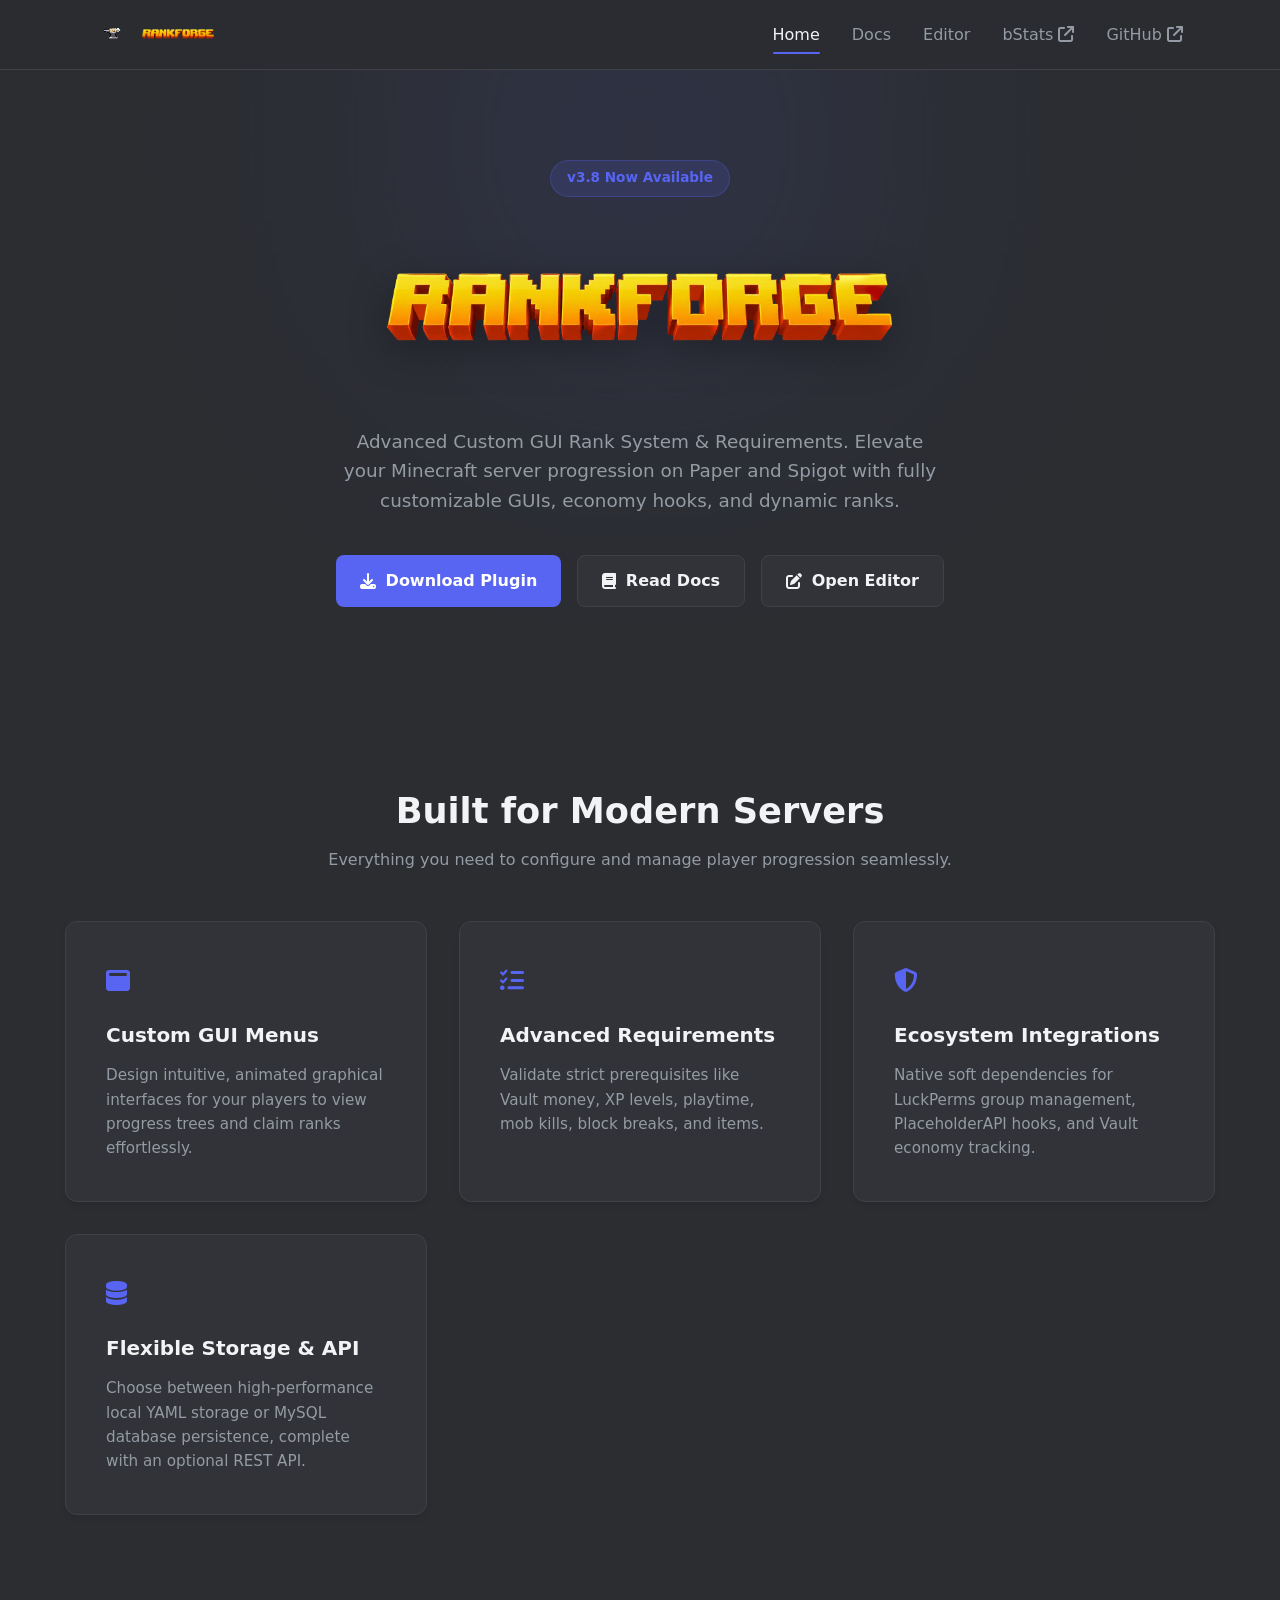
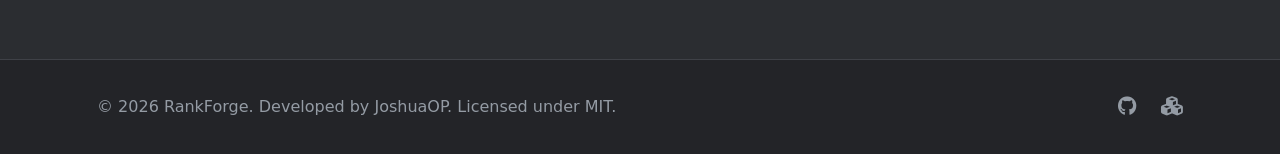
<file: index.html>
<!DOCTYPE html>
<html lang="en">
<head>
    <meta charset="UTF-8">
    <meta name="viewport" content="width=device-width, initial-scale=1.0">
    <title>RankForge - Home</title>
    <meta name="description" content="A modular, production-ready Minecraft rank management plugin for Paper and Spigot with custom GUIs, Vault integration, and dynamic progression requirements.">
    
    <!-- Open Graph / Social Preview Meta Tags -->
    <meta property="og:title" content="RankForge - Advanced Minecraft Rank Management">
    <meta property="og:description" content="Elevate your Minecraft server progression with fully customizable GUIs, Vault/LuckPerms integration, and dynamic requirements.">
    <meta property="og:type" content="website">

    <link rel="stylesheet" href="css/style.css">
    <link rel="stylesheet" href="https://cdnjs.cloudflare.com/ajax/libs/font-awesome/6.4.0/css/all.min.css">
</head>
<body>

    <!-- Header / Navigation -->
    <header class="navbar">
        <div class="container nav-container">
            <a href="index.html" class="logo-brand">
                <img src="assets/img/icon.png" alt="RankForge Icon" class="nav-icon">
                <img src="assets/img/logo.png" alt="RankForge Logo" class="nav-logo-img">
            </a>
            <nav class="nav-links" id="navLinks">
                <a href="index.html" class="active">Home</a>
                <a href="docs/index.html">Docs</a>
                <a href="editor/index.html">Editor</a>
                <a href="https://bstats.org/plugin/bukkit/RankForge/31704" target="_blank" rel="noreferrer">bStats <i class="fa-solid fa-arrow-up-right-from-square"></i></a>
                <a href="https://github.com/JoshuaOP/RankForge" target="_blank" rel="noreferrer">GitHub <i class="fa-solid fa-arrow-up-right-from-square"></i></a>
            </nav>
            <div class="hamburger" id="hamburger">
                <i class="fa-solid fa-bars"></i>
            </div>
        </div>
    </header>

    <!-- Hero Section -->
    <section class="hero">
        <div class="hero-glow"></div>
        <div class="container hero-content">
            <div class="badge">v3.8 Now Available</div>
            
            <!-- Custom Logo Graphic -->
            <div class="hero-logo-container">
                <img src="assets/img/logo.png" alt="RankForge Logo" class="hero-logo">
            </div>

            <p>Advanced Custom GUI Rank System & Requirements. Elevate your Minecraft server progression on Paper and Spigot with fully customizable GUIs, economy hooks, and dynamic ranks.</p>
            
            <div class="hero-btns">
                <a href="https://www.spigotmc.org/resources/%E2%9C%A6rankforge-%E2%9A%A1-advanced-custom-gui-rank-system-requirements.134929/" target="_blank" class="btn btn-primary">
                    <i class="fa-solid fa-download"></i> Download Plugin
                </a>
                <a href="docs/index.html" class="btn btn-secondary">
                    <i class="fa-solid fa-book"></i> Read Docs
                </a>
                <a href="editor/index.html" class="btn btn-secondary">
                    <i class="fa-solid fa-pen-to-square"></i> Open Editor
                </a>
            </div>
        </div>
    </section>

    <!-- Features Section -->
    <section class="features container">
        <h2>Built for Modern Servers</h2>
        <p class="section-subtitle">Everything you need to configure and manage player progression seamlessly.</p>
        
        <div class="feature-grid">
            <div class="feature-card">
                <div class="icon-box"><i class="fa-solid fa-window-maximize"></i></div>
                <h3>Custom GUI Menus</h3>
                <p>Design intuitive, animated graphical interfaces for your players to view progress trees and claim ranks effortlessly.</p>
            </div>
            
            <div class="feature-card">
                <div class="icon-box"><i class="fa-solid fa-list-check"></i></div>
                <h3>Advanced Requirements</h3>
                <p>Validate strict prerequisites like Vault money, XP levels, playtime, mob kills, block breaks, and items.</p>
            </div>
            
            <div class="feature-card">
                <div class="icon-box"><i class="fa-solid fa-shield-halved"></i></div>
                <h3>Ecosystem Integrations</h3>
                <p>Native soft dependencies for LuckPerms group management, PlaceholderAPI hooks, and Vault economy tracking.</p>
            </div>

            <div class="feature-card">
                <div class="icon-box"><i class="fa-solid fa-database"></i></div>
                <h3>Flexible Storage & API</h3>
                <p>Choose between high-performance local YAML storage or MySQL database persistence, complete with an optional REST API.</p>
            </div>
        </div>
    </section>

    <!-- Footer -->
    <footer>
        <div class="container footer-content">
            <p>&copy; 2026 RankForge. Developed by JoshuaOP. Licensed under MIT.</p>
            <div class="social-links">
                <a href="https://github.com/JoshuaOP/RankForge" target="_blank" aria-label="GitHub Repository"><i class="fa-brands fa-github"></i></a>
                <a href="https://www.spigotmc.org/" target="_blank" aria-label="SpigotMC Resource"><i class="fa-solid fa-cubes"></i></a>
            </div>
        </div>
    </footer>

    <script src="js/main.js"></script>
</body>
</html>
</file>
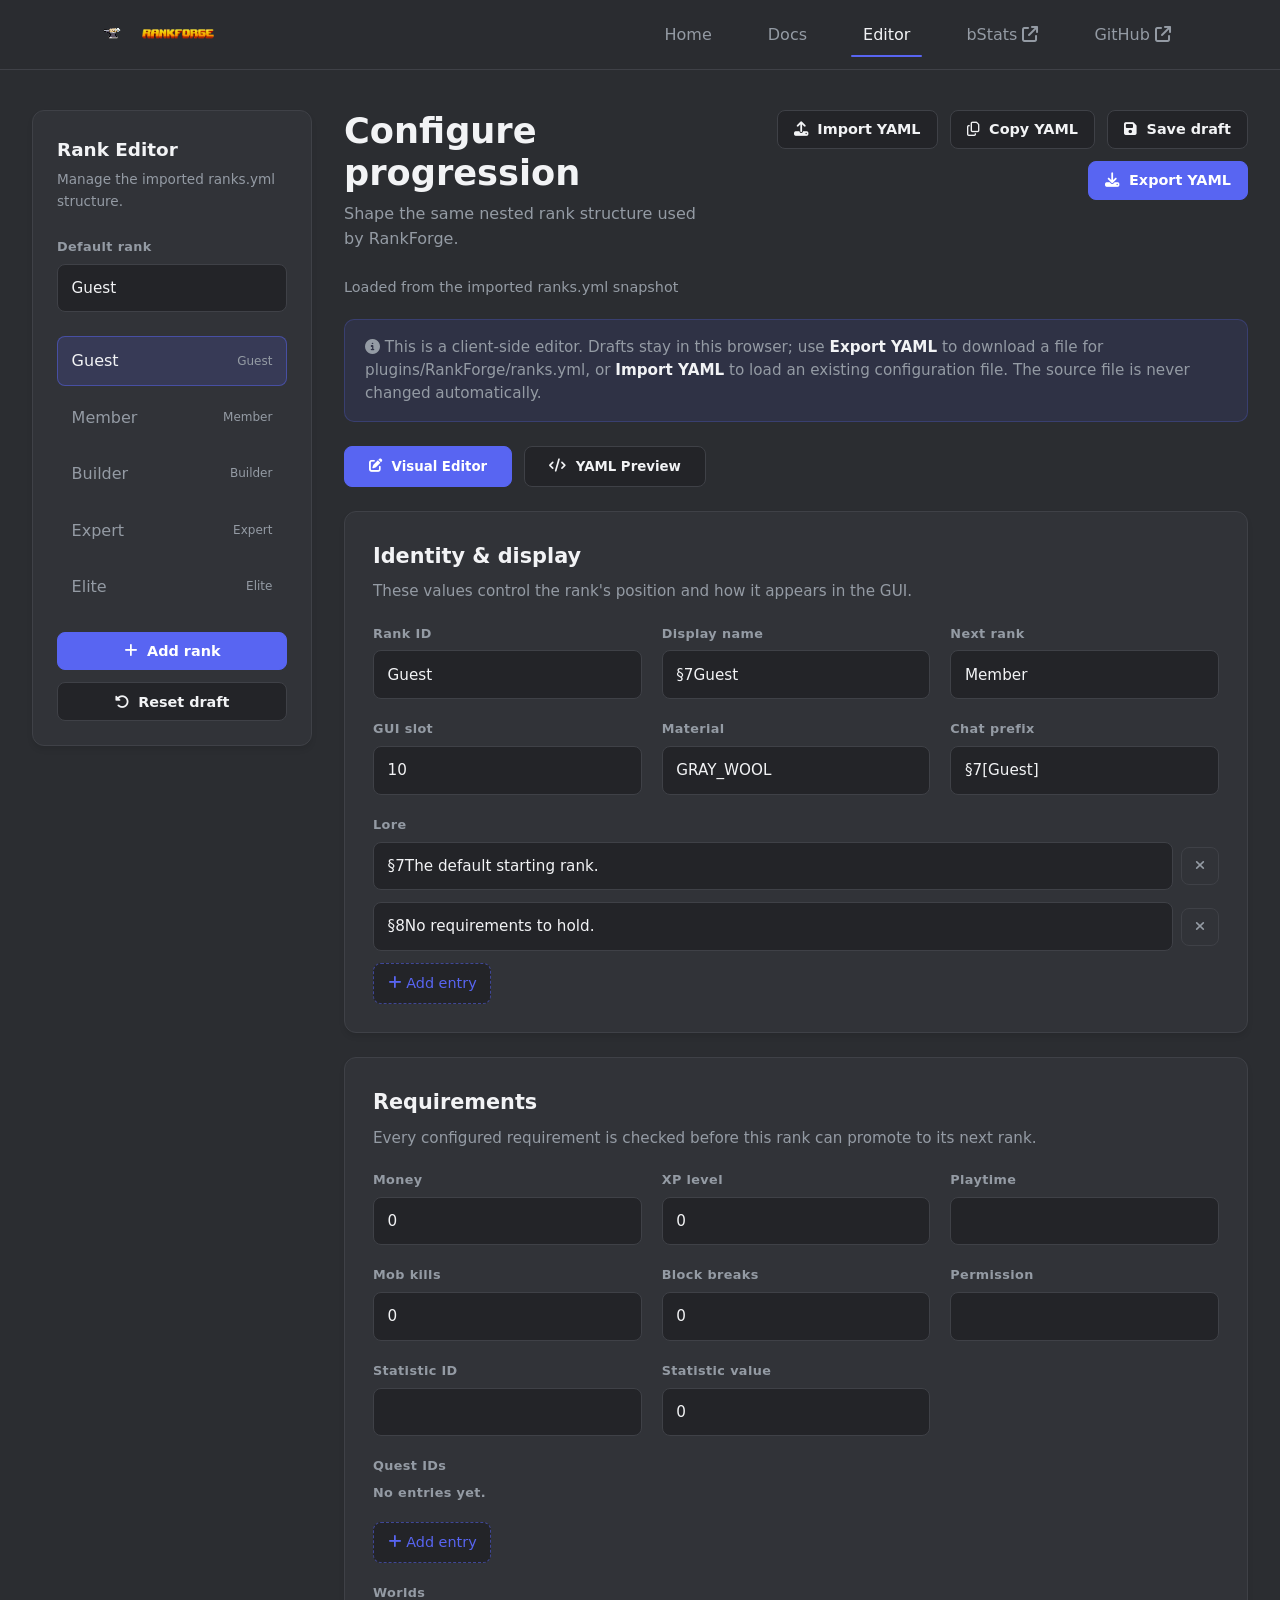
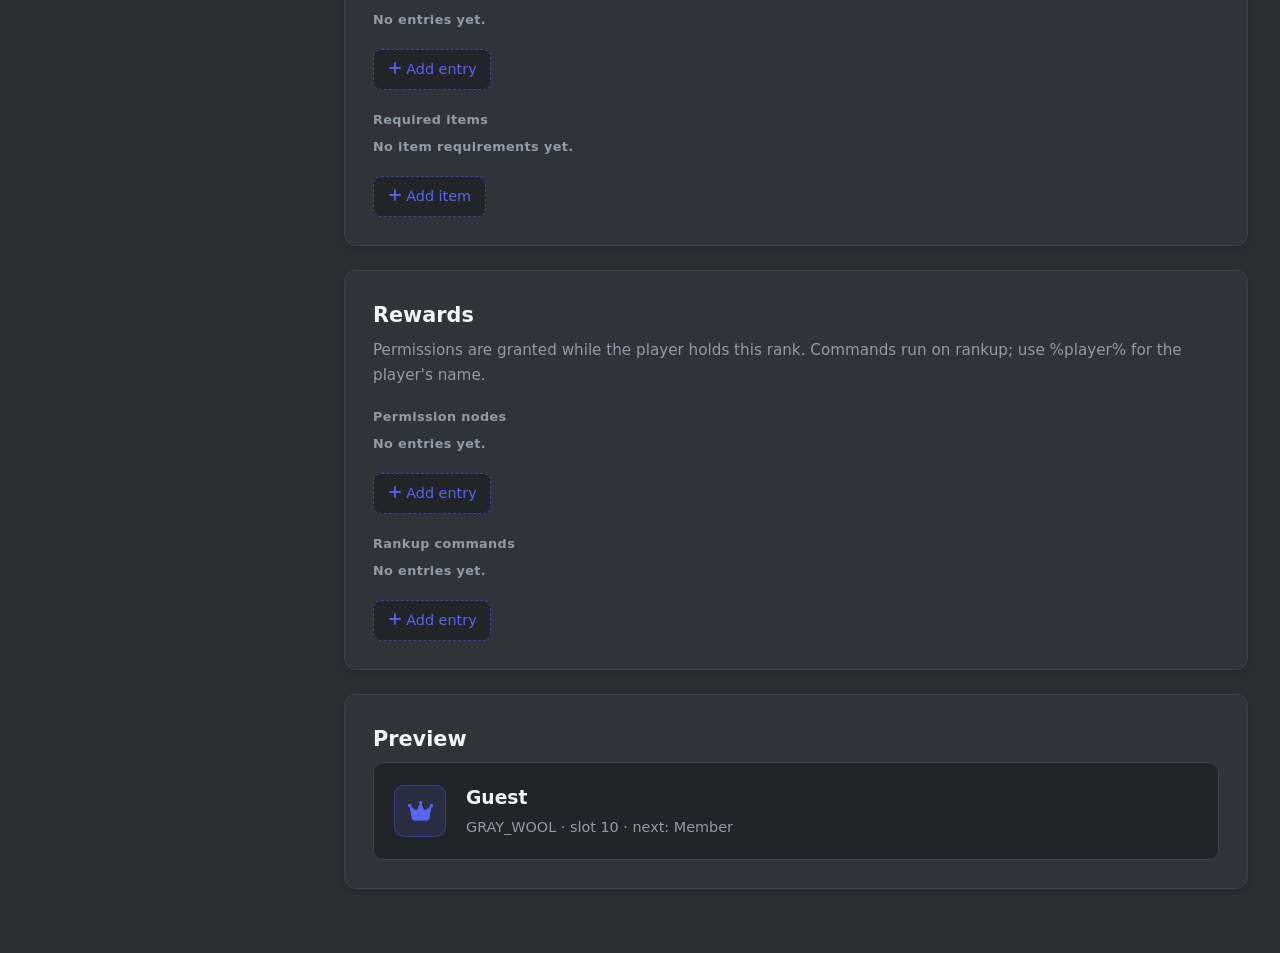
<file: editor/index.html>
<!DOCTYPE html>
<html lang="en">
<head>
    <meta charset="UTF-8">
    <meta name="viewport" content="width=device-width, initial-scale=1.0">
    <meta name="description" content="Edit and export RankForge rank definitions in a browser-friendly interface.">
    <link rel="icon" href="../assets/img/icon.png">
    <title>RankForge Editor</title>
    <link rel="stylesheet" href="../css/style.css">
    <link rel="stylesheet" href="editor.css">
    <link rel="stylesheet" href="https://cdnjs.cloudflare.com/ajax/libs/font-awesome/6.4.0/css/all.min.css">
</head>
<body>
    <header class="navbar">
        <div class="container nav-container">
            <a href="../index.html" class="logo-brand">
                <img src="../assets/img/icon.png" alt="RankForge Icon" class="nav-icon">
                <img src="../assets/img/logo.png" alt="RankForge Logo" class="nav-logo-img">
            </a>
            <nav class="nav-links" id="navLinks">
                <a href="../index.html">Home</a>
                <a href="../docs/index.html">Docs</a>
                <a href="index.html" class="active">Editor</a>
                <a href="https://bstats.org/plugin/bukkit/RankForge/31704" target="_blank" rel="noreferrer">bStats <i class="fa-solid fa-arrow-up-right-from-square"></i></a>
                <a href="https://github.com/JoshuaOP/RankForge" target="_blank" rel="noreferrer">GitHub <i class="fa-solid fa-arrow-up-right-from-square"></i></a>
            </nav>
            <div class="hamburger" id="hamburger">
                <i class="fa-solid fa-bars"></i>
            </div>
        </div>
    </header>

    <div class="editor-shell">
        <aside class="editor-sidebar" aria-label="Rank editor navigation">
            <h2>Rank Editor</h2>
            <p>Manage the imported <code>ranks.yml</code> structure.</p>
            <label class="editor-label" for="defaultRank">Default rank</label>
            <input class="editor-input" id="defaultRank" type="text" value="Guest">
            <div class="editor-rank-list" id="rankList"></div>
            <div class="editor-sidebar-actions">
                <button class="btn btn-primary" id="addRank" type="button"><i class="fa-solid fa-plus"></i> Add rank</button>
                <button class="btn btn-secondary" id="resetDraft" type="button"><i class="fa-solid fa-rotate-left"></i> Reset draft</button>
            </div>
        </aside>

        <main class="editor-main">
            <div class="editor-toolbar">
                <div>
                    <h1>Configure progression</h1>
                    <p>Shape the same nested rank structure used by RankForge.</p>
                </div>
                <div class="editor-toolbar-actions">
                    <button class="btn btn-secondary" id="importYaml" type="button"><i class="fa-solid fa-upload"></i> Import YAML</button>
                    <input type="file" id="importFile" accept=".yml,.yaml" style="display: none;">
                    <button class="btn btn-secondary" id="copyYaml" type="button"><i class="fa-regular fa-copy"></i> Copy YAML</button>
                    <button class="btn btn-secondary" id="saveDraft" type="button"><i class="fa-solid fa-floppy-disk"></i> Save draft</button>
                    <button class="btn btn-primary" id="exportYaml" type="button"><i class="fa-solid fa-download"></i> Export YAML</button>
                </div>
            </div>
            <div class="editor-status" id="editorStatus" role="status" aria-live="polite"></div>
            <div class="editor-notice"><i class="fa-solid fa-circle-info" aria-hidden="true"></i> This is a client-side editor. Drafts stay in this browser; use <strong>Export YAML</strong> to download a file for <code>plugins/RankForge/ranks.yml</code>, or <strong>Import YAML</strong> to load an existing configuration file. The source file is never changed automatically.</div>
            
            <!-- View Mode Switcher Tabs -->
            <div class="editor-view-tabs" style="display: flex; gap: 0.75rem; margin-bottom: 1.5rem;">
                <button class="btn btn-primary" id="tabVisual" type="button"><i class="fa-solid fa-pen-to-square"></i> Visual Editor</button>
                <button class="btn btn-secondary" id="tabYaml" type="button"><i class="fa-solid fa-code"></i> YAML Preview</button>
            </div>

            <!-- Visual Editor View -->
            <div id="visualViewContent">
                <div class="editor-empty" id="editorEmpty" hidden>No rank selected.</div>
                <form id="rankForm" autocomplete="off"></form>
            </div>

            <!-- YAML Preview View -->
            <div id="yamlViewContent" style="display: none;">
                <div class="editor-card">
                    <div style="display: flex; justify-content: space-between; align-items: center; margin-bottom: 1rem;">
                        <h2>ranks.yml Live Preview</h2>
                        <button class="btn btn-secondary" id="previewCopyBtn" type="button" style="padding: 0.4rem 0.8rem; font-size: 0.85rem;"><i class="fa-regular fa-copy"></i> Copy YAML</button>
                    </div>
                    <p>Real-time YAML representation of your configuration ready for <code>plugins/RankForge/ranks.yml</code>.</p>
                    <pre style="background: #1e1f22; border: 1px solid var(--border-color); border-radius: 8px; padding: 1.25rem; color: #a9b7c6; font-family: 'Fira Code', Consolas, Monaco, monospace; font-size: 0.9rem; overflow-x: auto; max-height: 600px; line-height: 1.5;"><code id="yamlPreviewCode">default-rank: Guest
ranks:
  Guest:
    display-name: "&7[Guest]"
    weight: 0
    requirements: []
    rewards: []</code></pre>
                </div>
            </div>
        </main>
    </div>

    <script src="../js/main.js"></script>
    <script src="editor.js"></script>
</body>
</html>
</file>
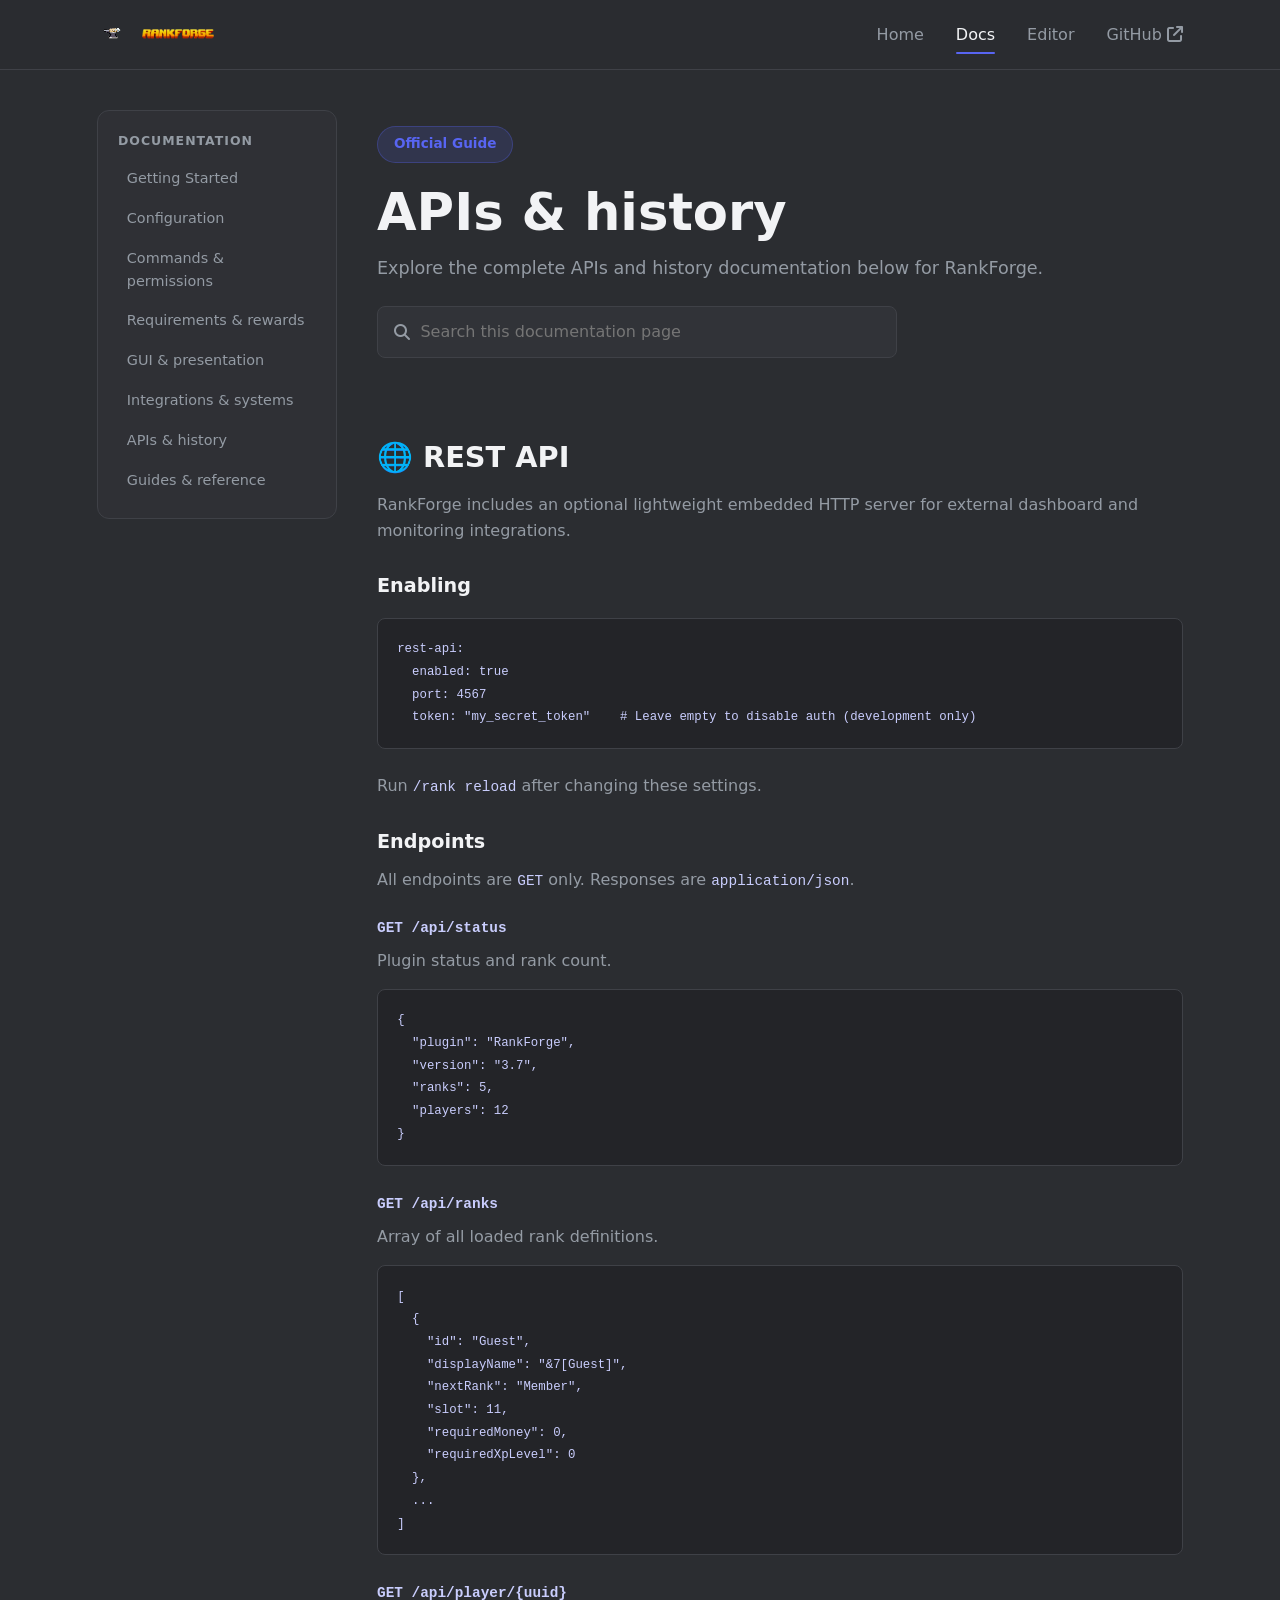
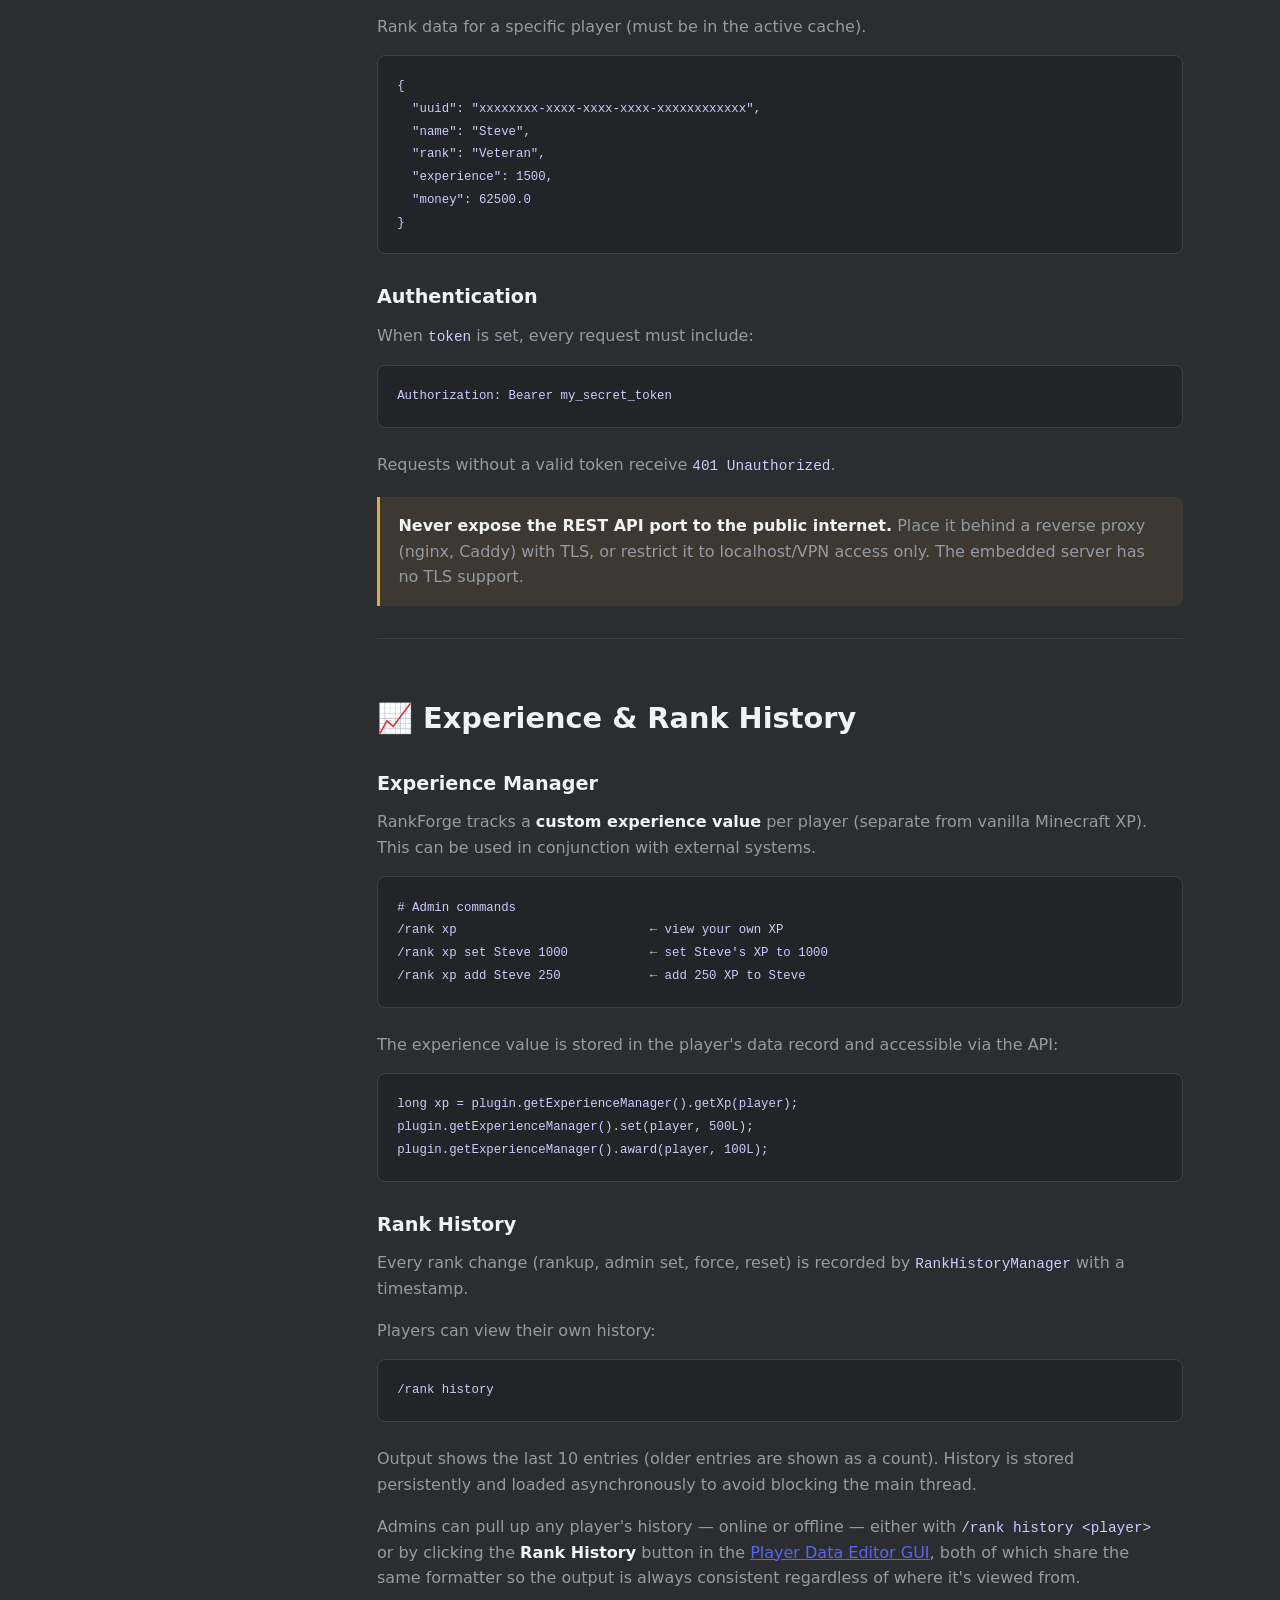
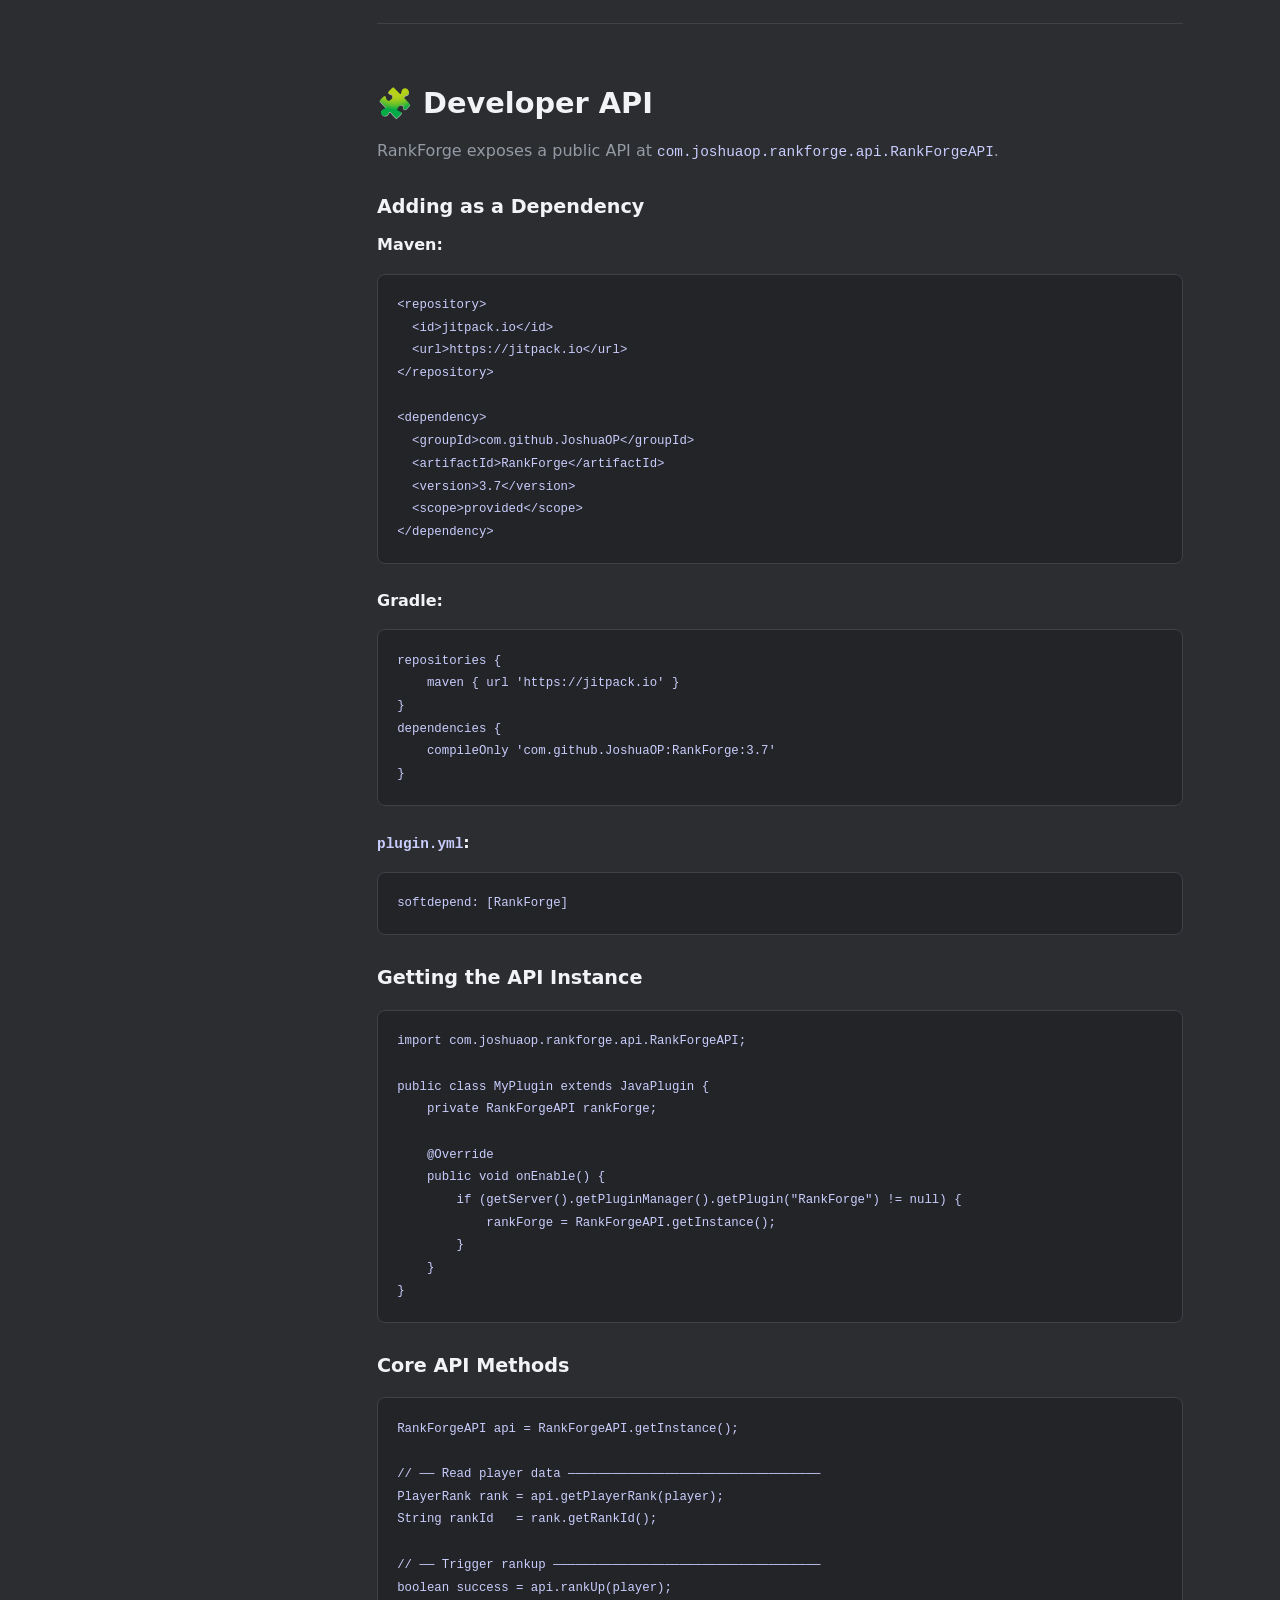
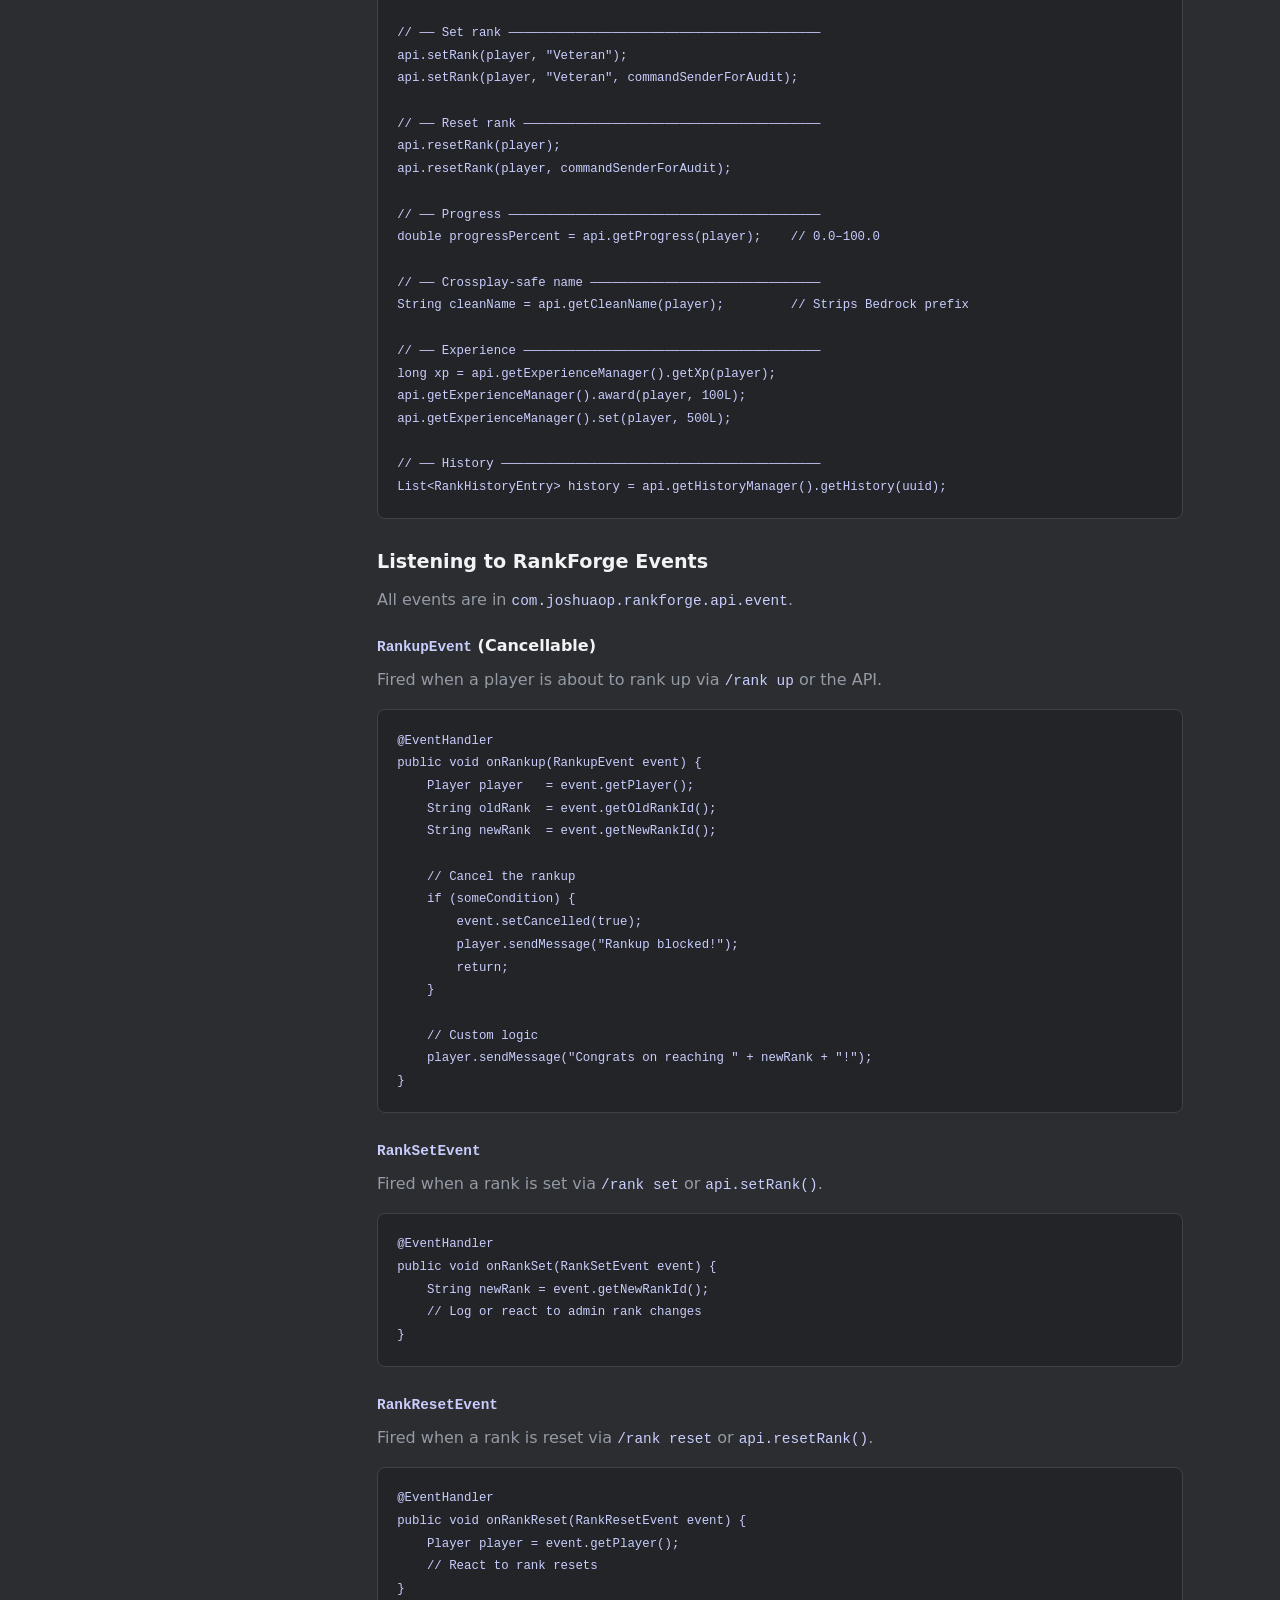
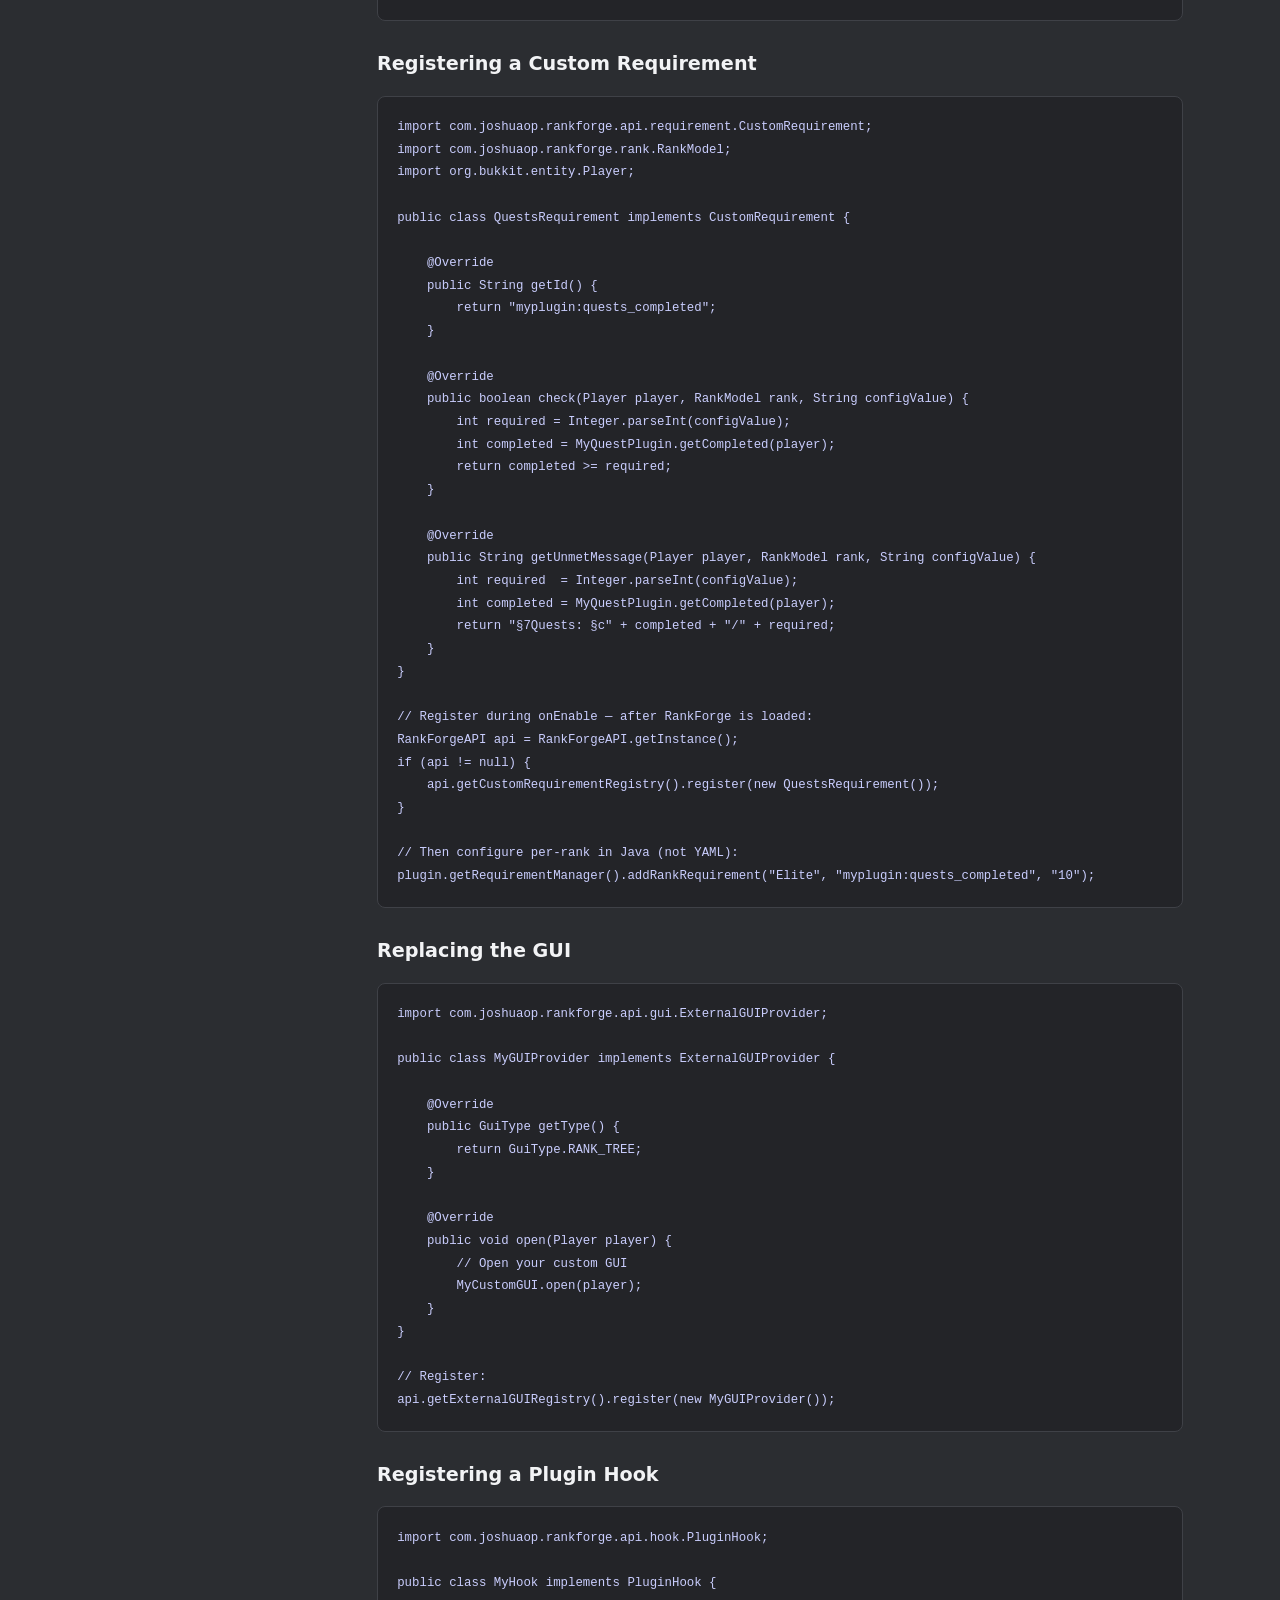
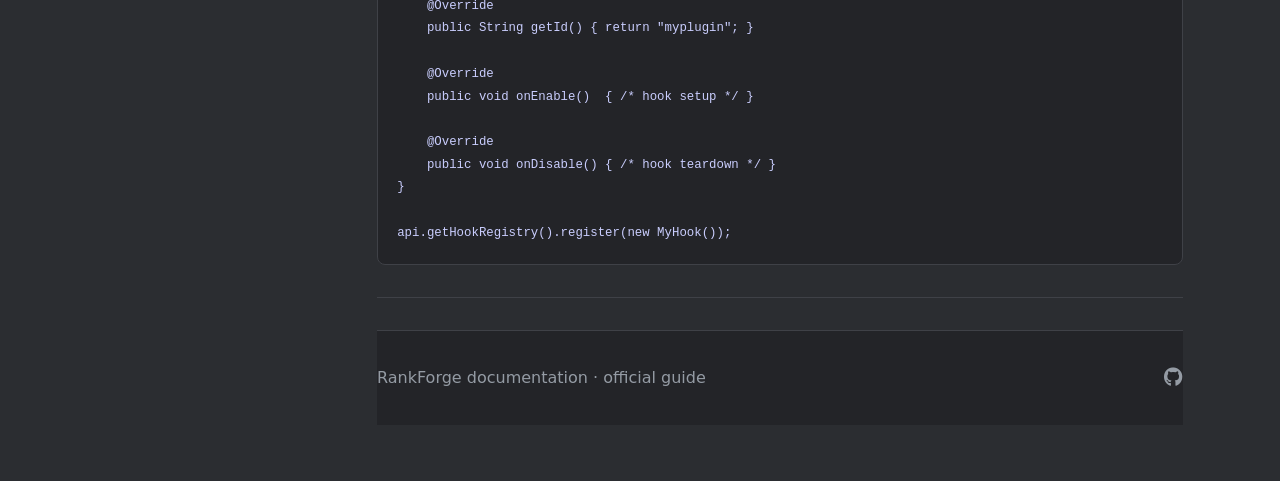
<file: docs/api.html>
<!DOCTYPE html>
<html lang="en">
<head>
    <meta charset="UTF-8">
    <meta name="viewport" content="width=device-width, initial-scale=1.0">
    <meta name="description" content="Complete RankForge documentation for APIs and history.">
    <link rel="icon" href="../assets/img/icon.png">
    <title>APIs &amp; history · RankForge Docs</title>
    <link rel="stylesheet" href="../css/style.css">
    <link rel="stylesheet" href="docs.css">
    <link rel="stylesheet" href="https://cdnjs.cloudflare.com/ajax/libs/font-awesome/6.4.0/css/all.min.css">
</head>
<body>
    <header class="navbar">
        <div class="container nav-container">
            <a href="../index.html" class="logo-brand">
                <img src="../assets/img/icon.png" alt="RankForge Icon" class="nav-icon">
                <img src="../assets/img/logo.png" alt="RankForge Logo" class="nav-logo-img">
            </a>
            <nav class="nav-links" id="navLinks">
                <a href="../index.html">Home</a>
                <a href="index.html" class="active">Docs</a>
                <a href="../editor/index.html">Editor</a>
                <a href="https://github.com/JoshuaOP/RankForge" target="_blank" rel="noreferrer">GitHub <i class="fa-solid fa-arrow-up-right-from-square"></i></a>
            </nav>
            <div class="hamburger" id="hamburger"><i class="fa-solid fa-bars"></i></div>
        </div>
    </header>

    <div class="docs-shell">
        <aside class="docs-sidebar" aria-label="Documentation pages">
            <h2>Documentation</h2>
            <ul><li><a href="index.html">Getting Started</a></li><li><a href="configuration.html">Configuration</a></li><li><a href="commands.html">Commands &amp; permissions</a></li><li><a href="requirements.html">Requirements &amp; rewards</a></li><li><a href="gui.html">GUI &amp; presentation</a></li><li><a href="integrations.html">Integrations &amp; systems</a></li><li><a href="api.html" class="active">APIs &amp; history</a></li><li><a href="guides.html">Guides &amp; reference</a></li></ul>
        </aside>
        <main class="docs-main">
            <section class="docs-hero">
                <span class="badge">Official Guide</span>
                <h1>APIs &amp; history</h1>
                <p>Explore the complete APIs and history documentation below for RankForge.</p>
                <label class="docs-search" for="docsSearch">
                    <i class="fa-solid fa-magnifying-glass" aria-hidden="true"></i>
                    <input id="docsSearch" type="search" placeholder="Search this documentation page" autocomplete="off">
                </label>
            </section>
            <div class="docs-prose"><section class="docs-section"><h2 id="rest-api-1">🌐 REST API</h2>
<p>RankForge includes an optional lightweight embedded HTTP server for external dashboard and monitoring integrations.</p>
<h3 id="enabling">Enabling</h3>
<pre class="docs-code"><code class="language-yaml">rest-api:
  enabled: true
  port: 4567
  token: "my_secret_token"    # Leave empty to disable auth (development only)</code></pre>
<p>Run <code>/rank reload</code> after changing these settings.</p>
<h3 id="endpoints">Endpoints</h3>
<p>All endpoints are <code>GET</code> only. Responses are <code>application/json</code>.</p>
<h4 id="get-apistatus"><code>GET /api/status</code></h4>
<p>Plugin status and rank count.</p>
<pre class="docs-code"><code class="language-json">{
  "plugin": "RankForge",
  "version": "3.7",
  "ranks": 5,
  "players": 12
}</code></pre>
<h4 id="get-apiranks"><code>GET /api/ranks</code></h4>
<p>Array of all loaded rank definitions.</p>
<pre class="docs-code"><code class="language-json">[
  {
    "id": "Guest",
    "displayName": "&amp;7[Guest]",
    "nextRank": "Member",
    "slot": 11,
    "requiredMoney": 0,
    "requiredXpLevel": 0
  },
  ...
]</code></pre>
<h4 id="get-apiplayeruuid"><code>GET /api/player/{uuid}</code></h4>
<p>Rank data for a specific player (must be in the active cache).</p>
<pre class="docs-code"><code class="language-json">{
  "uuid": "xxxxxxxx-xxxx-xxxx-xxxx-xxxxxxxxxxxx",
  "name": "Steve",
  "rank": "Veteran",
  "experience": 1500,
  "money": 62500.0
}</code></pre>
<h3 id="authentication">Authentication</h3>
<p>When <code>token</code> is set, every request must include:</p>
<pre class="docs-code"><code>Authorization: Bearer my_secret_token</code></pre>
<p>Requests without a valid token receive <code>401 Unauthorized</code>.</p>
<div class="docs-callout warning"><p><strong>Never expose the REST API port to the public internet.</strong> Place it behind a reverse proxy (nginx, Caddy) with TLS, or restrict it to localhost/VPN access only. The embedded server has no TLS support.</p></div>
<hr></section>
<section class="docs-section"><h2 id="experience-rank-history">📈 Experience &amp; Rank History</h2>
<h3 id="experience-manager">Experience Manager</h3>
<p>RankForge tracks a <strong>custom experience value</strong> per player (separate from vanilla Minecraft XP). This can be used in conjunction with external systems.</p>
<pre class="docs-code"><code class="language-bash"># Admin commands
/rank xp                          ← view your own XP
/rank xp set Steve 1000           ← set Steve's XP to 1000
/rank xp add Steve 250            ← add 250 XP to Steve</code></pre>
<p>The experience value is stored in the player's data record and accessible via the API:</p>
<pre class="docs-code"><code class="language-java">long xp = plugin.getExperienceManager().getXp(player);
plugin.getExperienceManager().set(player, 500L);
plugin.getExperienceManager().award(player, 100L);</code></pre>
<h3 id="rank-history">Rank History</h3>
<p>Every rank change (rankup, admin set, force, reset) is recorded by <code>RankHistoryManager</code> with a timestamp.</p>
<p>Players can view their own history:</p>
<pre class="docs-code"><code>/rank history</code></pre>
<p>Output shows the last 10 entries (older entries are shown as a count). History is stored persistently and loaded asynchronously to avoid blocking the main thread.</p>
<p>Admins can pull up any player's history — online or offline — either with <code>/rank history &lt;player&gt;</code> or by clicking the <strong>Rank History</strong> button in the <a href="gui.html#gui-system">Player Data Editor GUI</a>, both of which share the same formatter so the output is always consistent regardless of where it's viewed from.</p>
<hr></section>
<section class="docs-section"><h2 id="developer-api">🧩 Developer API</h2>
<p>RankForge exposes a public API at <code>com.joshuaop.rankforge.api.RankForgeAPI</code>.</p>
<h3 id="adding-as-a-dependency">Adding as a Dependency</h3>
<p><strong>Maven:</strong></p>
<pre class="docs-code"><code class="language-xml">&lt;repository&gt;
  &lt;id&gt;jitpack.io&lt;/id&gt;
  &lt;url&gt;https://jitpack.io&lt;/url&gt;
&lt;/repository&gt;

&lt;dependency&gt;
  &lt;groupId&gt;com.github.JoshuaOP&lt;/groupId&gt;
  &lt;artifactId&gt;RankForge&lt;/artifactId&gt;
  &lt;version&gt;3.7&lt;/version&gt;
  &lt;scope&gt;provided&lt;/scope&gt;
&lt;/dependency&gt;</code></pre>
<p><strong>Gradle:</strong></p>
<pre class="docs-code"><code class="language-groovy">repositories {
    maven { url 'https://jitpack.io' }
}
dependencies {
    compileOnly 'com.github.JoshuaOP:RankForge:3.7'
}</code></pre>
<p><strong><code>plugin.yml</code>:</strong></p>
<pre class="docs-code"><code class="language-yaml">softdepend: [RankForge]</code></pre>
<h3 id="getting-the-api-instance">Getting the API Instance</h3>
<pre class="docs-code"><code class="language-java">import com.joshuaop.rankforge.api.RankForgeAPI;

public class MyPlugin extends JavaPlugin {
    private RankForgeAPI rankForge;

    @Override
    public void onEnable() {
        if (getServer().getPluginManager().getPlugin("RankForge") != null) {
            rankForge = RankForgeAPI.getInstance();
        }
    }
}</code></pre>
<h3 id="core-api-methods">Core API Methods</h3>
<pre class="docs-code"><code class="language-java">RankForgeAPI api = RankForgeAPI.getInstance();

// ── Read player data ──────────────────────────────────
PlayerRank rank = api.getPlayerRank(player);
String rankId   = rank.getRankId();

// ── Trigger rankup ────────────────────────────────────
boolean success = api.rankUp(player);

// ── Set rank ──────────────────────────────────────────
api.setRank(player, "Veteran");
api.setRank(player, "Veteran", commandSenderForAudit);

// ── Reset rank ────────────────────────────────────────
api.resetRank(player);
api.resetRank(player, commandSenderForAudit);

// ── Progress ──────────────────────────────────────────
double progressPercent = api.getProgress(player);    // 0.0–100.0

// ── Crossplay-safe name ───────────────────────────────
String cleanName = api.getCleanName(player);         // Strips Bedrock prefix

// ── Experience ────────────────────────────────────────
long xp = api.getExperienceManager().getXp(player);
api.getExperienceManager().award(player, 100L);
api.getExperienceManager().set(player, 500L);

// ── History ───────────────────────────────────────────
List&lt;RankHistoryEntry&gt; history = api.getHistoryManager().getHistory(uuid);</code></pre>
<h3 id="listening-to-rankforge-events">Listening to RankForge Events</h3>
<p>All events are in <code>com.joshuaop.rankforge.api.event</code>.</p>
<h4 id="rankupevent-cancellable"><code>RankupEvent</code> (Cancellable)</h4>
<p>Fired when a player is about to rank up via <code>/rank up</code> or the API.</p>
<pre class="docs-code"><code class="language-java">@EventHandler
public void onRankup(RankupEvent event) {
    Player player   = event.getPlayer();
    String oldRank  = event.getOldRankId();
    String newRank  = event.getNewRankId();

    // Cancel the rankup
    if (someCondition) {
        event.setCancelled(true);
        player.sendMessage("Rankup blocked!");
        return;
    }

    // Custom logic
    player.sendMessage("Congrats on reaching " + newRank + "!");
}</code></pre>
<h4 id="ranksetevent"><code>RankSetEvent</code></h4>
<p>Fired when a rank is set via <code>/rank set</code> or <code>api.setRank()</code>.</p>
<pre class="docs-code"><code class="language-java">@EventHandler
public void onRankSet(RankSetEvent event) {
    String newRank = event.getNewRankId();
    // Log or react to admin rank changes
}</code></pre>
<h4 id="rankresetevent"><code>RankResetEvent</code></h4>
<p>Fired when a rank is reset via <code>/rank reset</code> or <code>api.resetRank()</code>.</p>
<pre class="docs-code"><code class="language-java">@EventHandler
public void onRankReset(RankResetEvent event) {
    Player player = event.getPlayer();
    // React to rank resets
}</code></pre>
<h3 id="registering-a-custom-requirement">Registering a Custom Requirement</h3>
<pre class="docs-code"><code class="language-java">import com.joshuaop.rankforge.api.requirement.CustomRequirement;
import com.joshuaop.rankforge.rank.RankModel;
import org.bukkit.entity.Player;

public class QuestsRequirement implements CustomRequirement {

    @Override
    public String getId() {
        return "myplugin:quests_completed";
    }

    @Override
    public boolean check(Player player, RankModel rank, String configValue) {
        int required = Integer.parseInt(configValue);
        int completed = MyQuestPlugin.getCompleted(player);
        return completed &gt;= required;
    }

    @Override
    public String getUnmetMessage(Player player, RankModel rank, String configValue) {
        int required  = Integer.parseInt(configValue);
        int completed = MyQuestPlugin.getCompleted(player);
        return "§7Quests: §c" + completed + "/" + required;
    }
}

// Register during onEnable — after RankForge is loaded:
RankForgeAPI api = RankForgeAPI.getInstance();
if (api != null) {
    api.getCustomRequirementRegistry().register(new QuestsRequirement());
}

// Then configure per-rank in Java (not YAML):
plugin.getRequirementManager().addRankRequirement("Elite", "myplugin:quests_completed", "10");</code></pre>
<h3 id="replacing-the-gui">Replacing the GUI</h3>
<pre class="docs-code"><code class="language-java">import com.joshuaop.rankforge.api.gui.ExternalGUIProvider;

public class MyGUIProvider implements ExternalGUIProvider {

    @Override
    public GuiType getType() {
        return GuiType.RANK_TREE;
    }

    @Override
    public void open(Player player) {
        // Open your custom GUI
        MyCustomGUI.open(player);
    }
}

// Register:
api.getExternalGUIRegistry().register(new MyGUIProvider());</code></pre>
<h3 id="registering-a-plugin-hook">Registering a Plugin Hook</h3>
<pre class="docs-code"><code class="language-java">import com.joshuaop.rankforge.api.hook.PluginHook;

public class MyHook implements PluginHook {
    @Override
    public String getId() { return "myplugin"; }

    @Override
    public void onEnable()  { /* hook setup */ }

    @Override
    public void onDisable() { /* hook teardown */ }
}

api.getHookRegistry().register(new MyHook());</code></pre>
<hr></section></div>
            <footer class="docs-footer">
                <div class="footer-content">
                    <span>RankForge documentation · official guide</span>
                    <div class="social-links">
                        <a href="https://github.com/JoshuaOP/RankForge" target="_blank" rel="noreferrer" aria-label="RankForge on GitHub"><i class="fa-brands fa-github"></i></a>
                    </div>
                </div>
            </footer>
        </main>
    </div>
    <script src="../js/main.js"></script>
    <script src="docs.js"></script>
</body>
</html>
</file>
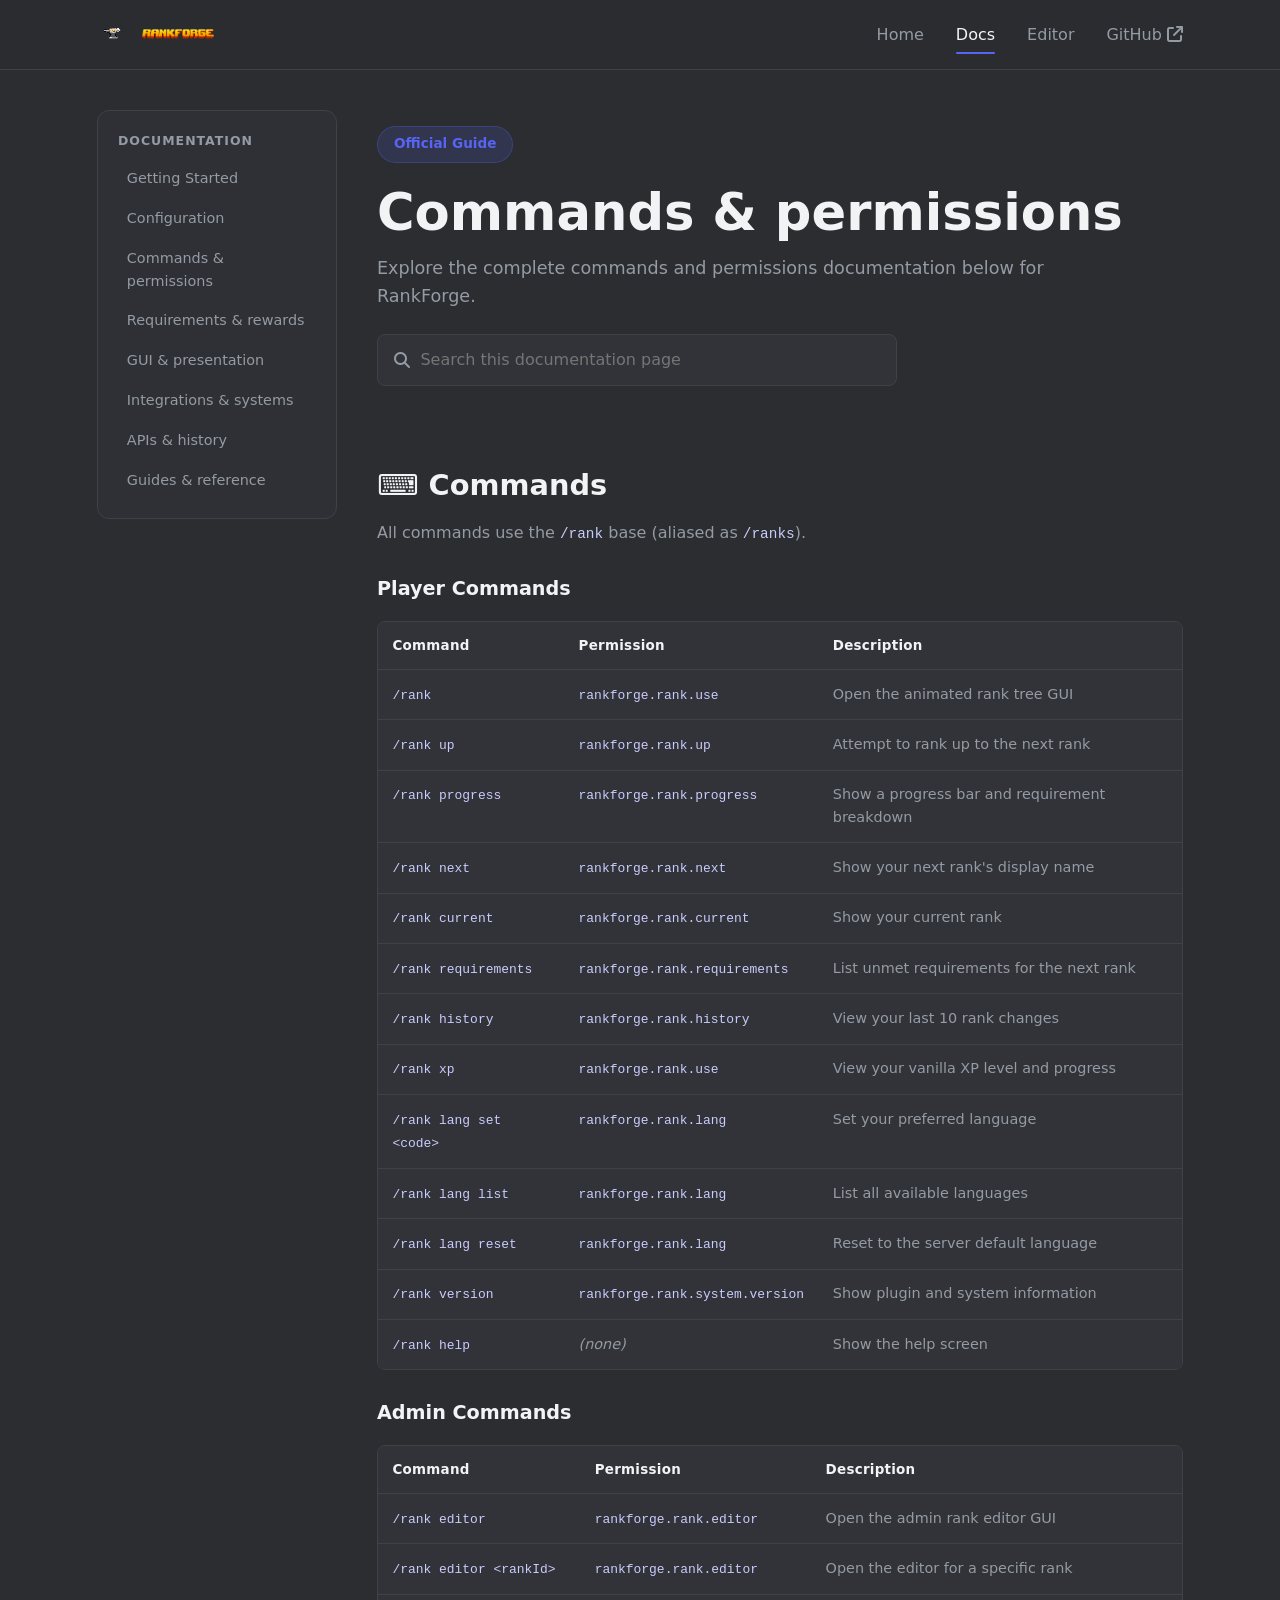
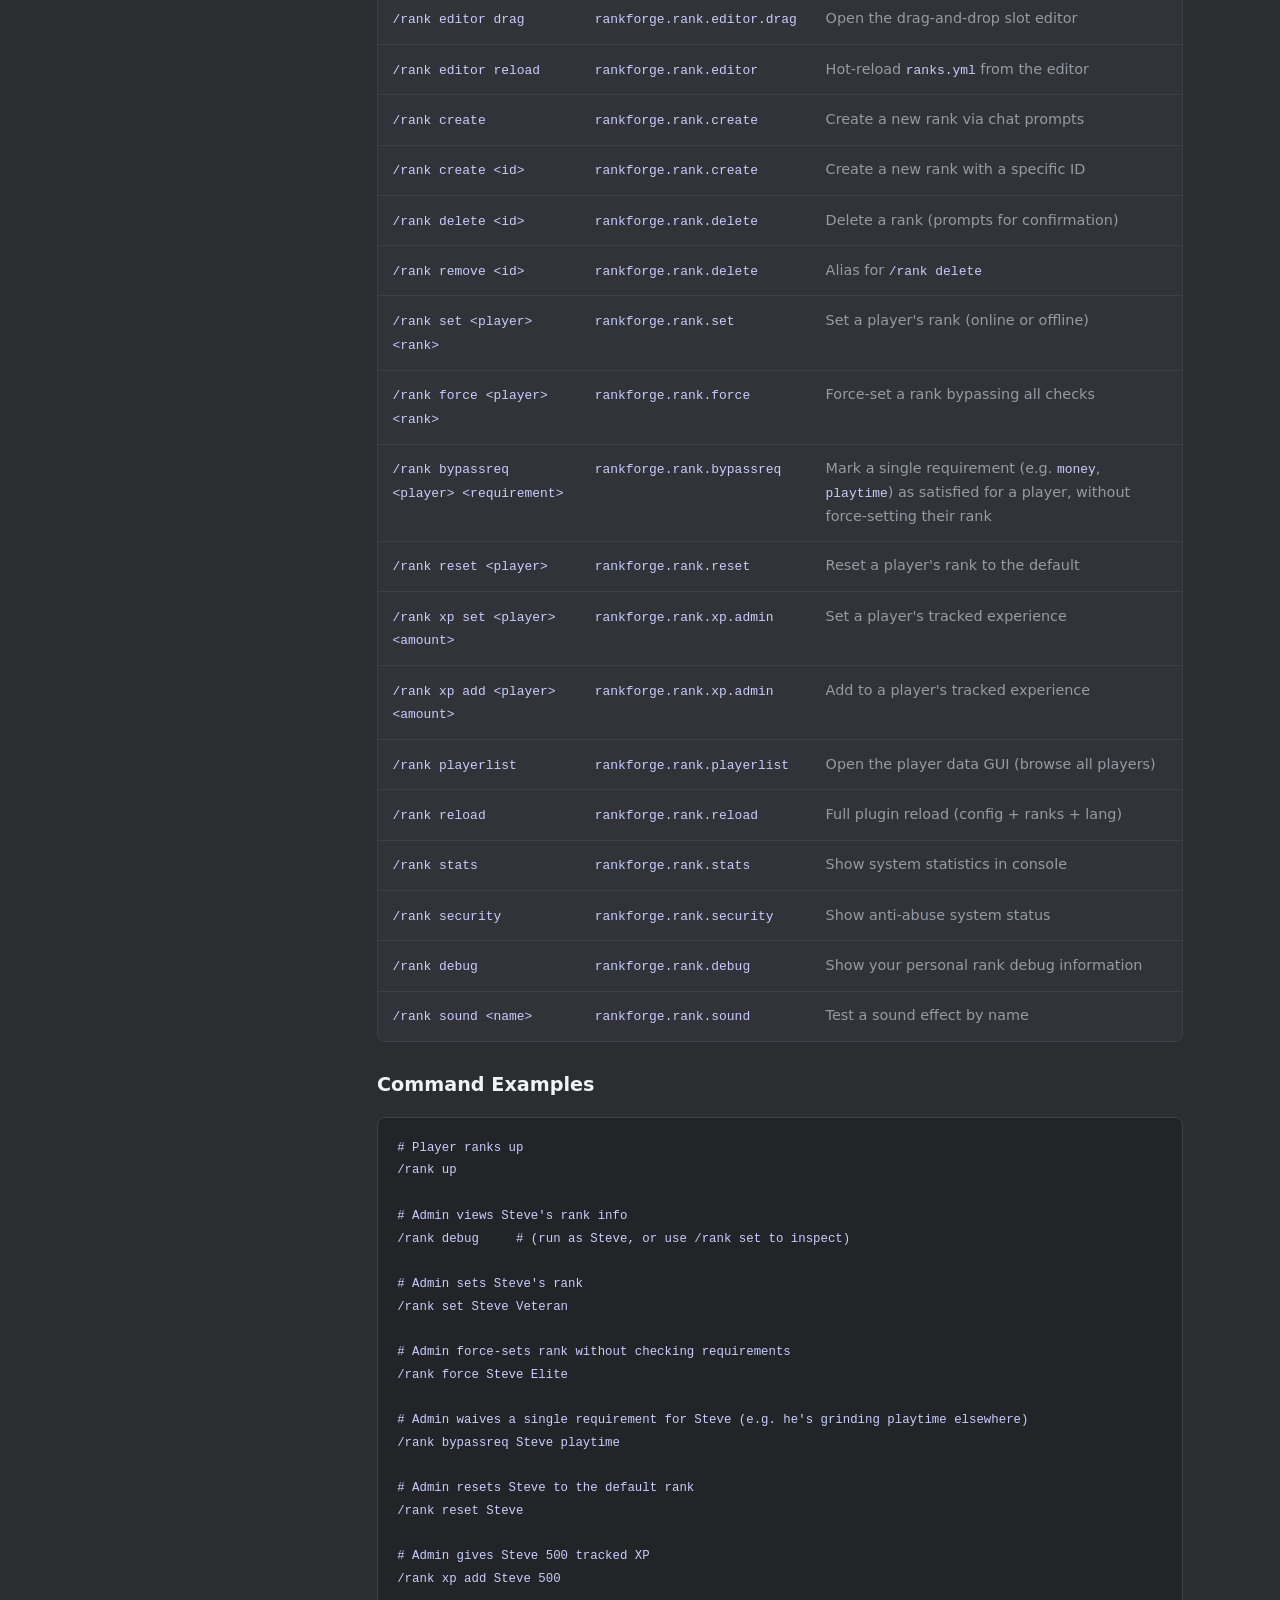
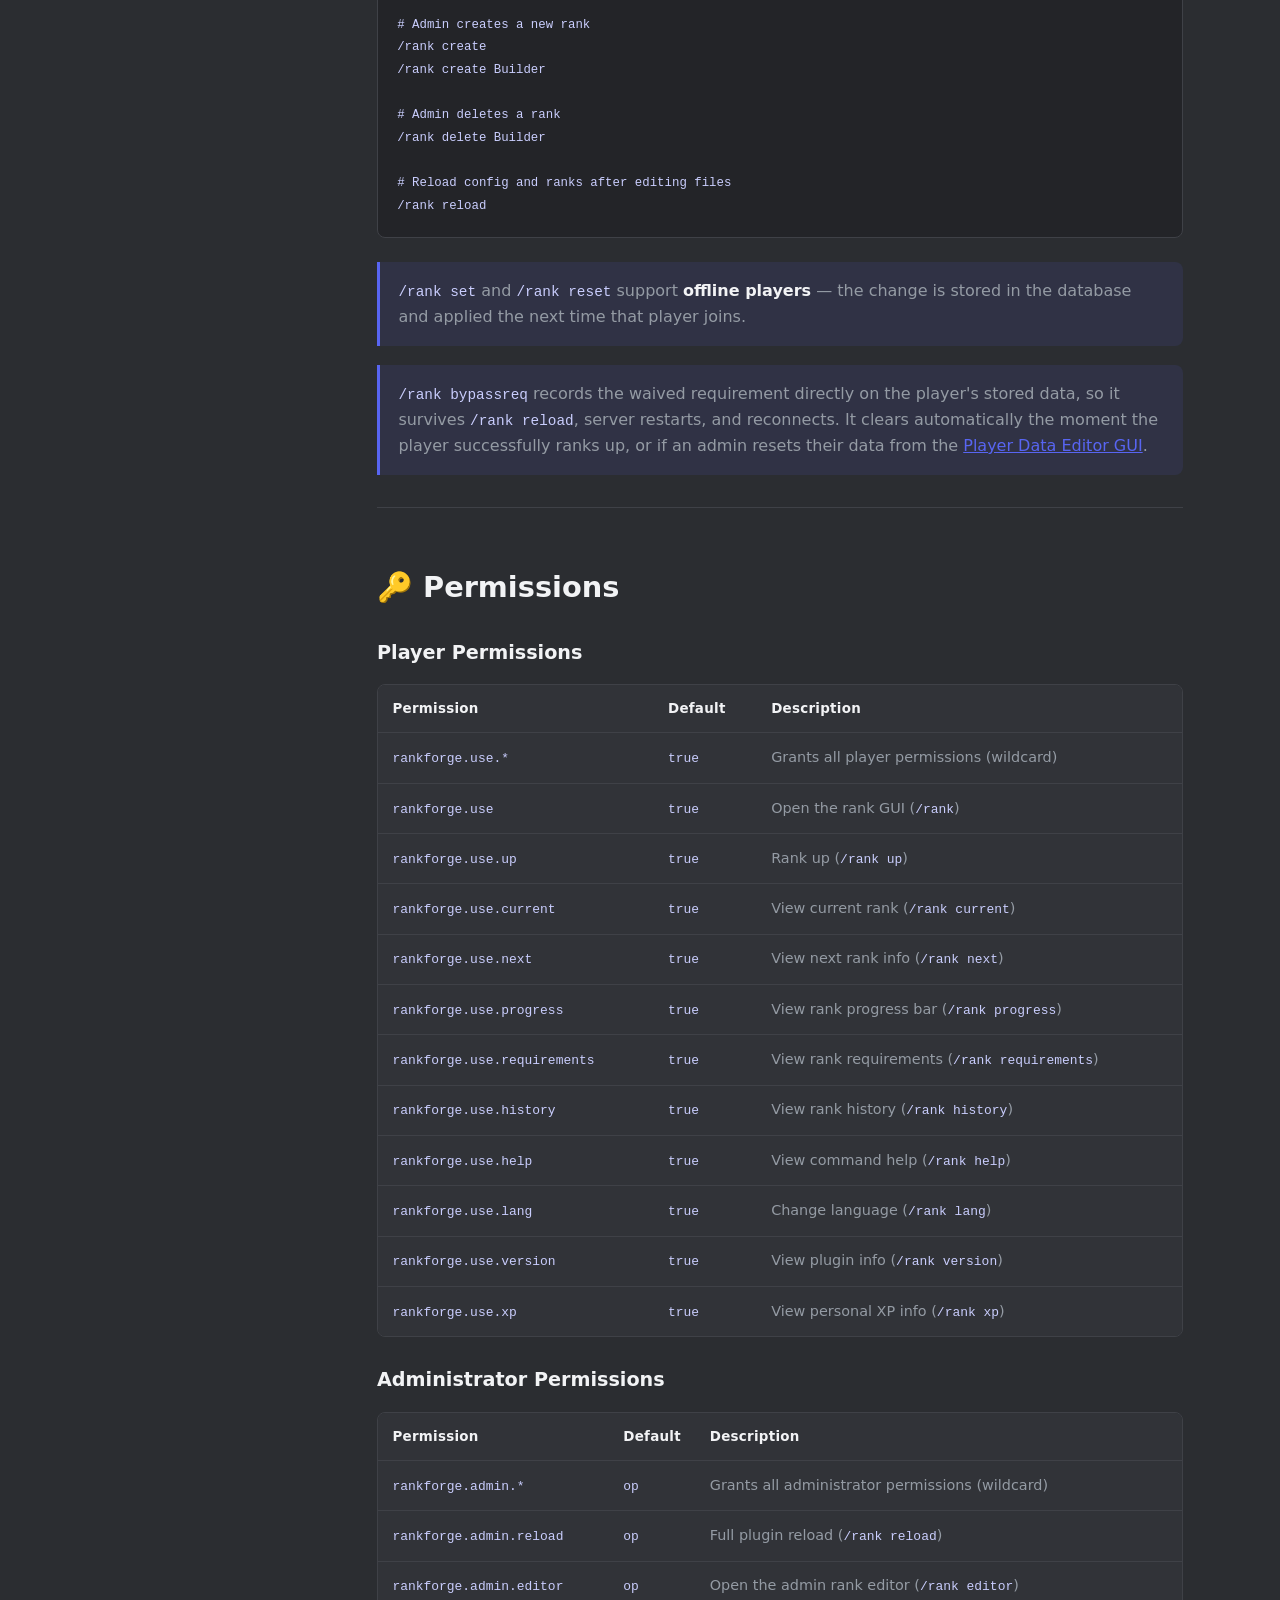
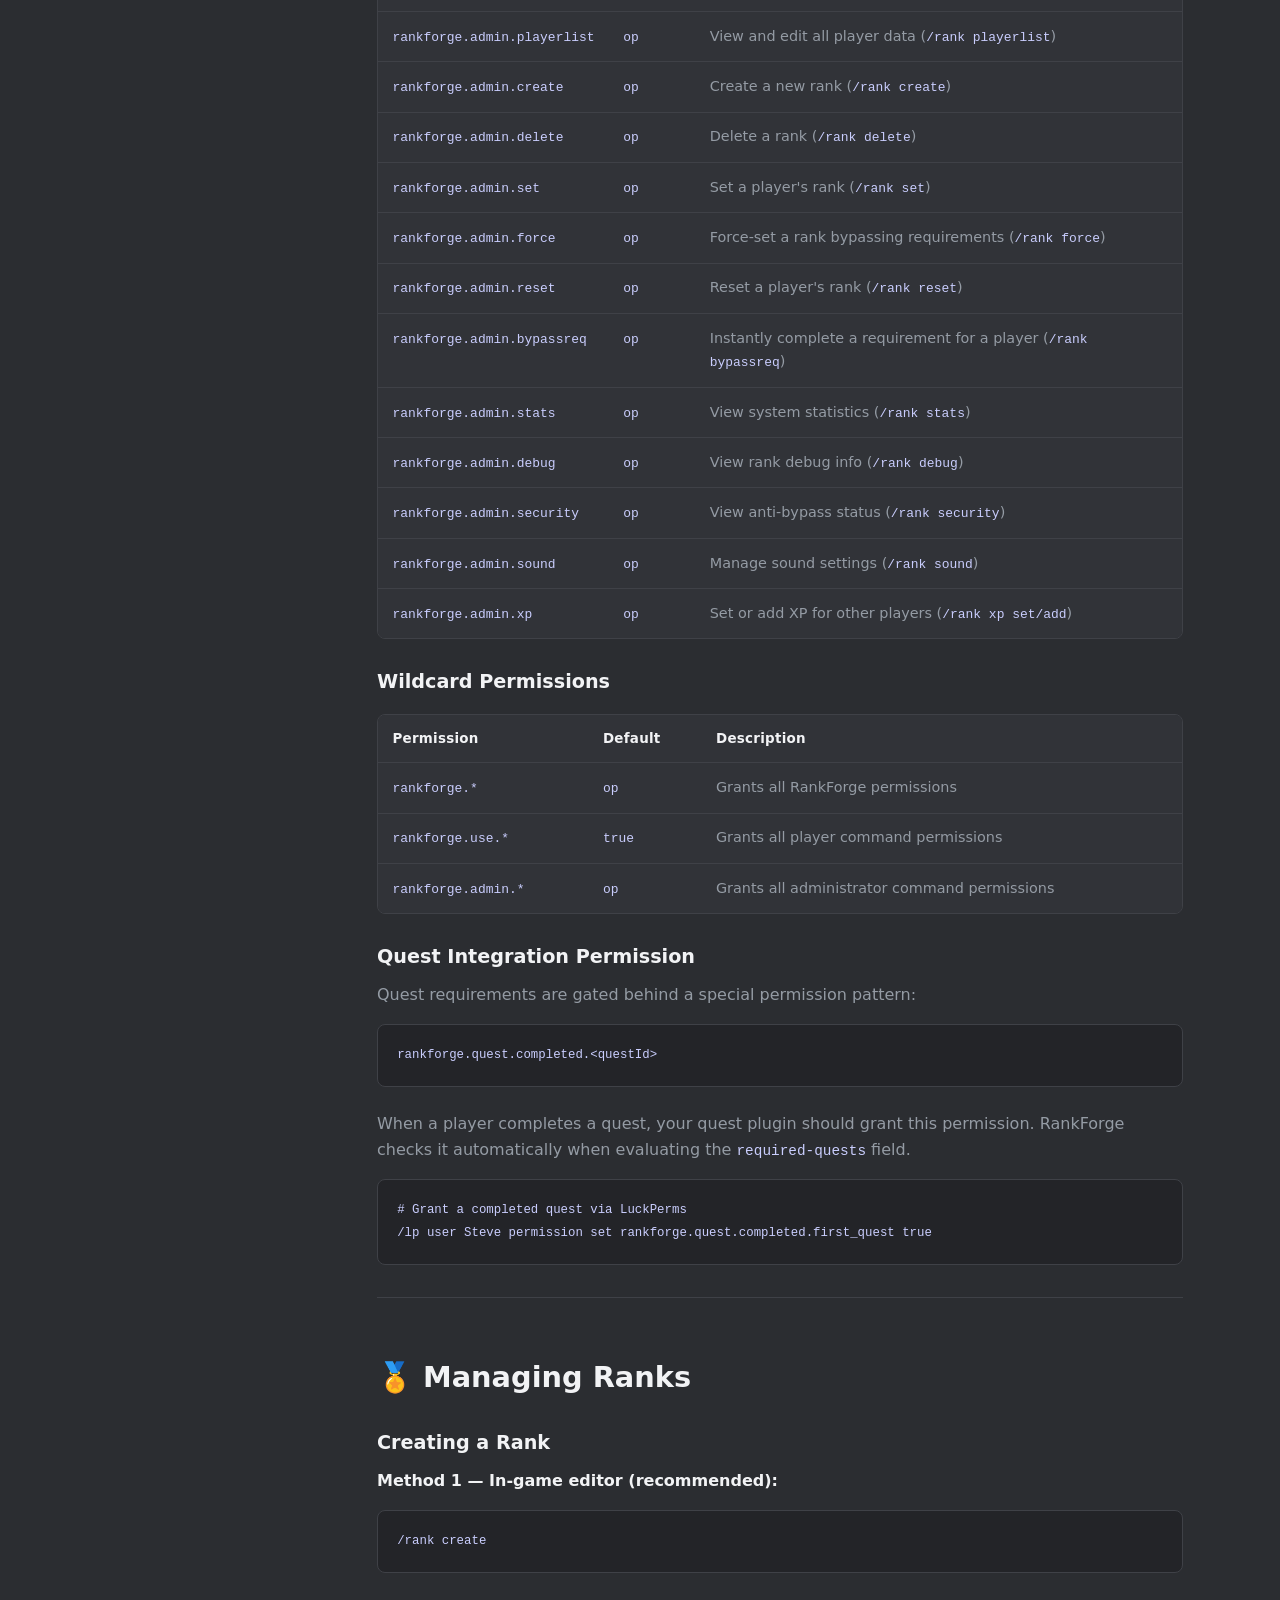
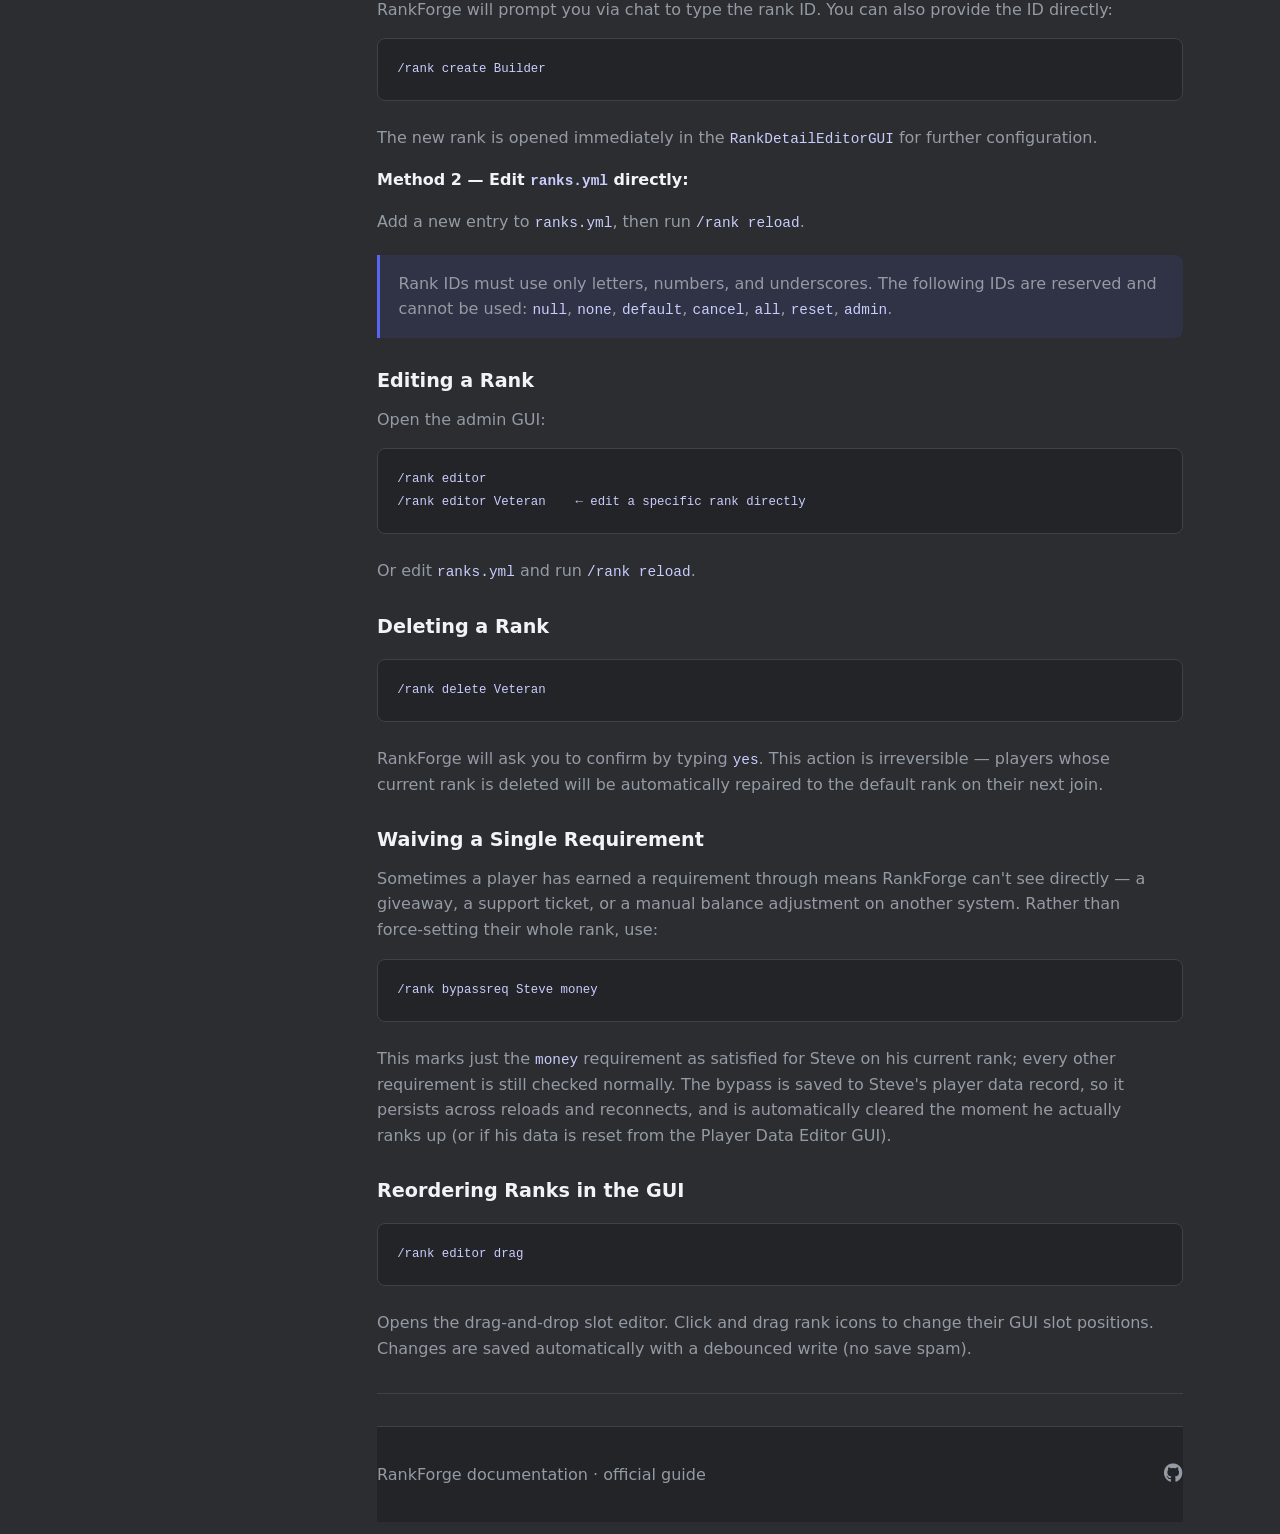
<file: docs/commands.html>
<!DOCTYPE html>
<html lang="en">
<head>
    <meta charset="UTF-8">
    <meta name="viewport" content="width=device-width, initial-scale=1.0">
    <meta name="description" content="Complete RankForge documentation for commands and permissions.">
    <link rel="icon" href="../assets/img/icon.png">
    <title>Commands &amp; permissions · RankForge Docs</title>
    <link rel="stylesheet" href="../css/style.css">
    <link rel="stylesheet" href="docs.css">
    <link rel="stylesheet" href="https://cdnjs.cloudflare.com/ajax/libs/font-awesome/6.4.0/css/all.min.css">
</head>
<body>
    <header class="navbar">
        <div class="container nav-container">
            <a href="../index.html" class="logo-brand">
                <img src="../assets/img/icon.png" alt="RankForge Icon" class="nav-icon">
                <img src="../assets/img/logo.png" alt="RankForge Logo" class="nav-logo-img">
            </a>
            <nav class="nav-links" id="navLinks">
                <a href="../index.html">Home</a>
                <a href="index.html" class="active">Docs</a>
                <a href="../editor/index.html">Editor</a>
                <a href="https://github.com/JoshuaOP/RankForge" target="_blank" rel="noreferrer">GitHub <i class="fa-solid fa-arrow-up-right-from-square"></i></a>
            </nav>
            <div class="hamburger" id="hamburger"><i class="fa-solid fa-bars"></i></div>
        </div>
    </header>

    <div class="docs-shell">
        <aside class="docs-sidebar" aria-label="Documentation pages">
            <h2>Documentation</h2>
            <ul><li><a href="index.html">Getting Started</a></li><li><a href="configuration.html">Configuration</a></li><li><a href="commands.html" class="active">Commands &amp; permissions</a></li><li><a href="requirements.html">Requirements &amp; rewards</a></li><li><a href="gui.html">GUI &amp; presentation</a></li><li><a href="integrations.html">Integrations &amp; systems</a></li><li><a href="api.html">APIs &amp; history</a></li><li><a href="guides.html">Guides &amp; reference</a></li></ul>
        </aside>
        <main class="docs-main">
            <section class="docs-hero">
                <span class="badge">Official Guide</span>
                <h1>Commands &amp; permissions</h1>
                <p>Explore the complete commands and permissions documentation below for RankForge.</p>
                <label class="docs-search" for="docsSearch">
                    <i class="fa-solid fa-magnifying-glass" aria-hidden="true"></i>
                    <input id="docsSearch" type="search" placeholder="Search this documentation page" autocomplete="off">
                </label>
            </section>
            <div class="docs-prose"><section class="docs-section"><h2 id="commands">⌨️ Commands</h2>
<p>All commands use the <code>/rank</code> base (aliased as <code>/ranks</code>).</p>
<h3 id="player-commands">Player Commands</h3>
<div class="docs-table-wrap"><table class="docs-table"><thead><tr><th>Command</th><th>Permission</th><th>Description</th></tr></thead><tbody><tr><td><code>/rank</code></td><td><code>rankforge.rank.use</code></td><td>Open the animated rank tree GUI</td></tr><tr><td><code>/rank up</code></td><td><code>rankforge.rank.up</code></td><td>Attempt to rank up to the next rank</td></tr><tr><td><code>/rank progress</code></td><td><code>rankforge.rank.progress</code></td><td>Show a progress bar and requirement breakdown</td></tr><tr><td><code>/rank next</code></td><td><code>rankforge.rank.next</code></td><td>Show your next rank's display name</td></tr><tr><td><code>/rank current</code></td><td><code>rankforge.rank.current</code></td><td>Show your current rank</td></tr><tr><td><code>/rank requirements</code></td><td><code>rankforge.rank.requirements</code></td><td>List unmet requirements for the next rank</td></tr><tr><td><code>/rank history</code></td><td><code>rankforge.rank.history</code></td><td>View your last 10 rank changes</td></tr><tr><td><code>/rank xp</code></td><td><code>rankforge.rank.use</code></td><td>View your vanilla XP level and progress</td></tr><tr><td><code>/rank lang set &lt;code&gt;</code></td><td><code>rankforge.rank.lang</code></td><td>Set your preferred language</td></tr><tr><td><code>/rank lang list</code></td><td><code>rankforge.rank.lang</code></td><td>List all available languages</td></tr><tr><td><code>/rank lang reset</code></td><td><code>rankforge.rank.lang</code></td><td>Reset to the server default language</td></tr><tr><td><code>/rank version</code></td><td><code>rankforge.rank.system.version</code></td><td>Show plugin and system information</td></tr><tr><td><code>/rank help</code></td><td><em>(none)</em></td><td>Show the help screen</td></tr></tbody></table></div>
<h3 id="admin-commands">Admin Commands</h3>
<div class="docs-table-wrap"><table class="docs-table"><thead><tr><th>Command</th><th>Permission</th><th>Description</th></tr></thead><tbody><tr><td><code>/rank editor</code></td><td><code>rankforge.rank.editor</code></td><td>Open the admin rank editor GUI</td></tr><tr><td><code>/rank editor &lt;rankId&gt;</code></td><td><code>rankforge.rank.editor</code></td><td>Open the editor for a specific rank</td></tr><tr><td><code>/rank editor drag</code></td><td><code>rankforge.rank.editor.drag</code></td><td>Open the drag-and-drop slot editor</td></tr><tr><td><code>/rank editor reload</code></td><td><code>rankforge.rank.editor</code></td><td>Hot-reload <code>ranks.yml</code> from the editor</td></tr><tr><td><code>/rank create</code></td><td><code>rankforge.rank.create</code></td><td>Create a new rank via chat prompts</td></tr><tr><td><code>/rank create &lt;id&gt;</code></td><td><code>rankforge.rank.create</code></td><td>Create a new rank with a specific ID</td></tr><tr><td><code>/rank delete &lt;id&gt;</code></td><td><code>rankforge.rank.delete</code></td><td>Delete a rank (prompts for confirmation)</td></tr><tr><td><code>/rank remove &lt;id&gt;</code></td><td><code>rankforge.rank.delete</code></td><td>Alias for <code>/rank delete</code></td></tr><tr><td><code>/rank set &lt;player&gt; &lt;rank&gt;</code></td><td><code>rankforge.rank.set</code></td><td>Set a player's rank (online or offline)</td></tr><tr><td><code>/rank force &lt;player&gt; &lt;rank&gt;</code></td><td><code>rankforge.rank.force</code></td><td>Force-set a rank bypassing all checks</td></tr><tr><td><code>/rank bypassreq &lt;player&gt; &lt;requirement&gt;</code></td><td><code>rankforge.rank.bypassreq</code></td><td>Mark a single requirement (e.g. <code>money</code>, <code>playtime</code>) as satisfied for a player, without force-setting their rank</td></tr><tr><td><code>/rank reset &lt;player&gt;</code></td><td><code>rankforge.rank.reset</code></td><td>Reset a player's rank to the default</td></tr><tr><td><code>/rank xp set &lt;player&gt; &lt;amount&gt;</code></td><td><code>rankforge.rank.xp.admin</code></td><td>Set a player's tracked experience</td></tr><tr><td><code>/rank xp add &lt;player&gt; &lt;amount&gt;</code></td><td><code>rankforge.rank.xp.admin</code></td><td>Add to a player's tracked experience</td></tr><tr><td><code>/rank playerlist</code></td><td><code>rankforge.rank.playerlist</code></td><td>Open the player data GUI (browse all players)</td></tr><tr><td><code>/rank reload</code></td><td><code>rankforge.rank.reload</code></td><td>Full plugin reload (config + ranks + lang)</td></tr><tr><td><code>/rank stats</code></td><td><code>rankforge.rank.stats</code></td><td>Show system statistics in console</td></tr><tr><td><code>/rank security</code></td><td><code>rankforge.rank.security</code></td><td>Show anti-abuse system status</td></tr><tr><td><code>/rank debug</code></td><td><code>rankforge.rank.debug</code></td><td>Show your personal rank debug information</td></tr><tr><td><code>/rank sound &lt;name&gt;</code></td><td><code>rankforge.rank.sound</code></td><td>Test a sound effect by name</td></tr></tbody></table></div>
<h3 id="command-examples">Command Examples</h3>
<pre class="docs-code"><code class="language-bash"># Player ranks up
/rank up

# Admin views Steve's rank info
/rank debug     # (run as Steve, or use /rank set to inspect)

# Admin sets Steve's rank
/rank set Steve Veteran

# Admin force-sets rank without checking requirements
/rank force Steve Elite

# Admin waives a single requirement for Steve (e.g. he's grinding playtime elsewhere)
/rank bypassreq Steve playtime

# Admin resets Steve to the default rank
/rank reset Steve

# Admin gives Steve 500 tracked XP
/rank xp add Steve 500

# Admin creates a new rank
/rank create
/rank create Builder

# Admin deletes a rank
/rank delete Builder

# Reload config and ranks after editing files
/rank reload</code></pre>
<div class="docs-callout tip"><p><code>/rank set</code> and <code>/rank reset</code> support <strong>offline players</strong> — the change is stored in the database and applied the next time that player joins.</p></div>
<div class="docs-callout tip"><p><code>/rank bypassreq</code> records the waived requirement directly on the player's stored data, so it survives <code>/rank reload</code>, server restarts, and reconnects. It clears automatically the moment the player successfully ranks up, or if an admin resets their data from the <a href="gui.html#gui-system">Player Data Editor GUI</a>.</p></div>
<hr></section>
<section class="docs-section"><h2 id="permissions">🔑 Permissions</h2>
<h3 id="player-permissions">Player Permissions</h3>
<div class="docs-table-wrap"><table class="docs-table"><thead><tr><th>Permission</th><th>Default</th><th>Description</th></tr></thead><tbody><tr><td><code>rankforge.use.*</code></td><td><code>true</code></td><td>Grants all player permissions (wildcard)</td></tr><tr><td><code>rankforge.use</code></td><td><code>true</code></td><td>Open the rank GUI (<code>/rank</code>)</td></tr><tr><td><code>rankforge.use.up</code></td><td><code>true</code></td><td>Rank up (<code>/rank up</code>)</td></tr><tr><td><code>rankforge.use.current</code></td><td><code>true</code></td><td>View current rank (<code>/rank current</code>)</td></tr><tr><td><code>rankforge.use.next</code></td><td><code>true</code></td><td>View next rank info (<code>/rank next</code>)</td></tr><tr><td><code>rankforge.use.progress</code></td><td><code>true</code></td><td>View rank progress bar (<code>/rank progress</code>)</td></tr><tr><td><code>rankforge.use.requirements</code></td><td><code>true</code></td><td>View rank requirements (<code>/rank requirements</code>)</td></tr><tr><td><code>rankforge.use.history</code></td><td><code>true</code></td><td>View rank history (<code>/rank history</code>)</td></tr><tr><td><code>rankforge.use.help</code></td><td><code>true</code></td><td>View command help (<code>/rank help</code>)</td></tr><tr><td><code>rankforge.use.lang</code></td><td><code>true</code></td><td>Change language (<code>/rank lang</code>)</td></tr><tr><td><code>rankforge.use.version</code></td><td><code>true</code></td><td>View plugin info (<code>/rank version</code>)</td></tr><tr><td><code>rankforge.use.xp</code></td><td><code>true</code></td><td>View personal XP info (<code>/rank xp</code>)</td></tr></tbody></table></div>
<h3 id="administrator-permissions">Administrator Permissions</h3>
<div class="docs-table-wrap"><table class="docs-table"><thead><tr><th>Permission</th><th>Default</th><th>Description</th></tr></thead><tbody><tr><td><code>rankforge.admin.*</code></td><td><code>op</code></td><td>Grants all administrator permissions (wildcard)</td></tr><tr><td><code>rankforge.admin.reload</code></td><td><code>op</code></td><td>Full plugin reload (<code>/rank reload</code>)</td></tr><tr><td><code>rankforge.admin.editor</code></td><td><code>op</code></td><td>Open the admin rank editor (<code>/rank editor</code>)</td></tr><tr><td><code>rankforge.admin.playerlist</code></td><td><code>op</code></td><td>View and edit all player data (<code>/rank playerlist</code>)</td></tr><tr><td><code>rankforge.admin.create</code></td><td><code>op</code></td><td>Create a new rank (<code>/rank create</code>)</td></tr><tr><td><code>rankforge.admin.delete</code></td><td><code>op</code></td><td>Delete a rank (<code>/rank delete</code>)</td></tr><tr><td><code>rankforge.admin.set</code></td><td><code>op</code></td><td>Set a player's rank (<code>/rank set</code>)</td></tr><tr><td><code>rankforge.admin.force</code></td><td><code>op</code></td><td>Force-set a rank bypassing requirements (<code>/rank force</code>)</td></tr><tr><td><code>rankforge.admin.reset</code></td><td><code>op</code></td><td>Reset a player's rank (<code>/rank reset</code>)</td></tr><tr><td><code>rankforge.admin.bypassreq</code></td><td><code>op</code></td><td>Instantly complete a requirement for a player (<code>/rank bypassreq</code>)</td></tr><tr><td><code>rankforge.admin.stats</code></td><td><code>op</code></td><td>View system statistics (<code>/rank stats</code>)</td></tr><tr><td><code>rankforge.admin.debug</code></td><td><code>op</code></td><td>View rank debug info (<code>/rank debug</code>)</td></tr><tr><td><code>rankforge.admin.security</code></td><td><code>op</code></td><td>View anti-bypass status (<code>/rank security</code>)</td></tr><tr><td><code>rankforge.admin.sound</code></td><td><code>op</code></td><td>Manage sound settings (<code>/rank sound</code>)</td></tr><tr><td><code>rankforge.admin.xp</code></td><td><code>op</code></td><td>Set or add XP for other players (<code>/rank xp set/add</code>)</td></tr></tbody></table></div>
<h3 id="wildcard-permissions">Wildcard Permissions</h3>
<div class="docs-table-wrap"><table class="docs-table"><thead><tr><th>Permission</th><th>Default</th><th>Description</th></tr></thead><tbody><tr><td><code>rankforge.*</code></td><td><code>op</code></td><td>Grants all RankForge permissions</td></tr><tr><td><code>rankforge.use.*</code></td><td><code>true</code></td><td>Grants all player command permissions</td></tr><tr><td><code>rankforge.admin.*</code></td><td><code>op</code></td><td>Grants all administrator command permissions</td></tr></tbody></table></div>
<h3 id="quest-integration-permission">Quest Integration Permission</h3>
<p>Quest requirements are gated behind a special permission pattern:</p>
<pre class="docs-code"><code>rankforge.quest.completed.&lt;questId&gt;</code></pre>
<p>When a player completes a quest, your quest plugin should grant this permission. RankForge checks it automatically when evaluating the <code>required-quests</code> field.</p>
<pre class="docs-code"><code class="language-bash"># Grant a completed quest via LuckPerms
/lp user Steve permission set rankforge.quest.completed.first_quest true</code></pre>
<hr></section>
<section class="docs-section"><h2 id="managing-ranks">🏅 Managing Ranks</h2>
<h3 id="creating-a-rank">Creating a Rank</h3>
<p><strong>Method 1 — In-game editor (recommended):</strong></p>
<pre class="docs-code"><code>/rank create</code></pre>
<p>RankForge will prompt you via chat to type the rank ID. You can also provide the ID directly:</p>
<pre class="docs-code"><code>/rank create Builder</code></pre>
<p>The new rank is opened immediately in the <code>RankDetailEditorGUI</code> for further configuration.</p>
<p><strong>Method 2 — Edit <code>ranks.yml</code> directly:</strong></p>
<p>Add a new entry to <code>ranks.yml</code>, then run <code>/rank reload</code>.</p>
<div class="docs-callout note"><p>Rank IDs must use only letters, numbers, and underscores. The following IDs are reserved and cannot be used: <code>null</code>, <code>none</code>, <code>default</code>, <code>cancel</code>, <code>all</code>, <code>reset</code>, <code>admin</code>.</p></div>
<h3 id="editing-a-rank">Editing a Rank</h3>
<p>Open the admin GUI:</p>
<pre class="docs-code"><code>/rank editor
/rank editor Veteran    ← edit a specific rank directly</code></pre>
<p>Or edit <code>ranks.yml</code> and run <code>/rank reload</code>.</p>
<h3 id="deleting-a-rank">Deleting a Rank</h3>
<pre class="docs-code"><code>/rank delete Veteran</code></pre>
<p>RankForge will ask you to confirm by typing <code>yes</code>. This action is irreversible — players whose current rank is deleted will be automatically repaired to the default rank on their next join.</p>
<h3 id="waiving-a-single-requirement">Waiving a Single Requirement</h3>
<p>Sometimes a player has earned a requirement through means RankForge can't see directly — a giveaway, a support ticket, or a manual balance adjustment on another system. Rather than force-setting their whole rank, use:</p>
<pre class="docs-code"><code>/rank bypassreq Steve money</code></pre>
<p>This marks just the <code>money</code> requirement as satisfied for Steve on his current rank; every other requirement is still checked normally. The bypass is saved to Steve's player data record, so it persists across reloads and reconnects, and is automatically cleared the moment he actually ranks up (or if his data is reset from the Player Data Editor GUI).</p>
<h3 id="reordering-ranks-in-the-gui">Reordering Ranks in the GUI</h3>
<pre class="docs-code"><code>/rank editor drag</code></pre>
<p>Opens the drag-and-drop slot editor. Click and drag rank icons to change their GUI slot positions. Changes are saved automatically with a debounced write (no save spam).</p>
<hr></section></div>
            <footer class="docs-footer">
                <div class="footer-content">
                    <span>RankForge documentation · official guide</span>
                    <div class="social-links">
                        <a href="https://github.com/JoshuaOP/RankForge" target="_blank" rel="noreferrer" aria-label="RankForge on GitHub"><i class="fa-brands fa-github"></i></a>
                    </div>
                </div>
            </footer>
        </main>
    </div>
    <script src="../js/main.js"></script>
    <script src="docs.js"></script>
</body>
</html>
</file>
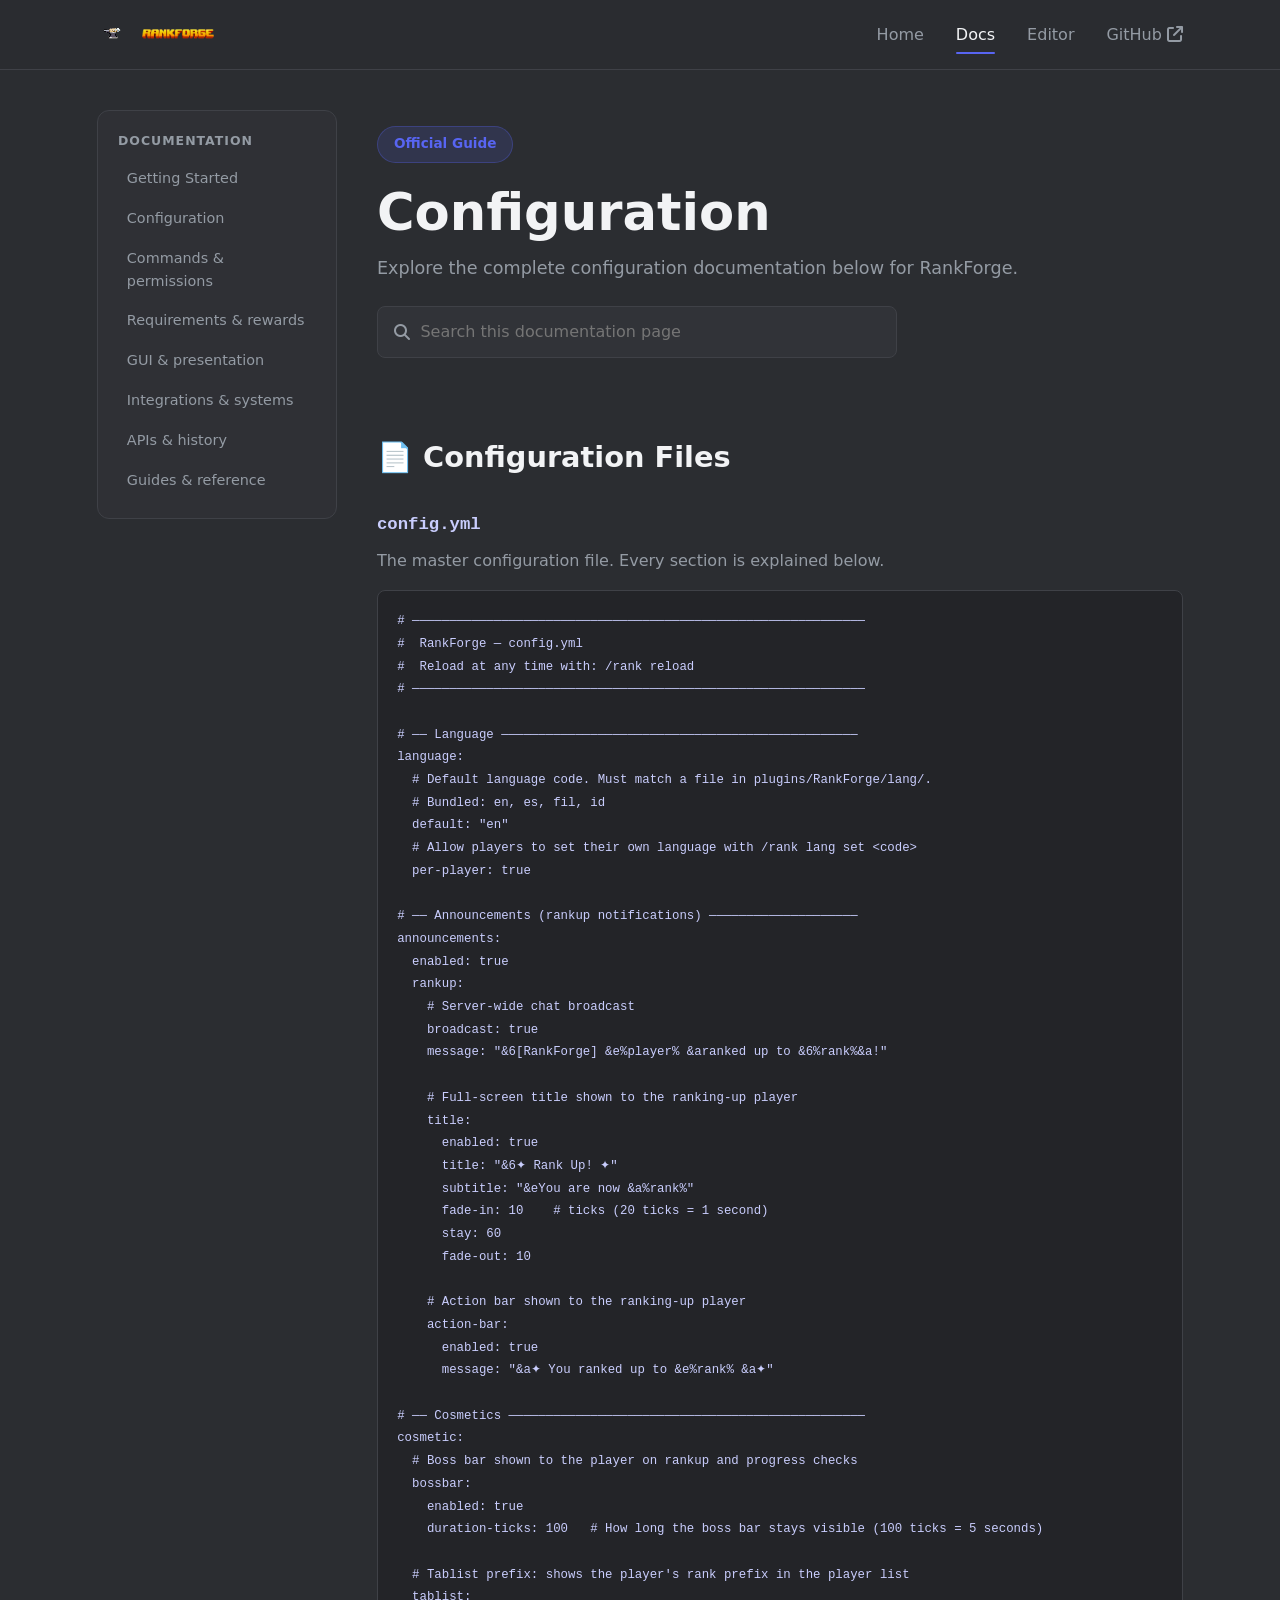
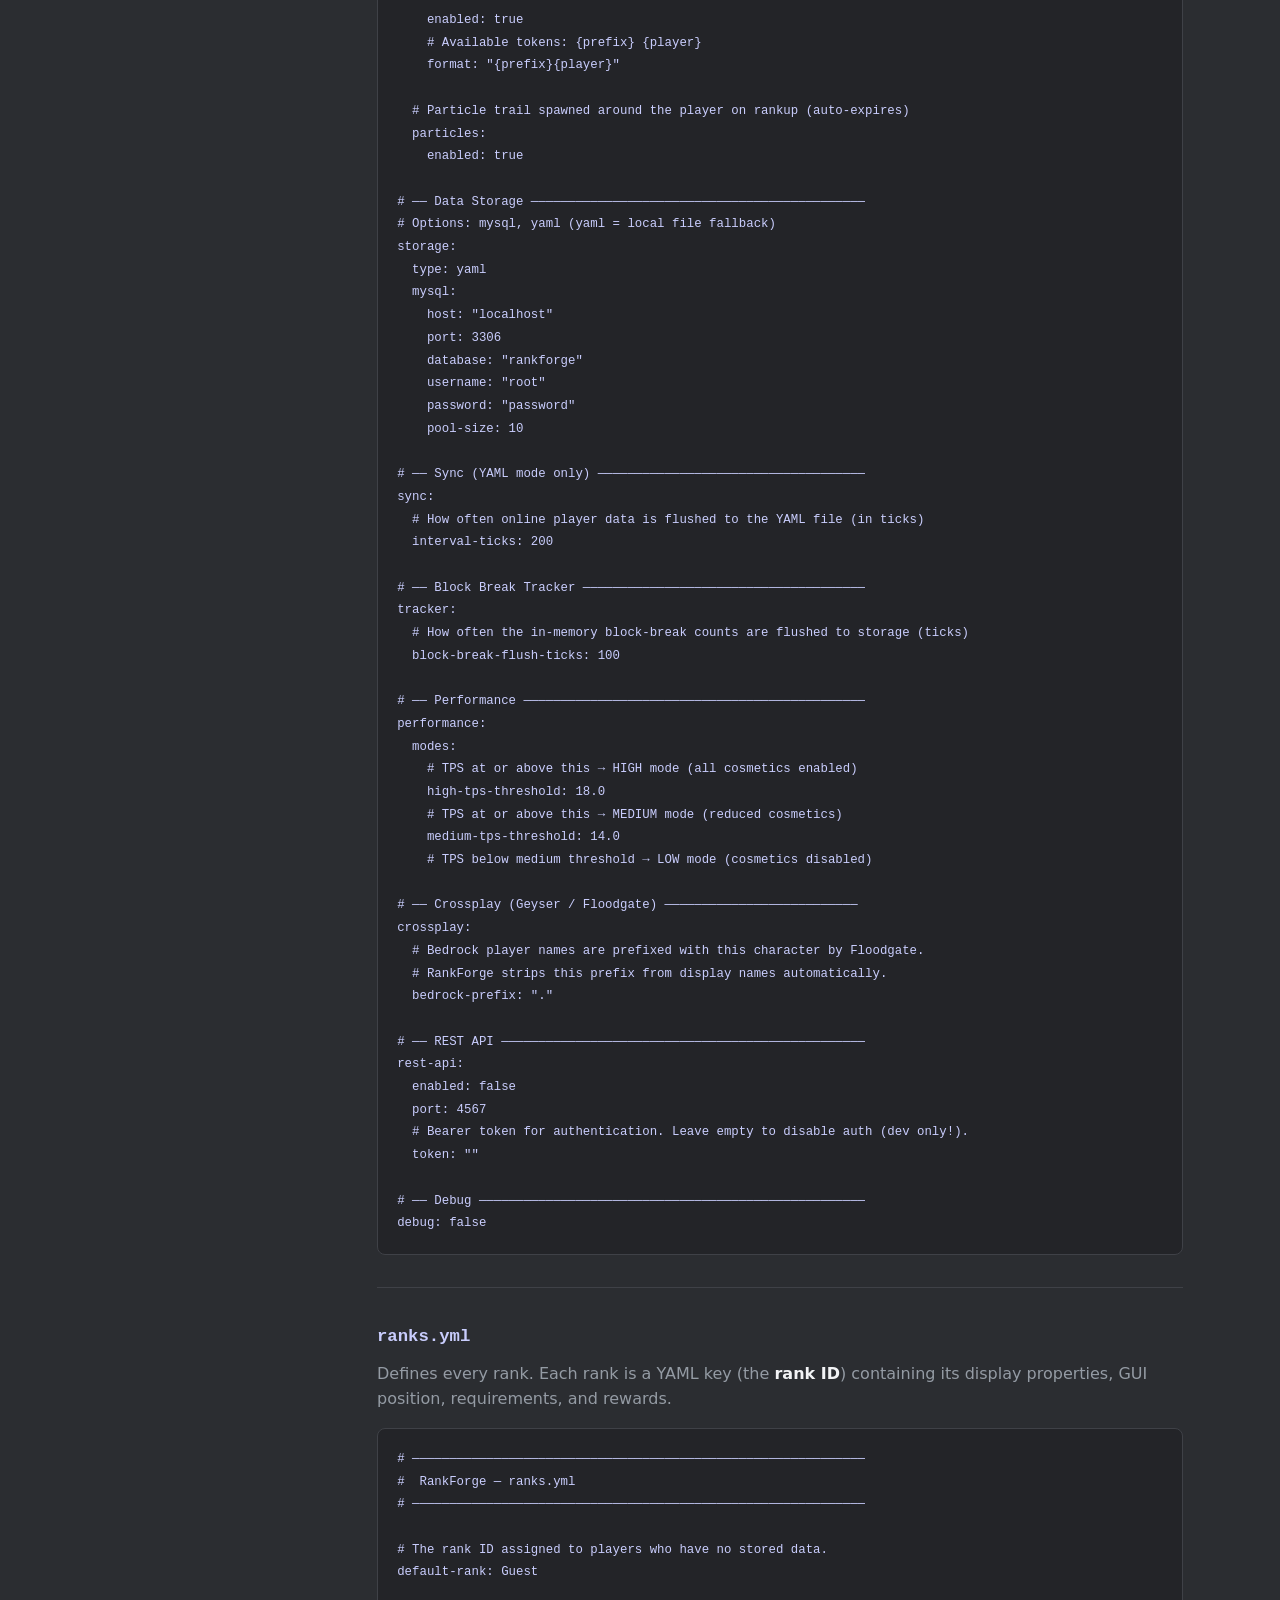
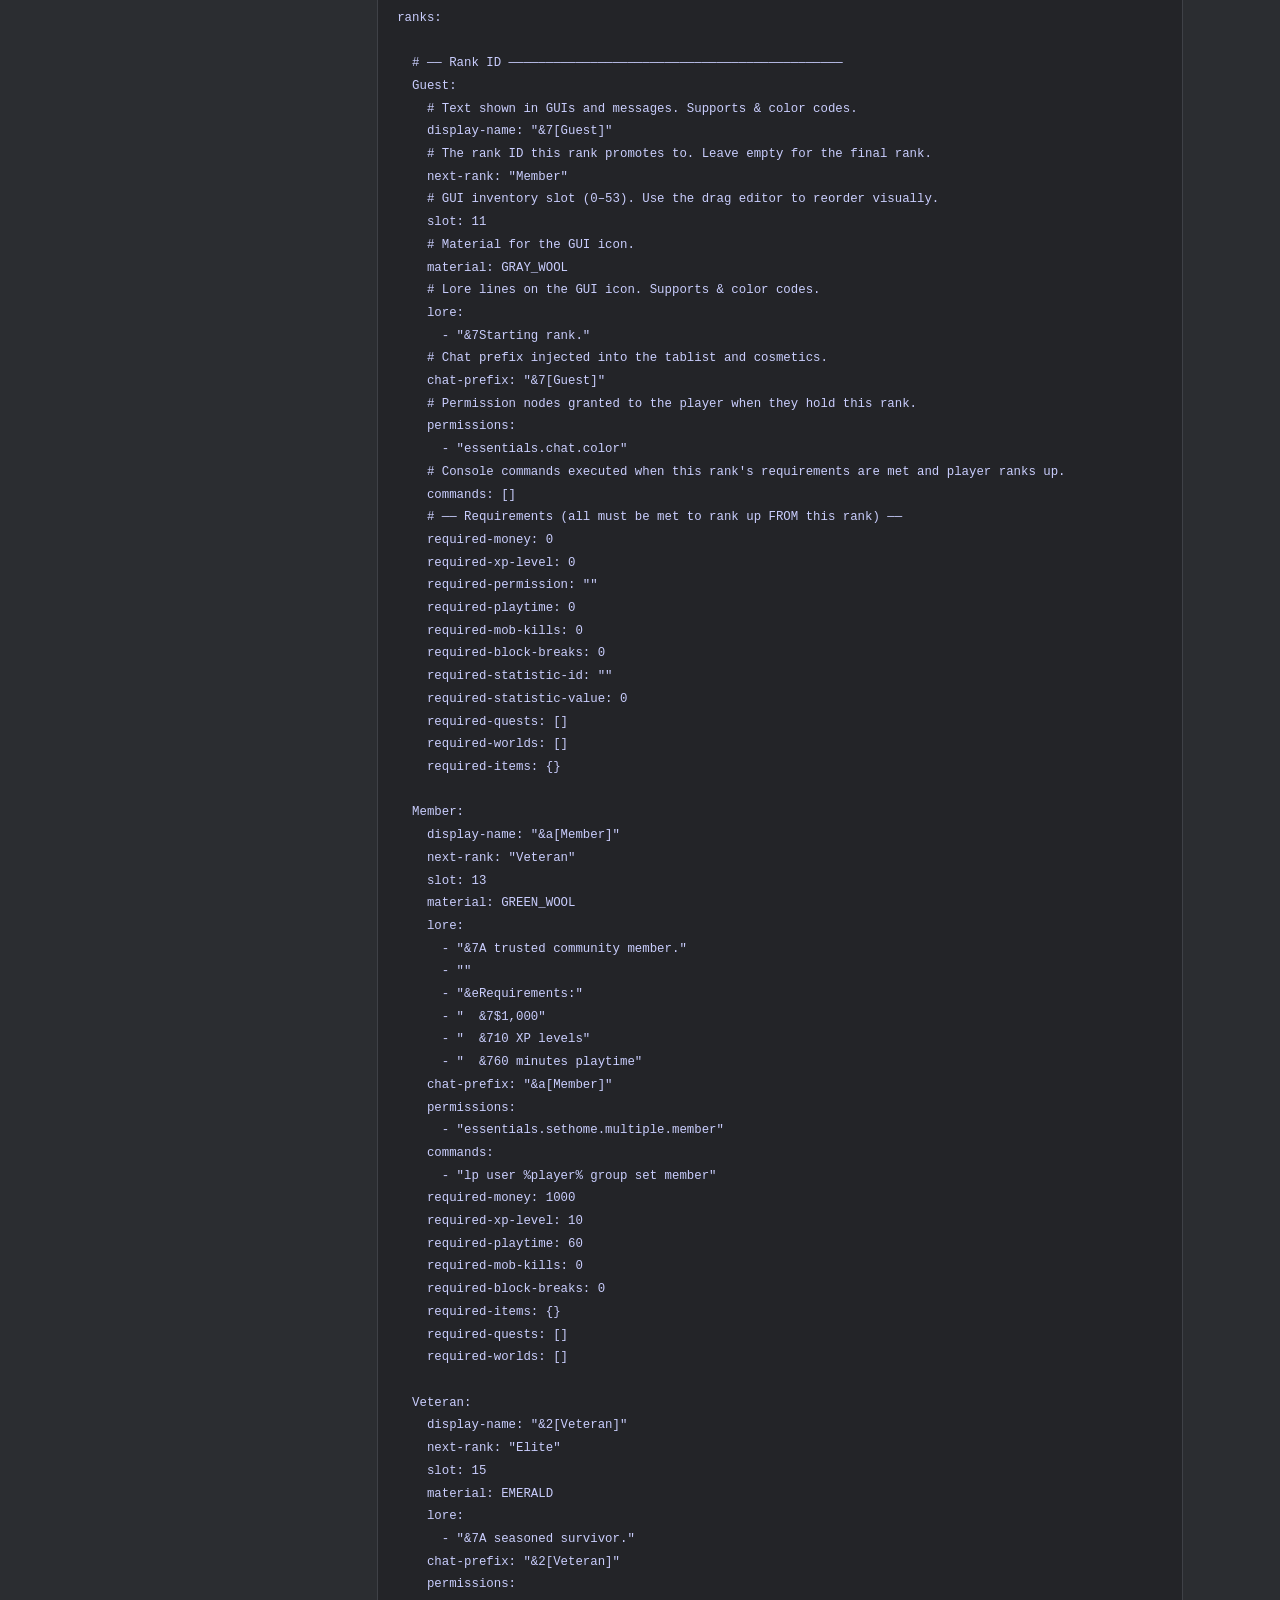
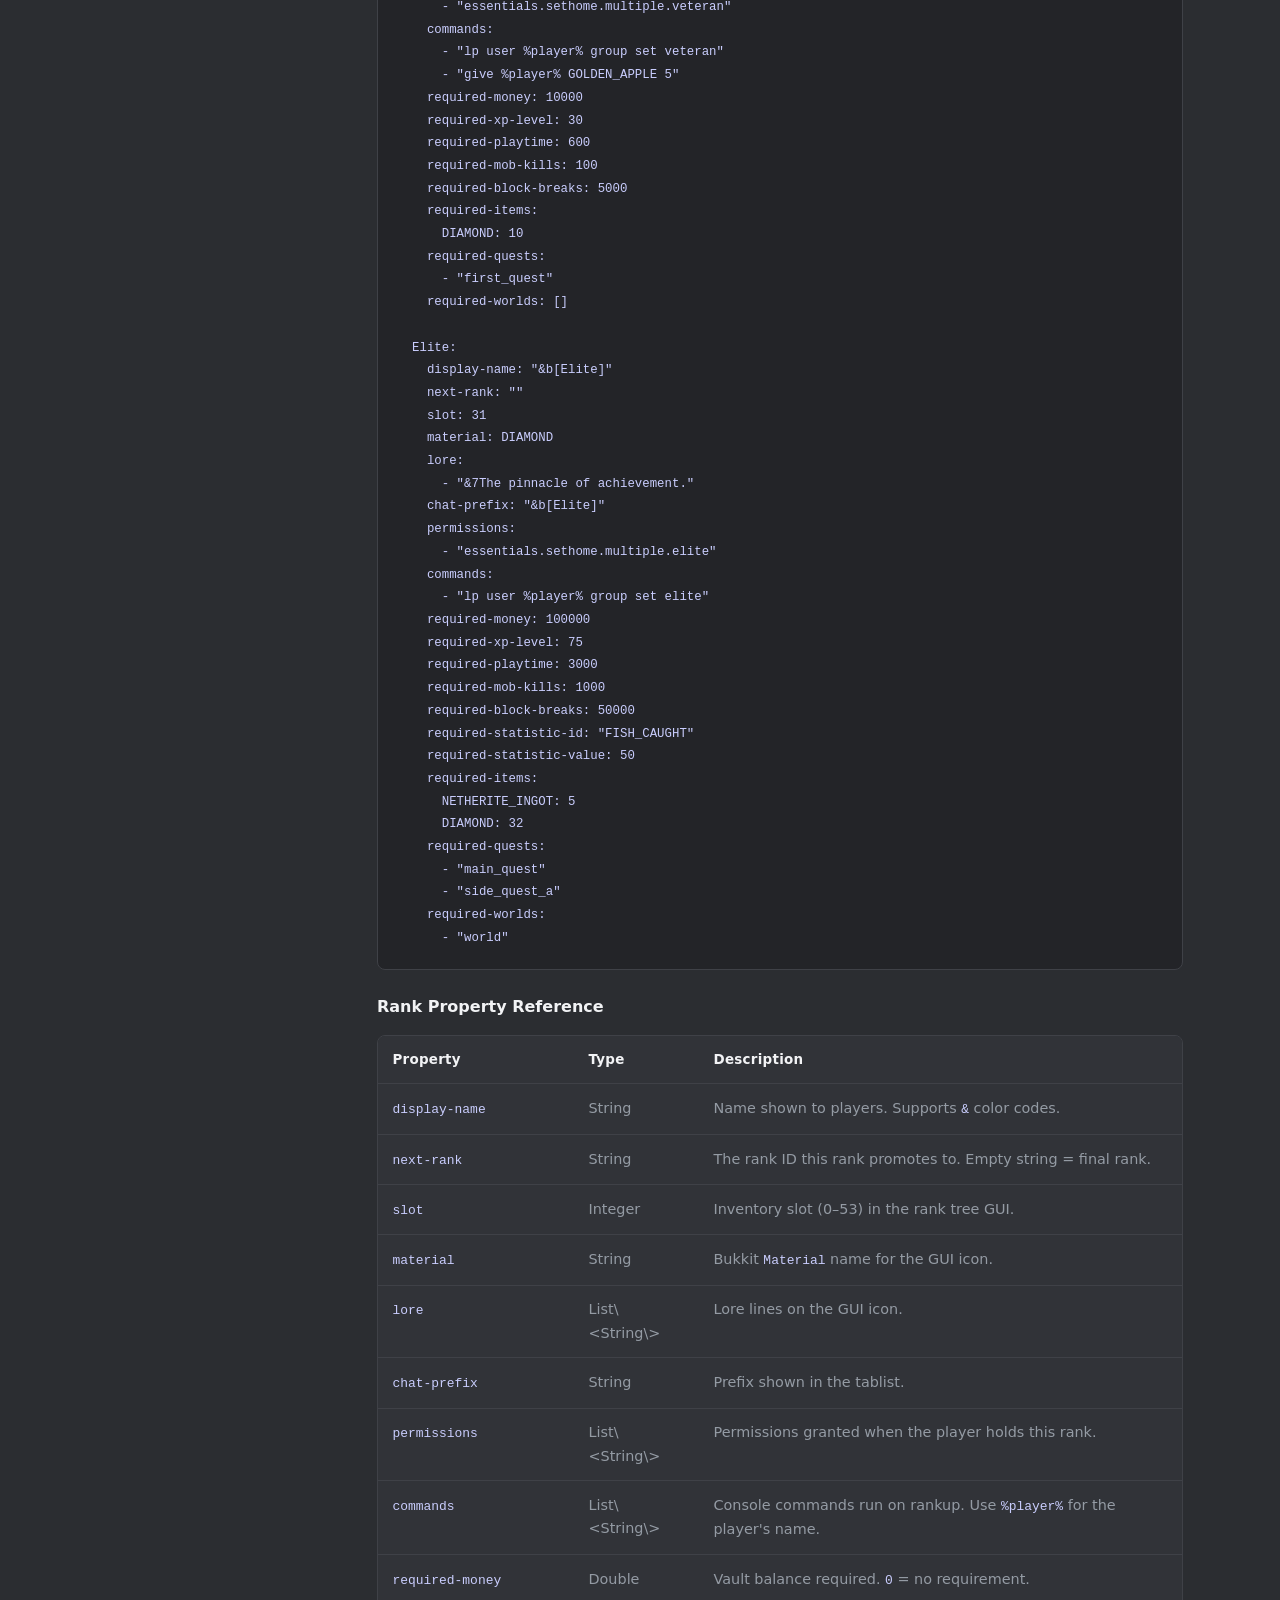
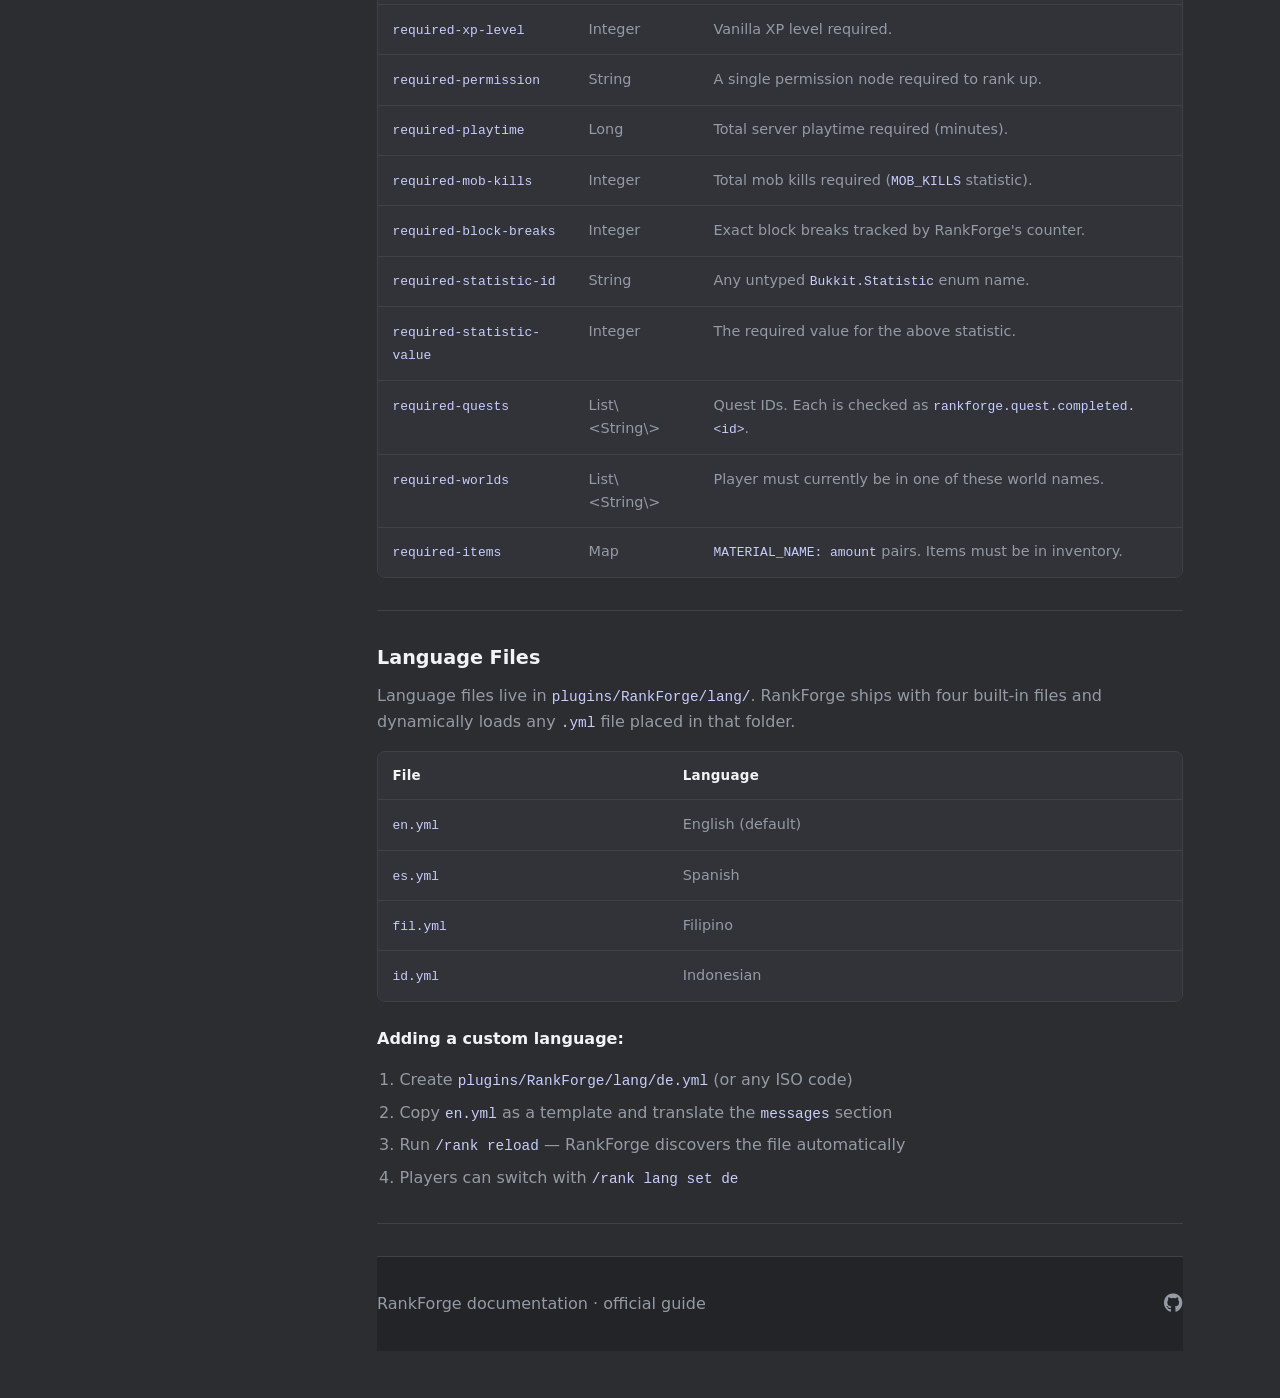
<file: docs/configuration.html>
<!DOCTYPE html>
<html lang="en">
<head>
    <meta charset="UTF-8">
    <meta name="viewport" content="width=device-width, initial-scale=1.0">
    <meta name="description" content="Complete RankForge documentation for configuration.">
    <link rel="icon" href="../assets/img/icon.png">
    <title>Configuration · RankForge Docs</title>
    <link rel="stylesheet" href="../css/style.css">
    <link rel="stylesheet" href="docs.css">
    <link rel="stylesheet" href="https://cdnjs.cloudflare.com/ajax/libs/font-awesome/6.4.0/css/all.min.css">
</head>
<body>
    <header class="navbar">
        <div class="container nav-container">
            <a href="../index.html" class="logo-brand">
                <img src="../assets/img/icon.png" alt="RankForge Icon" class="nav-icon">
                <img src="../assets/img/logo.png" alt="RankForge Logo" class="nav-logo-img">
            </a>
            <nav class="nav-links" id="navLinks">
                <a href="../index.html">Home</a>
                <a href="index.html" class="active">Docs</a>
                <a href="../editor/index.html">Editor</a>
                <a href="https://github.com/JoshuaOP/RankForge" target="_blank" rel="noreferrer">GitHub <i class="fa-solid fa-arrow-up-right-from-square"></i></a>
            </nav>
            <div class="hamburger" id="hamburger"><i class="fa-solid fa-bars"></i></div>
        </div>
    </header>

    <div class="docs-shell">
        <aside class="docs-sidebar" aria-label="Documentation pages">
            <h2>Documentation</h2>
            <ul><li><a href="index.html">Getting Started</a></li><li><a href="configuration.html" class="active">Configuration</a></li><li><a href="commands.html">Commands &amp; permissions</a></li><li><a href="requirements.html">Requirements &amp; rewards</a></li><li><a href="gui.html">GUI &amp; presentation</a></li><li><a href="integrations.html">Integrations &amp; systems</a></li><li><a href="api.html">APIs &amp; history</a></li><li><a href="guides.html">Guides &amp; reference</a></li></ul>
        </aside>
        <main class="docs-main">
            <section class="docs-hero">
                <span class="badge">Official Guide</span>
                <h1>Configuration</h1>
                <p>Explore the complete configuration documentation below for RankForge.</p>
                <label class="docs-search" for="docsSearch">
                    <i class="fa-solid fa-magnifying-glass" aria-hidden="true"></i>
                    <input id="docsSearch" type="search" placeholder="Search this documentation page" autocomplete="off">
                </label>
            </section>
            <div class="docs-prose"><section class="docs-section"><h2 id="configuration-files">📄 Configuration Files</h2>
<h3 id="configyml"><code>config.yml</code></h3>
<p>The master configuration file. Every section is explained below.</p>
<pre class="docs-code"><code class="language-yaml"># ─────────────────────────────────────────────────────────────
#  RankForge — config.yml
#  Reload at any time with: /rank reload
# ─────────────────────────────────────────────────────────────

# ── Language ────────────────────────────────────────────────
language:
  # Default language code. Must match a file in plugins/RankForge/lang/.
  # Bundled: en, es, fil, id
  default: "en"
  # Allow players to set their own language with /rank lang set &lt;code&gt;
  per-player: true

# ── Announcements (rankup notifications) ────────────────────
announcements:
  enabled: true
  rankup:
    # Server-wide chat broadcast
    broadcast: true
    message: "&amp;6[RankForge] &amp;e%player% &amp;aranked up to &amp;6%rank%&amp;a!"

    # Full-screen title shown to the ranking-up player
    title:
      enabled: true
      title: "&amp;6✦ Rank Up! ✦"
      subtitle: "&amp;eYou are now &amp;a%rank%"
      fade-in: 10    # ticks (20 ticks = 1 second)
      stay: 60
      fade-out: 10

    # Action bar shown to the ranking-up player
    action-bar:
      enabled: true
      message: "&amp;a✦ You ranked up to &amp;e%rank% &amp;a✦"

# ── Cosmetics ────────────────────────────────────────────────
cosmetic:
  # Boss bar shown to the player on rankup and progress checks
  bossbar:
    enabled: true
    duration-ticks: 100   # How long the boss bar stays visible (100 ticks = 5 seconds)

  # Tablist prefix: shows the player's rank prefix in the player list
  tablist:
    enabled: true
    # Available tokens: {prefix} {player}
    format: "{prefix}{player}"

  # Particle trail spawned around the player on rankup (auto-expires)
  particles:
    enabled: true

# ── Data Storage ─────────────────────────────────────────────
# Options: mysql, yaml (yaml = local file fallback)
storage:
  type: yaml
  mysql:
    host: "localhost"
    port: 3306
    database: "rankforge"
    username: "root"
    password: "password"
    pool-size: 10

# ── Sync (YAML mode only) ────────────────────────────────────
sync:
  # How often online player data is flushed to the YAML file (in ticks)
  interval-ticks: 200

# ── Block Break Tracker ──────────────────────────────────────
tracker:
  # How often the in-memory block-break counts are flushed to storage (ticks)
  block-break-flush-ticks: 100

# ── Performance ──────────────────────────────────────────────
performance:
  modes:
    # TPS at or above this → HIGH mode (all cosmetics enabled)
    high-tps-threshold: 18.0
    # TPS at or above this → MEDIUM mode (reduced cosmetics)
    medium-tps-threshold: 14.0
    # TPS below medium threshold → LOW mode (cosmetics disabled)

# ── Crossplay (Geyser / Floodgate) ──────────────────────────
crossplay:
  # Bedrock player names are prefixed with this character by Floodgate.
  # RankForge strips this prefix from display names automatically.
  bedrock-prefix: "."

# ── REST API ─────────────────────────────────────────────────
rest-api:
  enabled: false
  port: 4567
  # Bearer token for authentication. Leave empty to disable auth (dev only!).
  token: ""

# ── Debug ────────────────────────────────────────────────────
debug: false</code></pre>
<hr>
<h3 id="ranksyml"><code>ranks.yml</code></h3>
<p>Defines every rank. Each rank is a YAML key (the <strong>rank ID</strong>) containing its display properties, GUI position, requirements, and rewards.</p>
<pre class="docs-code"><code class="language-yaml"># ─────────────────────────────────────────────────────────────
#  RankForge — ranks.yml
# ─────────────────────────────────────────────────────────────

# The rank ID assigned to players who have no stored data.
default-rank: Guest

ranks:

  # ── Rank ID ─────────────────────────────────────────────
  Guest:
    # Text shown in GUIs and messages. Supports &amp; color codes.
    display-name: "&amp;7[Guest]"
    # The rank ID this rank promotes to. Leave empty for the final rank.
    next-rank: "Member"
    # GUI inventory slot (0–53). Use the drag editor to reorder visually.
    slot: 11
    # Material for the GUI icon.
    material: GRAY_WOOL
    # Lore lines on the GUI icon. Supports &amp; color codes.
    lore:
      - "&amp;7Starting rank."
    # Chat prefix injected into the tablist and cosmetics.
    chat-prefix: "&amp;7[Guest]"
    # Permission nodes granted to the player when they hold this rank.
    permissions:
      - "essentials.chat.color"
    # Console commands executed when this rank's requirements are met and player ranks up.
    commands: []
    # ── Requirements (all must be met to rank up FROM this rank) ──
    required-money: 0
    required-xp-level: 0
    required-permission: ""
    required-playtime: 0
    required-mob-kills: 0
    required-block-breaks: 0
    required-statistic-id: ""
    required-statistic-value: 0
    required-quests: []
    required-worlds: []
    required-items: {}

  Member:
    display-name: "&amp;a[Member]"
    next-rank: "Veteran"
    slot: 13
    material: GREEN_WOOL
    lore:
      - "&amp;7A trusted community member."
      - ""
      - "&amp;eRequirements:"
      - "  &amp;7$1,000"
      - "  &amp;710 XP levels"
      - "  &amp;760 minutes playtime"
    chat-prefix: "&amp;a[Member]"
    permissions:
      - "essentials.sethome.multiple.member"
    commands:
      - "lp user %player% group set member"
    required-money: 1000
    required-xp-level: 10
    required-playtime: 60
    required-mob-kills: 0
    required-block-breaks: 0
    required-items: {}
    required-quests: []
    required-worlds: []

  Veteran:
    display-name: "&amp;2[Veteran]"
    next-rank: "Elite"
    slot: 15
    material: EMERALD
    lore:
      - "&amp;7A seasoned survivor."
    chat-prefix: "&amp;2[Veteran]"
    permissions:
      - "essentials.sethome.multiple.veteran"
    commands:
      - "lp user %player% group set veteran"
      - "give %player% GOLDEN_APPLE 5"
    required-money: 10000
    required-xp-level: 30
    required-playtime: 600
    required-mob-kills: 100
    required-block-breaks: 5000
    required-items:
      DIAMOND: 10
    required-quests:
      - "first_quest"
    required-worlds: []

  Elite:
    display-name: "&amp;b[Elite]"
    next-rank: ""
    slot: 31
    material: DIAMOND
    lore:
      - "&amp;7The pinnacle of achievement."
    chat-prefix: "&amp;b[Elite]"
    permissions:
      - "essentials.sethome.multiple.elite"
    commands:
      - "lp user %player% group set elite"
    required-money: 100000
    required-xp-level: 75
    required-playtime: 3000
    required-mob-kills: 1000
    required-block-breaks: 50000
    required-statistic-id: "FISH_CAUGHT"
    required-statistic-value: 50
    required-items:
      NETHERITE_INGOT: 5
      DIAMOND: 32
    required-quests:
      - "main_quest"
      - "side_quest_a"
    required-worlds:
      - "world"</code></pre>
<p><strong>Rank Property Reference</strong></p>
<div class="docs-table-wrap"><table class="docs-table"><thead><tr><th>Property</th><th>Type</th><th>Description</th></tr></thead><tbody><tr><td><code>display-name</code></td><td>String</td><td>Name shown to players. Supports <code>&amp;</code> color codes.</td></tr><tr><td><code>next-rank</code></td><td>String</td><td>The rank ID this rank promotes to. Empty string = final rank.</td></tr><tr><td><code>slot</code></td><td>Integer</td><td>Inventory slot (0–53) in the rank tree GUI.</td></tr><tr><td><code>material</code></td><td>String</td><td>Bukkit <code>Material</code> name for the GUI icon.</td></tr><tr><td><code>lore</code></td><td>List\&lt;String\&gt;</td><td>Lore lines on the GUI icon.</td></tr><tr><td><code>chat-prefix</code></td><td>String</td><td>Prefix shown in the tablist.</td></tr><tr><td><code>permissions</code></td><td>List\&lt;String\&gt;</td><td>Permissions granted when the player holds this rank.</td></tr><tr><td><code>commands</code></td><td>List\&lt;String\&gt;</td><td>Console commands run on rankup. Use <code>%player%</code> for the player's name.</td></tr><tr><td><code>required-money</code></td><td>Double</td><td>Vault balance required. <code>0</code> = no requirement.</td></tr><tr><td><code>required-xp-level</code></td><td>Integer</td><td>Vanilla XP level required.</td></tr><tr><td><code>required-permission</code></td><td>String</td><td>A single permission node required to rank up.</td></tr><tr><td><code>required-playtime</code></td><td>Long</td><td>Total server playtime required (minutes).</td></tr><tr><td><code>required-mob-kills</code></td><td>Integer</td><td>Total mob kills required (<code>MOB_KILLS</code> statistic).</td></tr><tr><td><code>required-block-breaks</code></td><td>Integer</td><td>Exact block breaks tracked by RankForge's counter.</td></tr><tr><td><code>required-statistic-id</code></td><td>String</td><td>Any untyped <code>Bukkit.Statistic</code> enum name.</td></tr><tr><td><code>required-statistic-value</code></td><td>Integer</td><td>The required value for the above statistic.</td></tr><tr><td><code>required-quests</code></td><td>List\&lt;String\&gt;</td><td>Quest IDs. Each is checked as <code>rankforge.quest.completed.&lt;id&gt;</code>.</td></tr><tr><td><code>required-worlds</code></td><td>List\&lt;String\&gt;</td><td>Player must currently be in one of these world names.</td></tr><tr><td><code>required-items</code></td><td>Map</td><td><code>MATERIAL_NAME: amount</code> pairs. Items must be in inventory.</td></tr></tbody></table></div>
<hr>
<h3 id="language-files">Language Files</h3>
<p>Language files live in <code>plugins/RankForge/lang/</code>. RankForge ships with four built-in files and dynamically loads any <code>.yml</code> file placed in that folder.</p>
<div class="docs-table-wrap"><table class="docs-table"><thead><tr><th>File</th><th>Language</th></tr></thead><tbody><tr><td><code>en.yml</code></td><td>English (default)</td></tr><tr><td><code>es.yml</code></td><td>Spanish</td></tr><tr><td><code>fil.yml</code></td><td>Filipino</td></tr><tr><td><code>id.yml</code></td><td>Indonesian</td></tr></tbody></table></div>
<p><strong>Adding a custom language:</strong></p>
<ol><li>Create <code>plugins/RankForge/lang/de.yml</code> (or any ISO code)</li><li>Copy <code>en.yml</code> as a template and translate the <code>messages</code> section</li><li>Run <code>/rank reload</code> — RankForge discovers the file automatically</li><li>Players can switch with <code>/rank lang set de</code></li></ol>
<hr></section></div>
            <footer class="docs-footer">
                <div class="footer-content">
                    <span>RankForge documentation · official guide</span>
                    <div class="social-links">
                        <a href="https://github.com/JoshuaOP/RankForge" target="_blank" rel="noreferrer" aria-label="RankForge on GitHub"><i class="fa-brands fa-github"></i></a>
                    </div>
                </div>
            </footer>
        </main>
    </div>
    <script src="../js/main.js"></script>
    <script src="docs.js"></script>
</body>
</html>
</file>
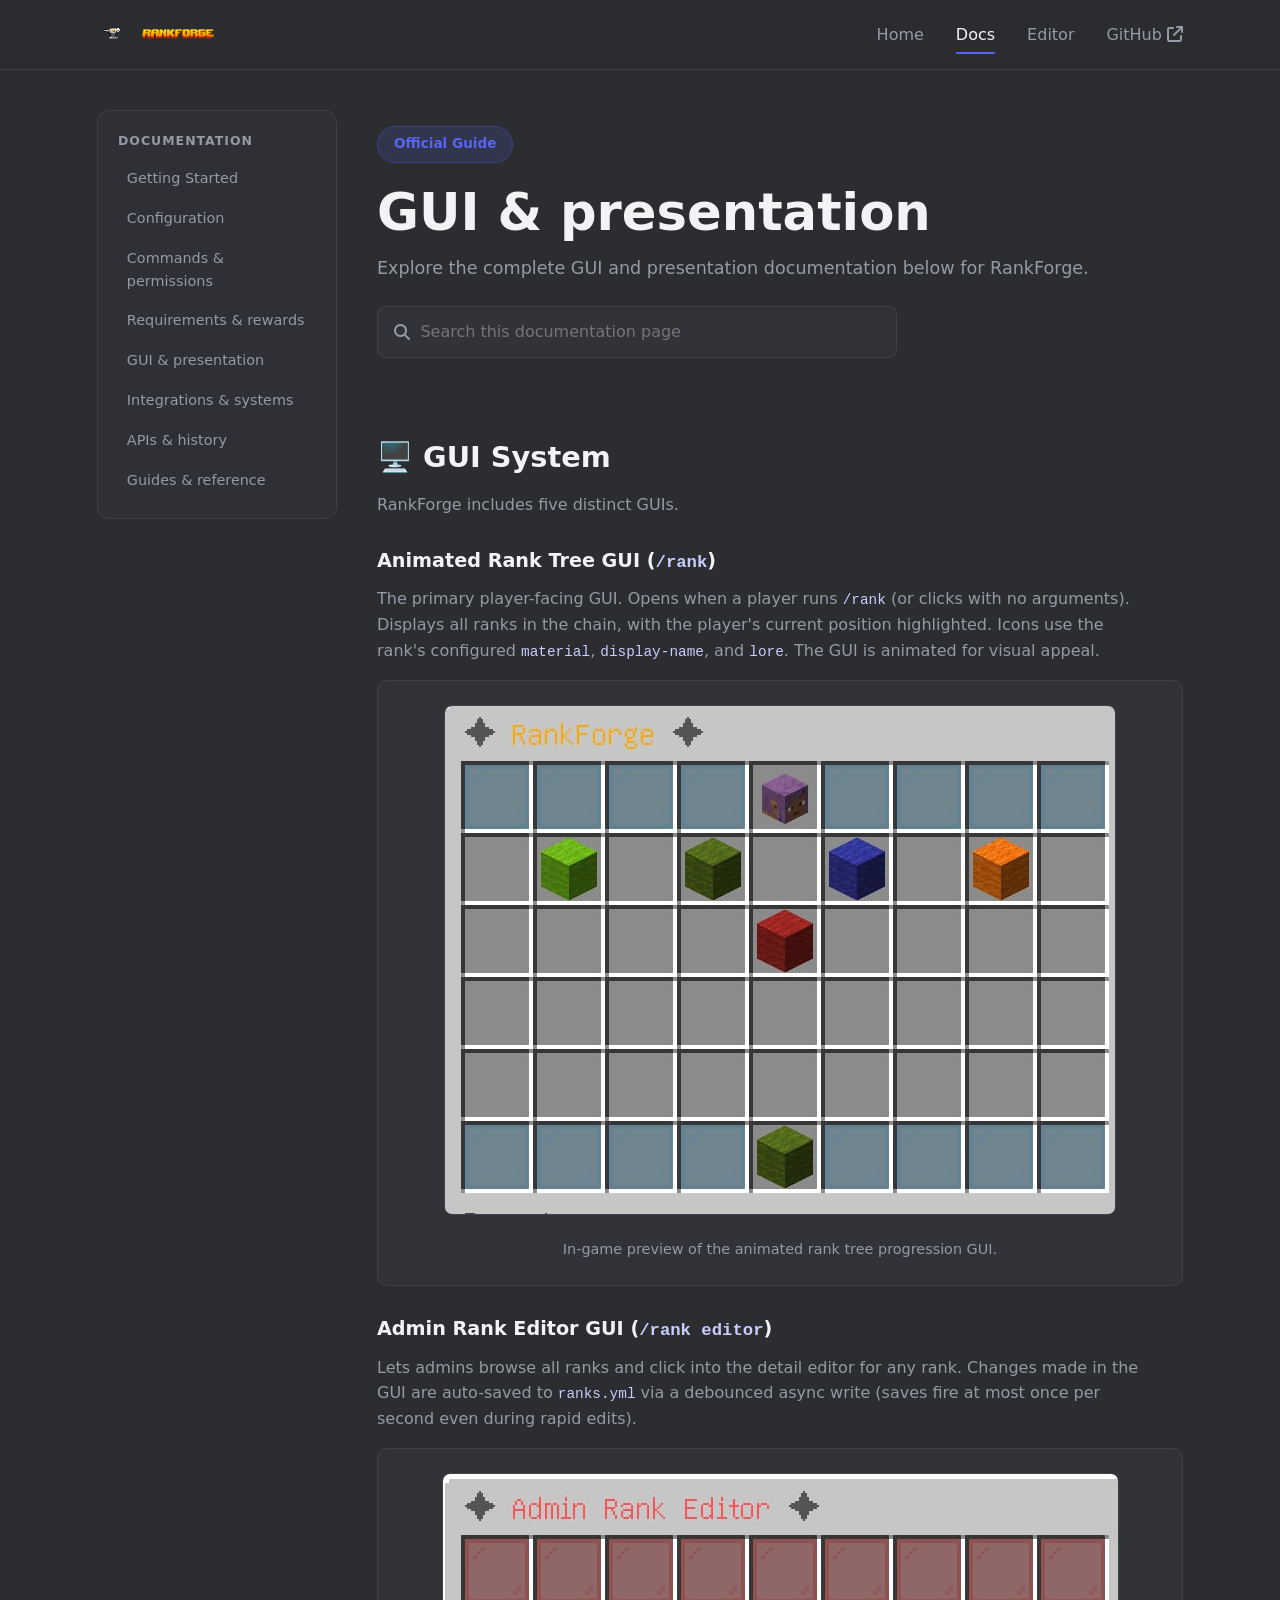
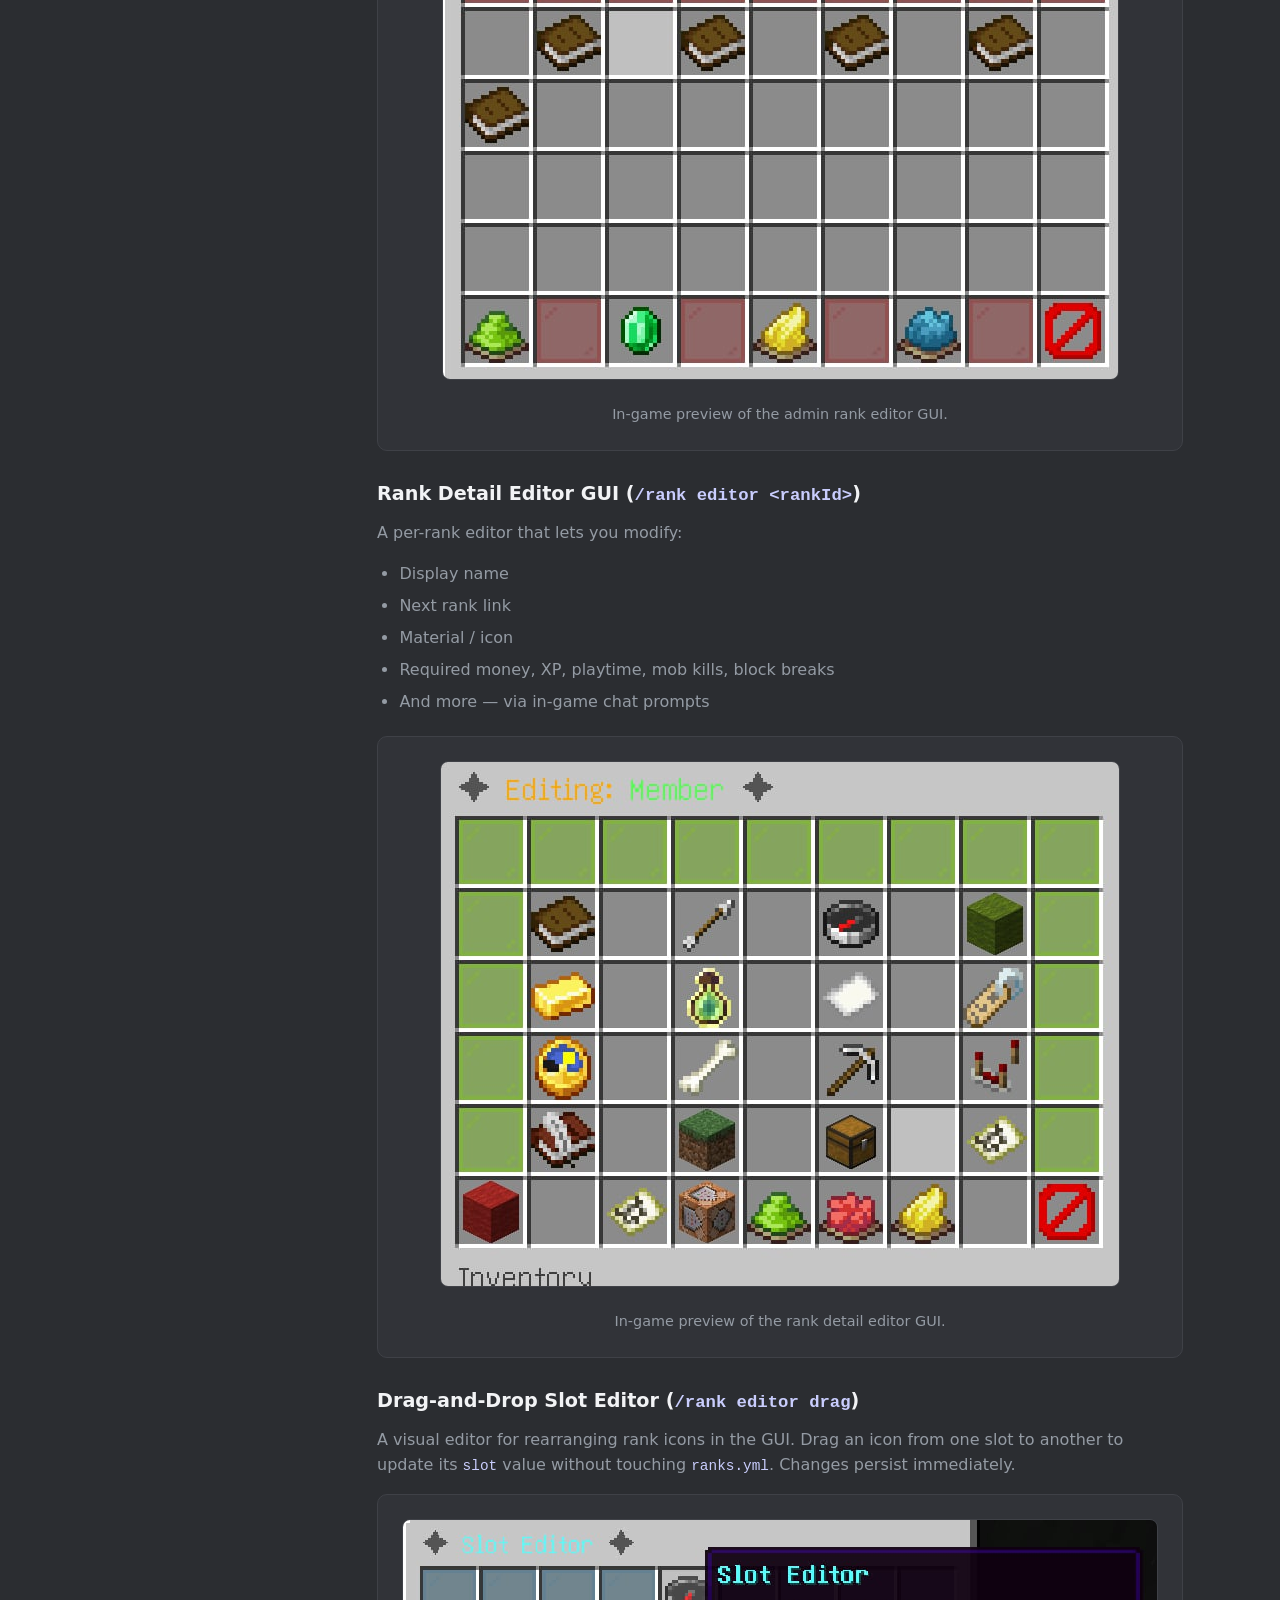
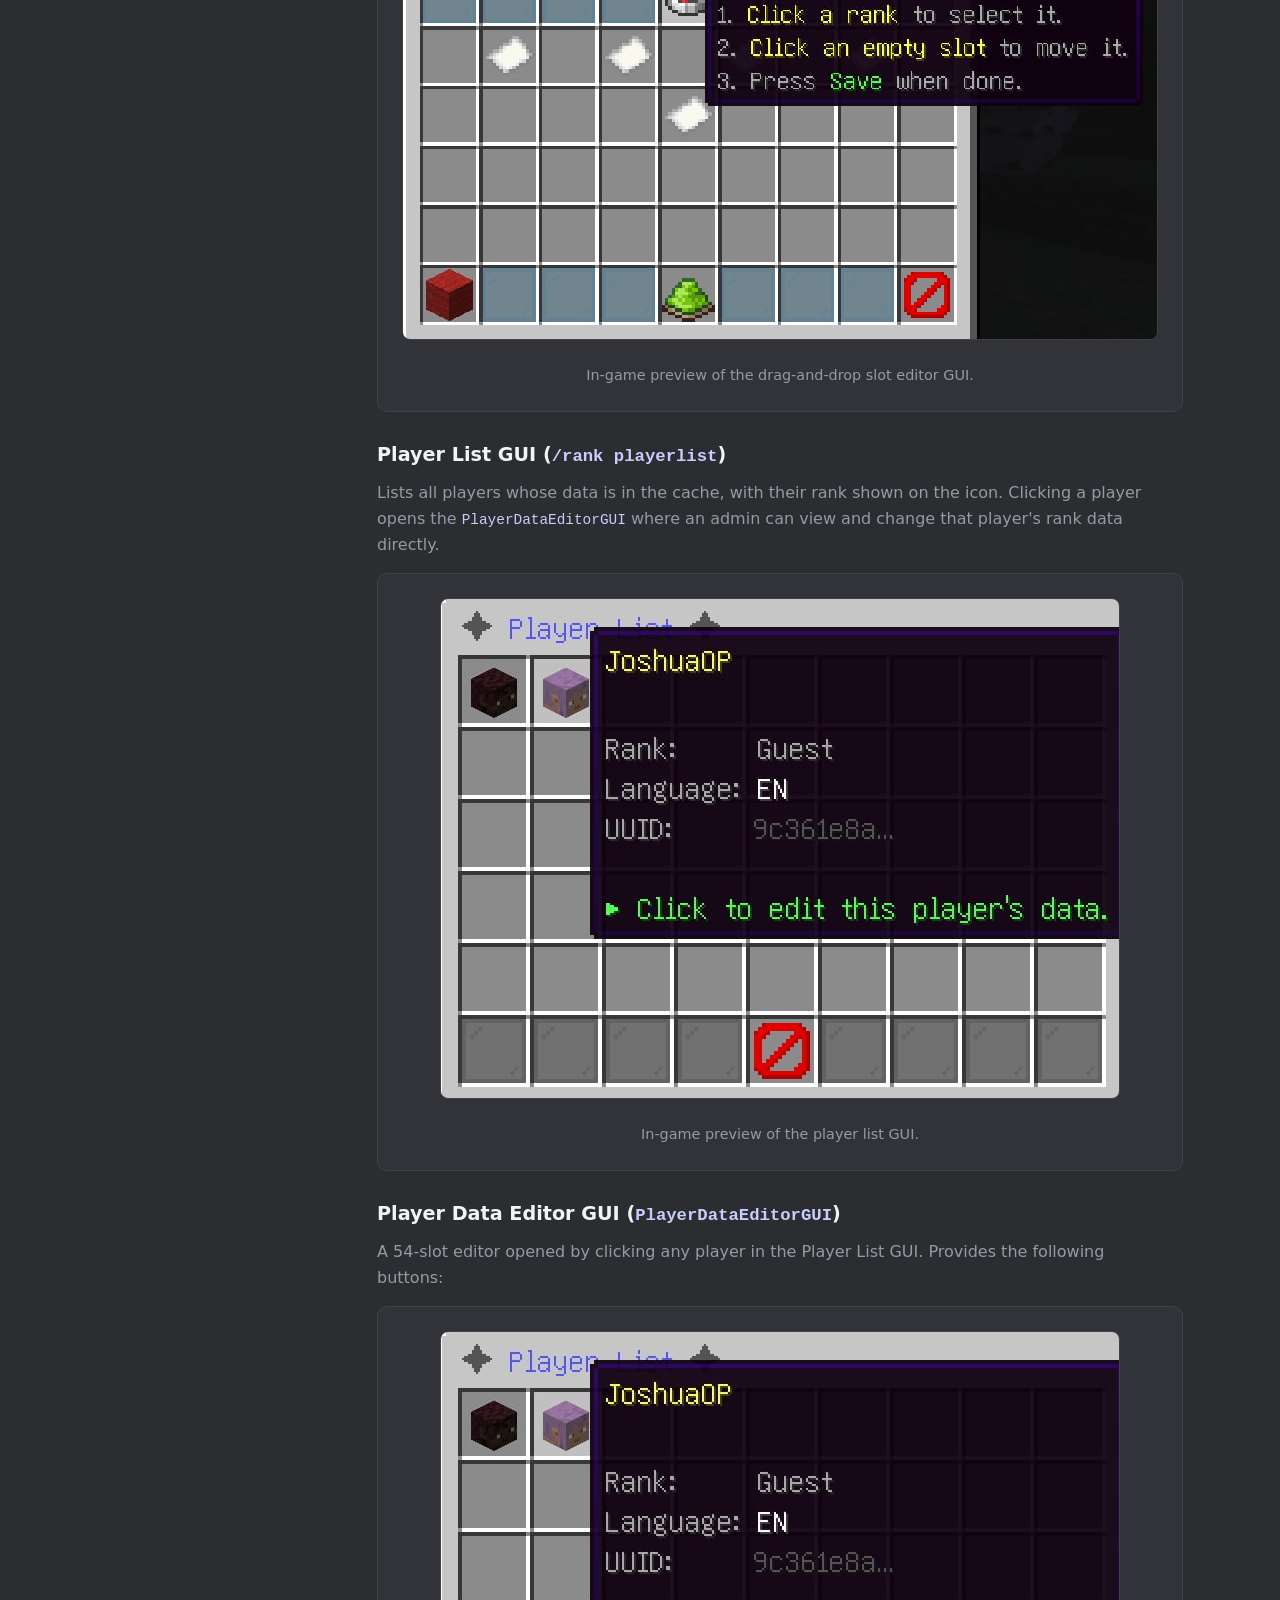
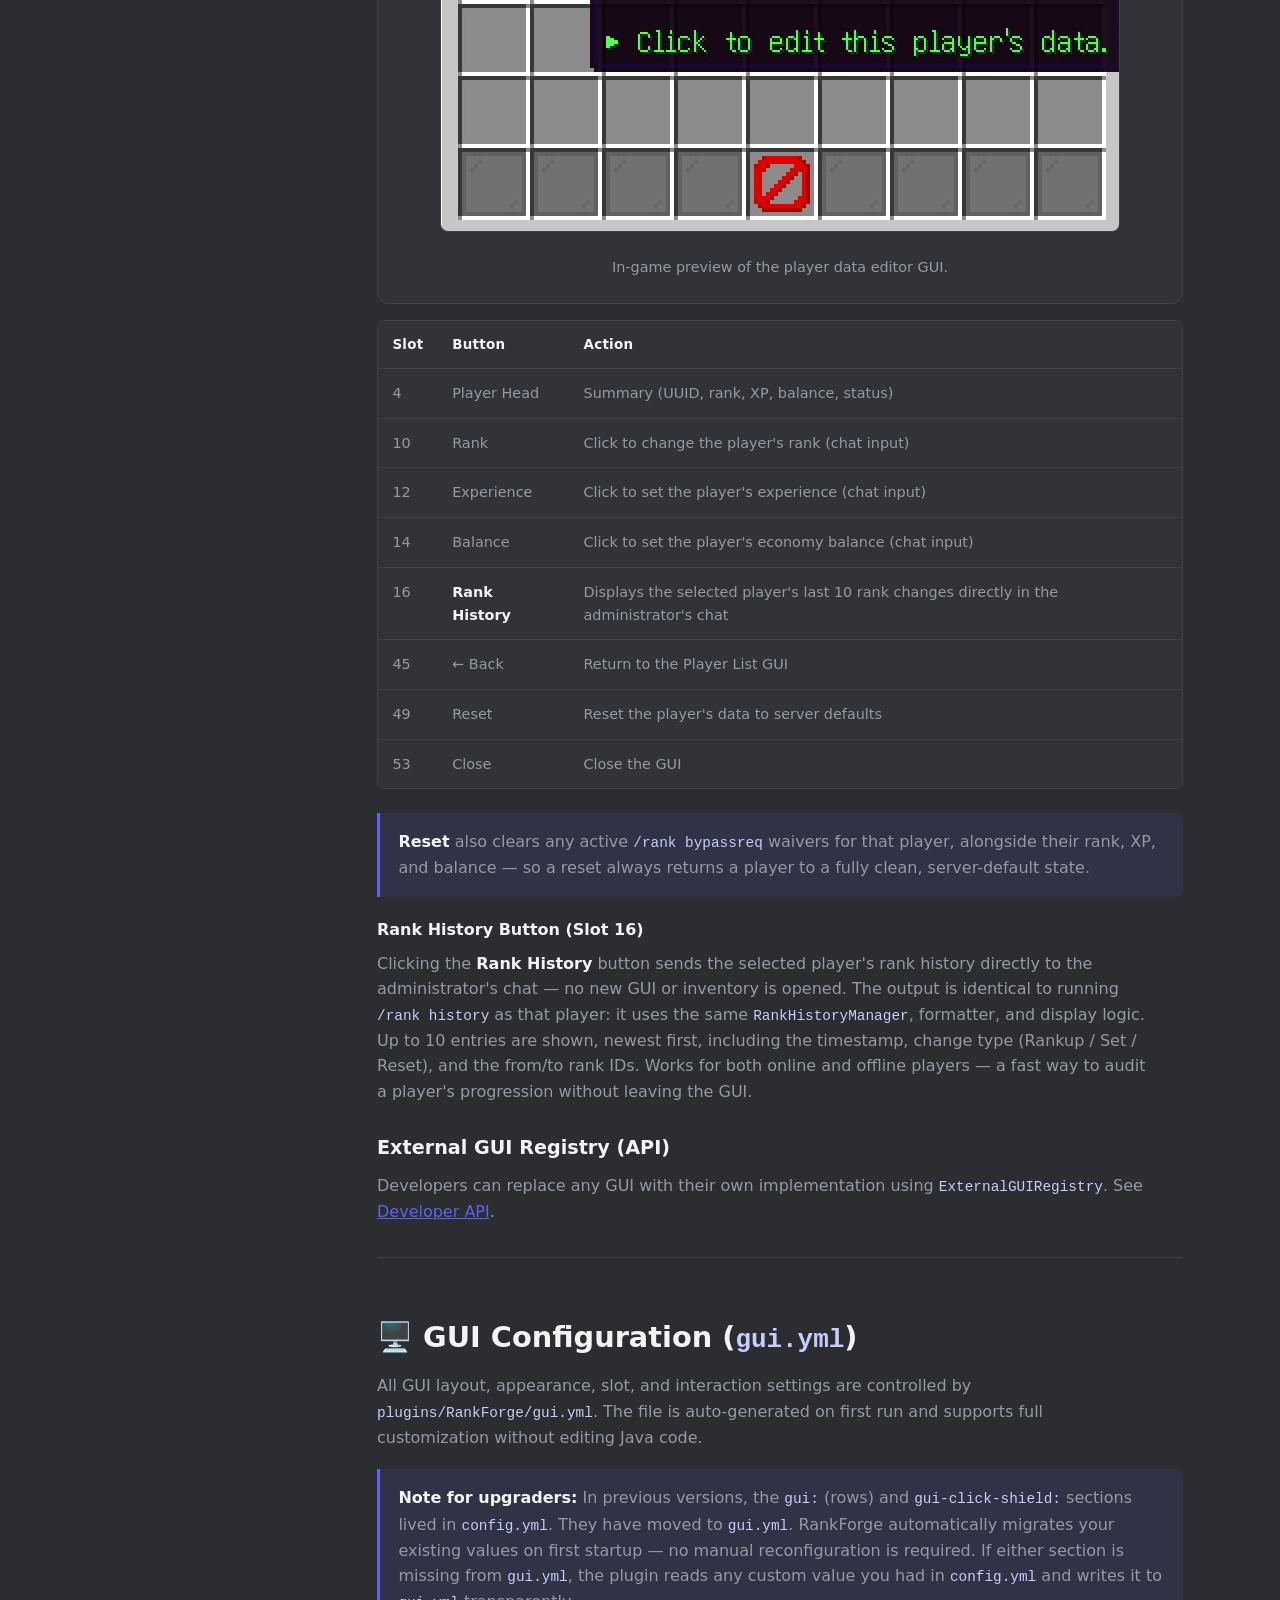
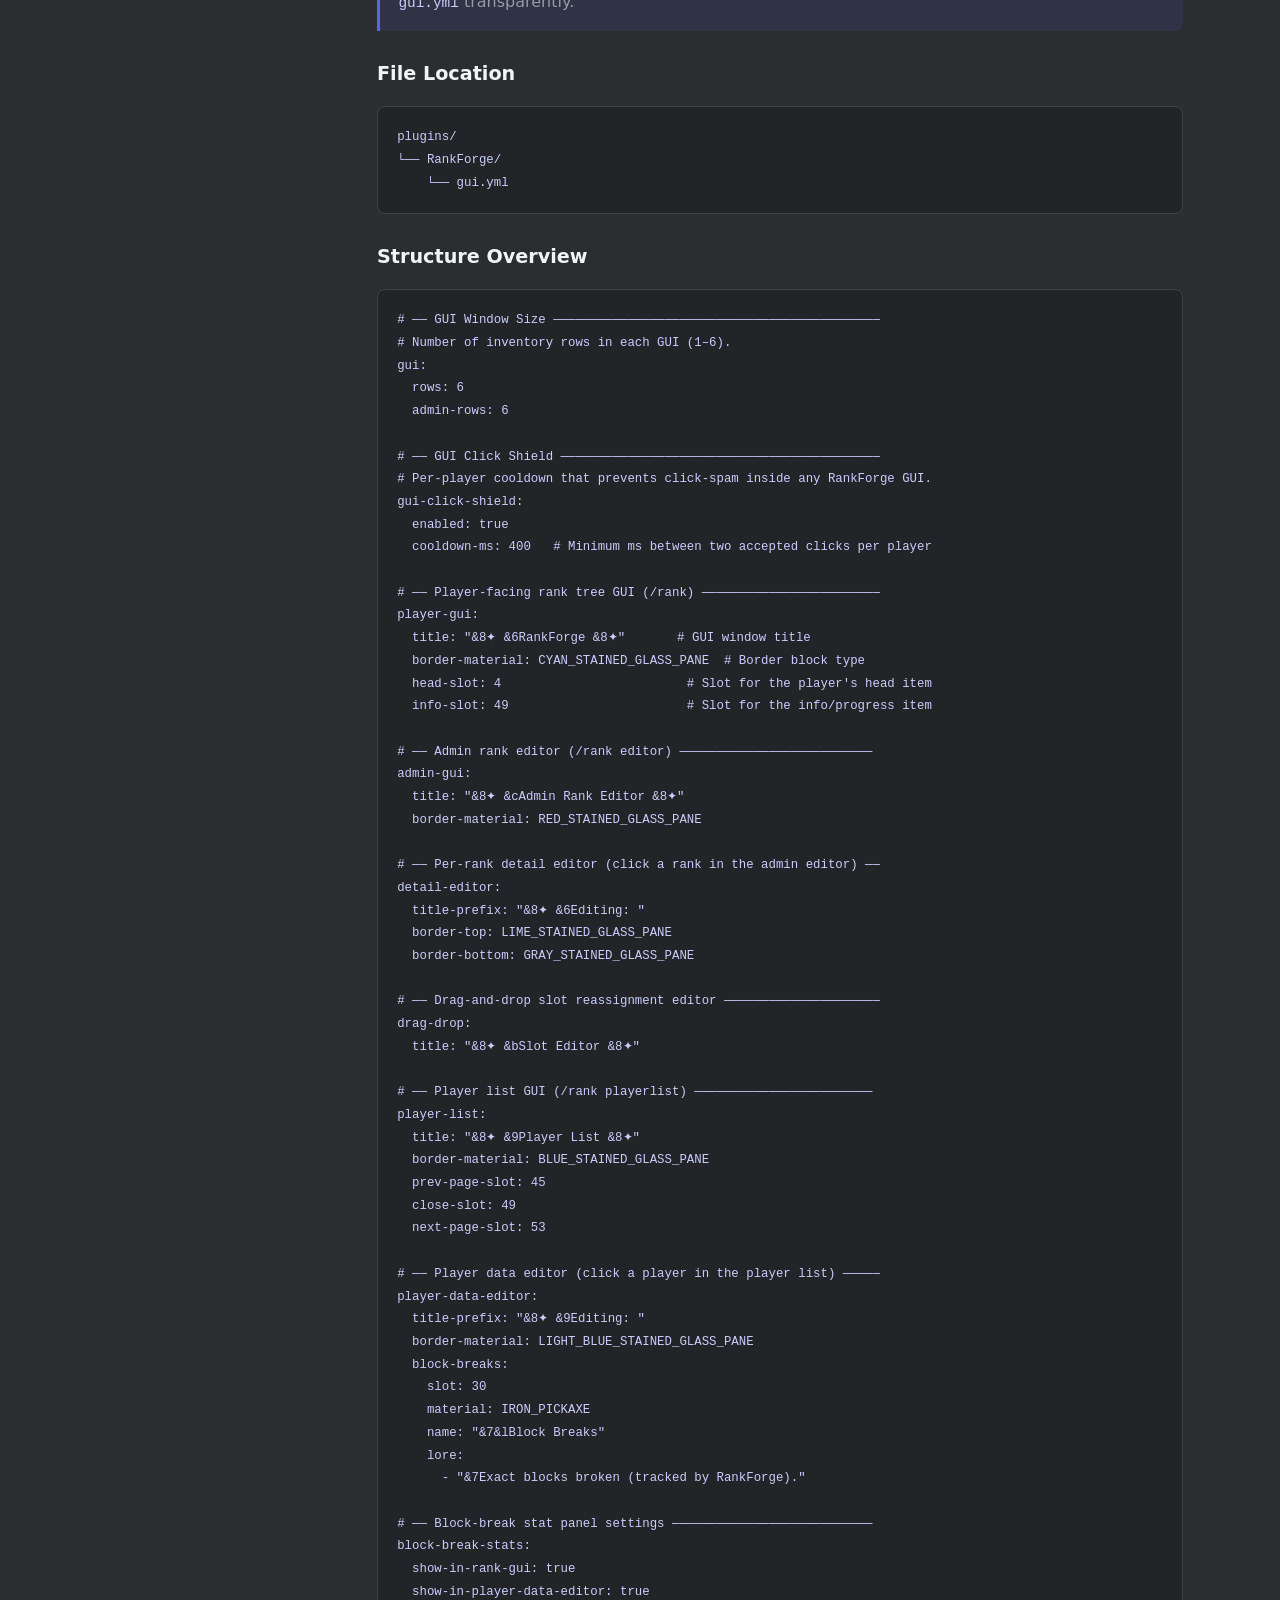
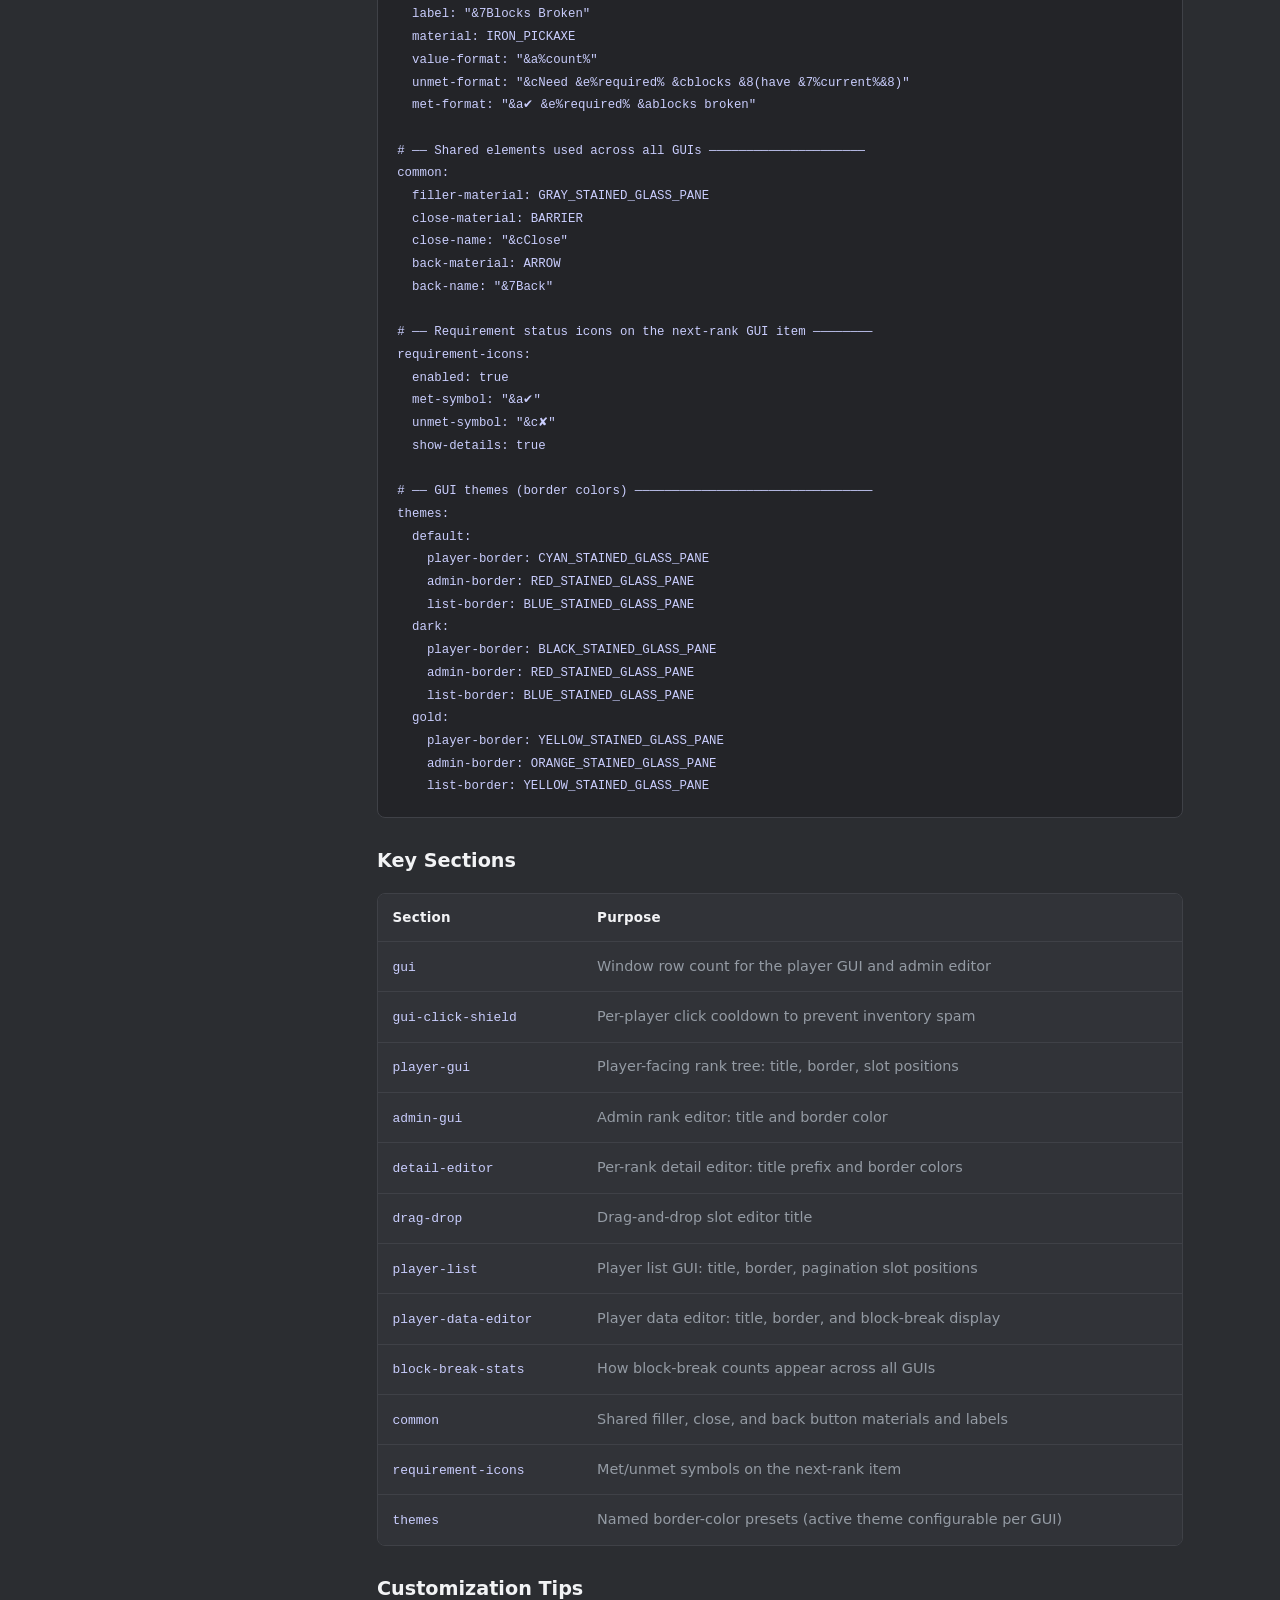
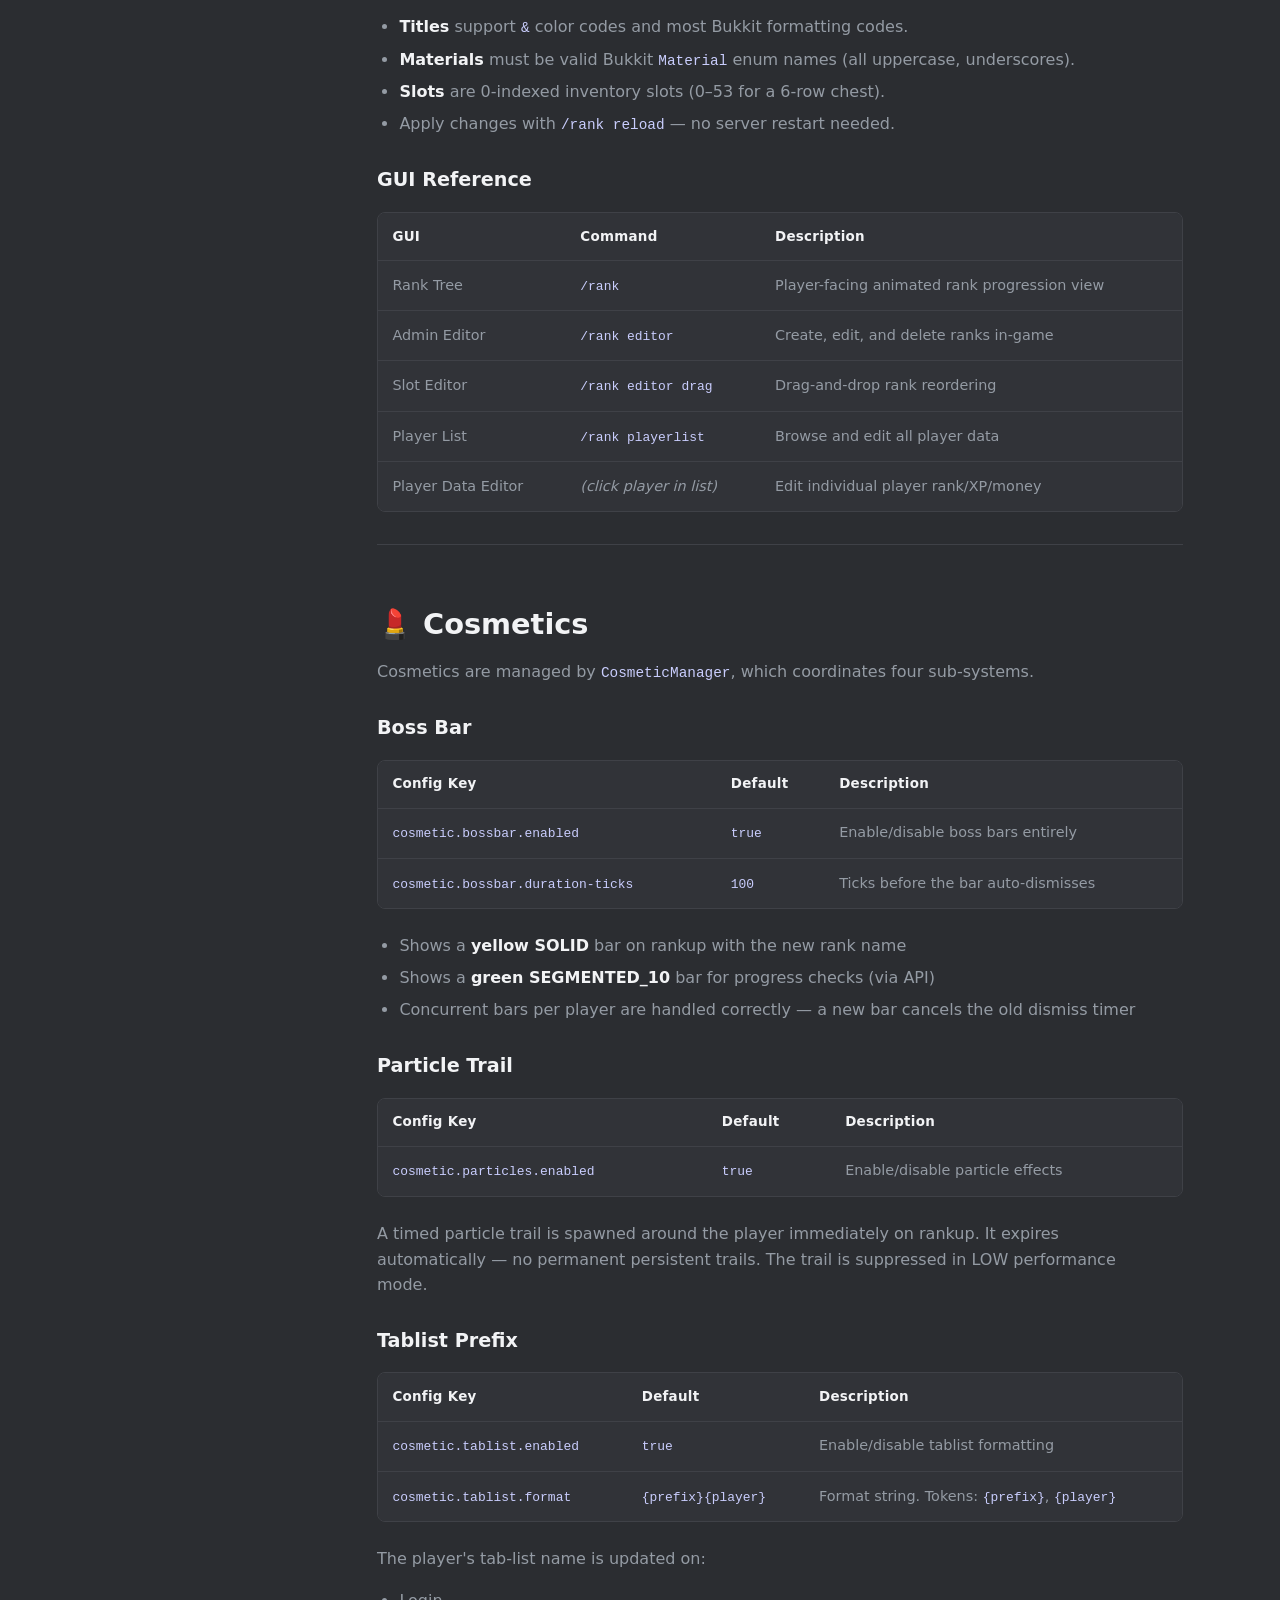
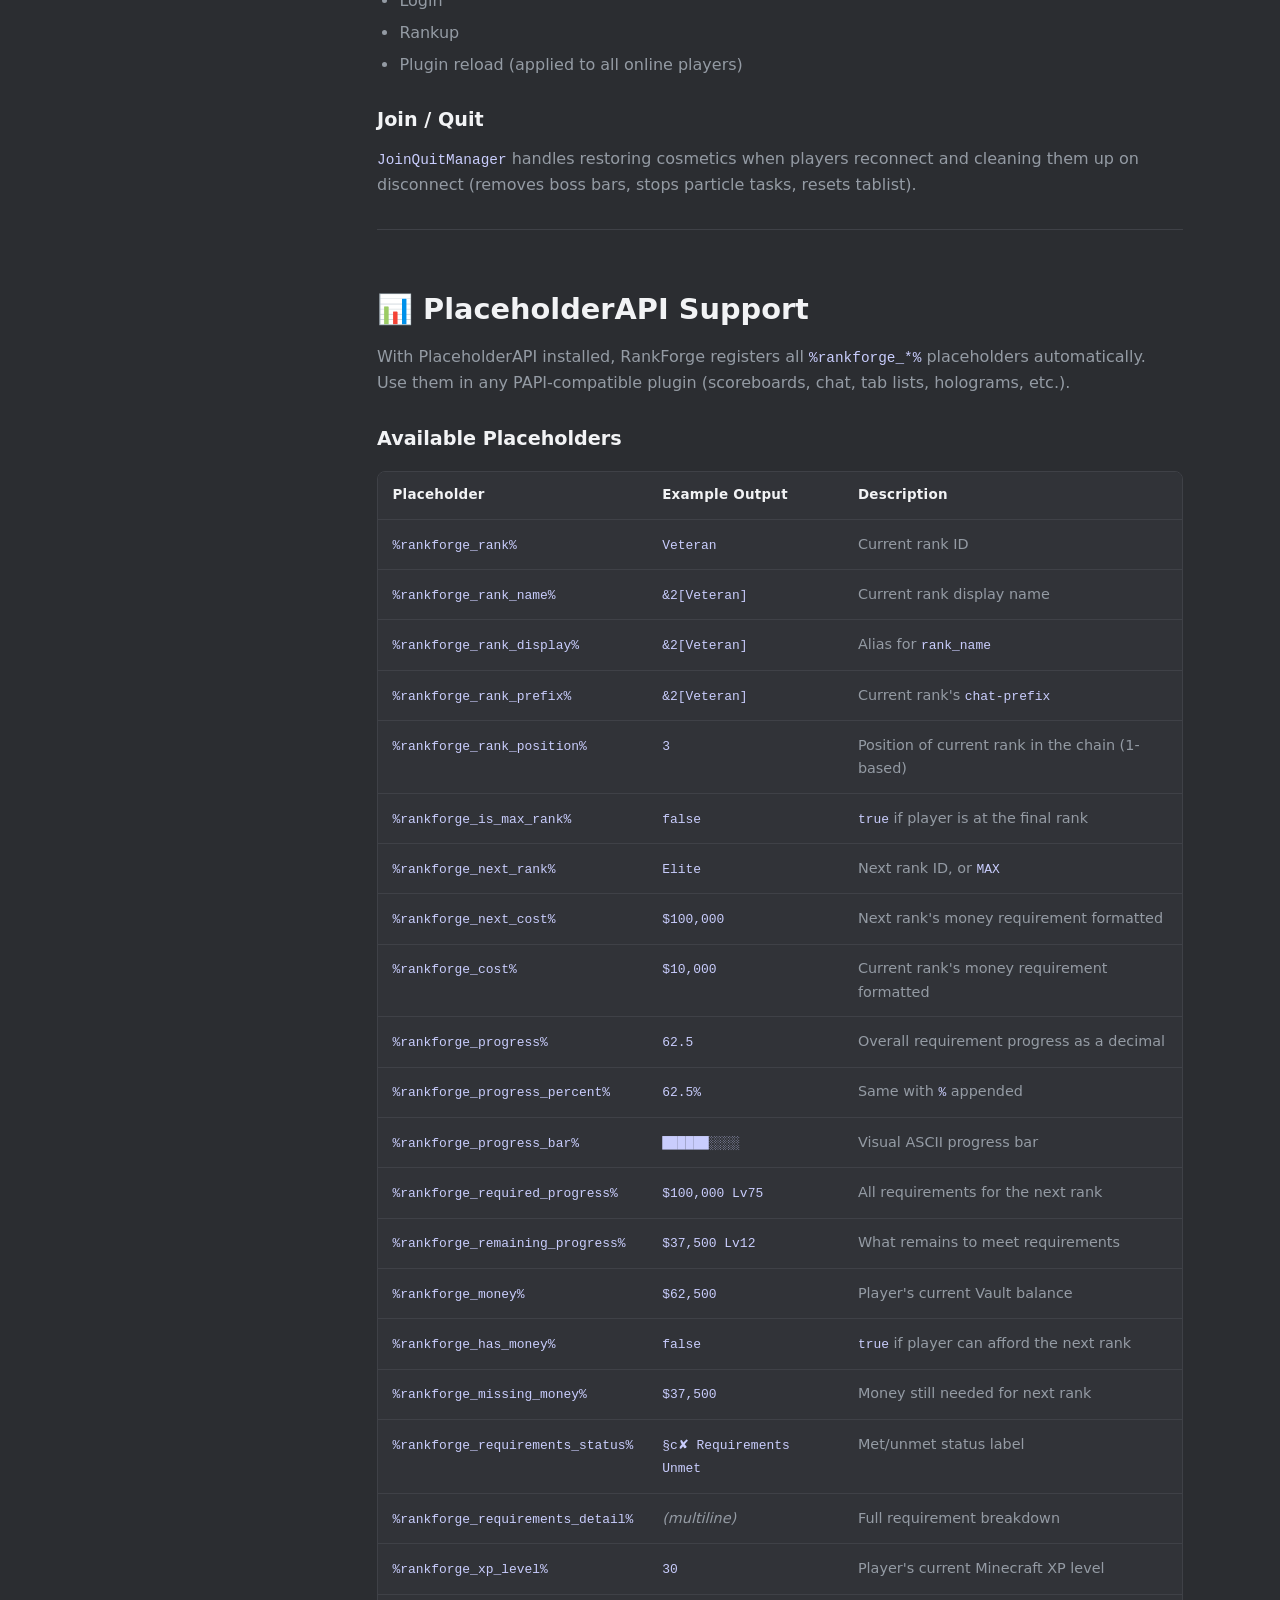
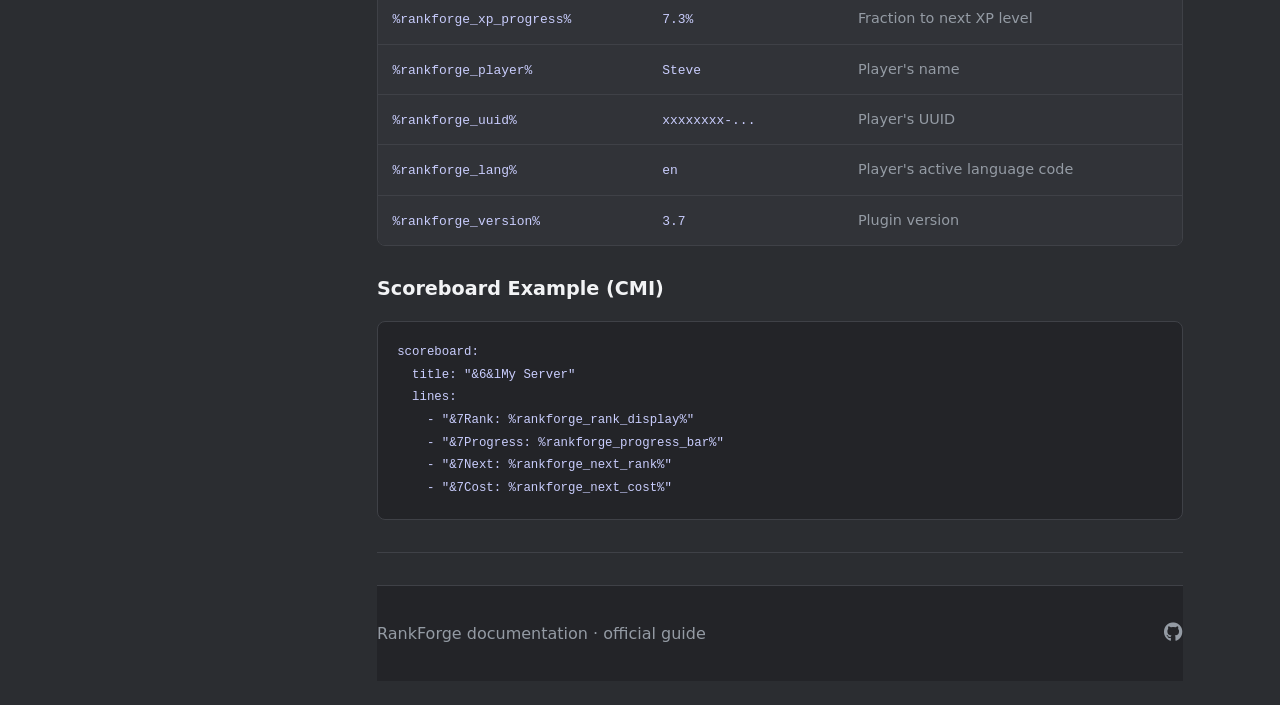
<file: docs/gui.html>
<!DOCTYPE html>
<html lang="en">
<head>
    <meta charset="UTF-8">
    <meta name="viewport" content="width=device-width, initial-scale=1.0">
    <meta name="description" content="Complete RankForge documentation for GUI and presentation.">
    <link rel="icon" href="../assets/img/icon.png">
    <title>GUI &amp; presentation · RankForge Docs</title>
    <link rel="stylesheet" href="../css/style.css">
    <link rel="stylesheet" href="docs.css">
    <link rel="stylesheet" href="https://cdnjs.cloudflare.com/ajax/libs/font-awesome/6.4.0/css/all.min.css">
</head>
<body>
    <header class="navbar">
        <div class="container nav-container">
            <a href="../index.html" class="logo-brand">
                <img src="../assets/img/icon.png" alt="RankForge Icon" class="nav-icon">
                <img src="../assets/img/logo.png" alt="RankForge Logo" class="nav-logo-img">
            </a>
            <nav class="nav-links" id="navLinks">
                <a href="../index.html">Home</a>
                <a href="index.html" class="active">Docs</a>
                <a href="../editor/index.html">Editor</a>
                <a href="https://github.com/JoshuaOP/RankForge" target="_blank" rel="noreferrer">GitHub <i class="fa-solid fa-arrow-up-right-from-square"></i></a>
            </nav>
            <div class="hamburger" id="hamburger"><i class="fa-solid fa-bars"></i></div>
        </div>
    </header>

    <div class="docs-shell">
        <aside class="docs-sidebar" aria-label="Documentation pages">
            <h2>Documentation</h2>
            <ul><li><a href="index.html">Getting Started</a></li><li><a href="configuration.html">Configuration</a></li><li><a href="commands.html">Commands &amp; permissions</a></li><li><a href="requirements.html">Requirements &amp; rewards</a></li><li><a href="gui.html" class="active">GUI &amp; presentation</a></li><li><a href="integrations.html">Integrations &amp; systems</a></li><li><a href="api.html">APIs &amp; history</a></li><li><a href="guides.html">Guides &amp; reference</a></li></ul>
        </aside>
        <main class="docs-main">
            <section class="docs-hero">
                <span class="badge">Official Guide</span>
                <h1>GUI &amp; presentation</h1>
                <p>Explore the complete GUI and presentation documentation below for RankForge.</p>
                <label class="docs-search" for="docsSearch">
                    <i class="fa-solid fa-magnifying-glass" aria-hidden="true"></i>
                    <input id="docsSearch" type="search" placeholder="Search this documentation page" autocomplete="off">
                </label>
            </section>
            <div class="docs-prose"><section class="docs-section"><h2 id="gui-system">🖥️ GUI System</h2>
<p>RankForge includes five distinct GUIs.</p>
<h3 id="animated-rank-tree-gui-rank">Animated Rank Tree GUI (<code>/rank</code>)</h3>
<p>The primary player-facing GUI. Opens when a player runs <code>/rank</code> (or clicks with no arguments). Displays all ranks in the chain, with the player's current position highlighted. Icons use the rank's configured <code>material</code>, <code>display-name</code>, and <code>lore</code>. The GUI is animated for visual appeal.</p>
<div class="docs-card" style="text-align: center; padding: 1.5rem; margin-top: 1rem;">
    <img src="../assets/img/artg.png" alt="Animated Rank Tree GUI" style="max-width: 100%; height: auto; image-rendering: pixelated; border-radius: 8px; border: 1px solid var(--border-color, #3f4147);">
    <p style="color: var(--text-muted, #949ba4); font-size: 0.9rem; margin-top: 1rem;">In-game preview of the animated rank tree progression GUI.</p>
</div>
<h3 id="admin-rank-editor-gui-rank-editor">Admin Rank Editor GUI (<code>/rank editor</code>)</h3>
<p>Lets admins browse all ranks and click into the detail editor for any rank. Changes made in the GUI are auto-saved to <code>ranks.yml</code> via a debounced async write (saves fire at most once per second even during rapid edits).</p>
<div class="docs-card" style="text-align: center; padding: 1.5rem; margin-top: 1rem;">
    <img src="../assets/img/ae.png" alt="Admin Rank Editor GUI" style="max-width: 100%; height: auto; image-rendering: pixelated; border-radius: 8px; border: 1px solid var(--border-color, #3f4147);">
    <p style="color: var(--text-muted, #949ba4); font-size: 0.9rem; margin-top: 1rem;">In-game preview of the admin rank editor GUI.</p>
</div>
<h3 id="rank-detail-editor-gui-rank-editor-rankid">Rank Detail Editor GUI (<code>/rank editor &lt;rankId&gt;</code>)</h3>
<p>A per-rank editor that lets you modify:</p>
<ul><li>Display name</li><li>Next rank link</li><li>Material / icon</li><li>Required money, XP, playtime, mob kills, block breaks</li><li>And more — via in-game chat prompts</li></ul>
<div class="docs-card" style="text-align: center; padding: 1.5rem; margin-top: 1rem;">
    <img src="../assets/img/ae2.png" alt="Rank Detail Editor GUI" style="max-width: 100%; height: auto; image-rendering: pixelated; border-radius: 8px; border: 1px solid var(--border-color, #3f4147);">
    <p style="color: var(--text-muted, #949ba4); font-size: 0.9rem; margin-top: 1rem;">In-game preview of the rank detail editor GUI.</p>
</div>
<h3 id="drag-and-drop-slot-editor-rank-editor-drag">Drag-and-Drop Slot Editor (<code>/rank editor drag</code>)</h3>
<p>A visual editor for rearranging rank icons in the GUI. Drag an icon from one slot to another to update its <code>slot</code> value without touching <code>ranks.yml</code>. Changes persist immediately.</p>
<div class="docs-card" style="text-align: center; padding: 1.5rem; margin-top: 1rem;">
    <img src="../assets/img/drag.png" alt="Drag-and-Drop Slot Editor" style="max-width: 100%; height: auto; image-rendering: pixelated; border-radius: 8px; border: 1px solid var(--border-color, #3f4147);">
    <p style="color: var(--text-muted, #949ba4); font-size: 0.9rem; margin-top: 1rem;">In-game preview of the drag-and-drop slot editor GUI.</p>
</div>
<h3 id="player-list-gui-rank-playerlist">Player List GUI (<code>/rank playerlist</code>)</h3>
<p>Lists all players whose data is in the cache, with their rank shown on the icon. Clicking a player opens the <code>PlayerDataEditorGUI</code> where an admin can view and change that player's rank data directly.</p>
<div class="docs-card" style="text-align: center; padding: 1.5rem; margin-top: 1rem;">
    <img src="../assets/img/playerlist.png" alt="Player List GUI" style="max-width: 100%; height: auto; image-rendering: pixelated; border-radius: 8px; border: 1px solid var(--border-color, #3f4147);">
    <p style="color: var(--text-muted, #949ba4); font-size: 0.9rem; margin-top: 1rem;">In-game preview of the player list GUI.</p>
</div>
<h3 id="player-data-editor-gui-playerdataeditorgui">Player Data Editor GUI (<code>PlayerDataEditorGUI</code>)</h3>
<p>A 54-slot editor opened by clicking any player in the Player List GUI. Provides the following buttons:</p>
<div class="docs-card" style="text-align: center; padding: 1.5rem; margin-top: 1rem;">
    <img src="../assets/img/playerlist.png" alt="Player Data Editor GUI" style="max-width: 100%; height: auto; image-rendering: pixelated; border-radius: 8px; border: 1px solid var(--border-color, #3f4147);">
    <p style="color: var(--text-muted, #949ba4); font-size: 0.9rem; margin-top: 1rem;">In-game preview of the player data editor GUI.</p>
</div>
<div class="docs-table-wrap"><table class="docs-table"><thead><tr><th>Slot</th><th>Button</th><th>Action</th></tr></thead><tbody><tr><td>4</td><td>Player Head</td><td>Summary (UUID, rank, XP, balance, status)</td></tr><tr><td>10</td><td>Rank</td><td>Click to change the player's rank (chat input)</td></tr><tr><td>12</td><td>Experience</td><td>Click to set the player's experience (chat input)</td></tr><tr><td>14</td><td>Balance</td><td>Click to set the player's economy balance (chat input)</td></tr><tr><td>16</td><td><strong>Rank History</strong></td><td>Displays the selected player's last 10 rank changes directly in the administrator's chat</td></tr><tr><td>45</td><td>← Back</td><td>Return to the Player List GUI</td></tr><tr><td>49</td><td>Reset</td><td>Reset the player's data to server defaults</td></tr><tr><td>53</td><td>Close</td><td>Close the GUI</td></tr></tbody></table></div>
<div class="docs-callout note"><p><strong>Reset</strong> also clears any active <code>/rank bypassreq</code> waivers for that player, alongside their rank, XP, and balance — so a reset always returns a player to a fully clean, server-default state.</p></div>
<h4 id="rank-history-button-slot-16">Rank History Button (Slot 16)</h4>
<p>Clicking the <strong>Rank History</strong> button sends the selected player's rank history directly to the administrator's chat — no new GUI or inventory is opened. The output is identical to running <code>/rank history</code> as that player: it uses the same <code>RankHistoryManager</code>, formatter, and display logic. Up to 10 entries are shown, newest first, including the timestamp, change type (Rankup / Set / Reset), and the from/to rank IDs. Works for both online and offline players — a fast way to audit a player's progression without leaving the GUI.</p>
<h3 id="external-gui-registry-api">External GUI Registry (API)</h3>
<p>Developers can replace any GUI with their own implementation using <code>ExternalGUIRegistry</code>. See <a href="api.html#developer-api">Developer API</a>.</p>
<hr></section>
<section class="docs-section"><h2 id="gui-configuration-guiyml">🖥️ GUI Configuration (<code>gui.yml</code>)</h2>
<p>All GUI layout, appearance, slot, and interaction settings are controlled by <code>plugins/RankForge/gui.yml</code>. The file is auto-generated on first run and supports full customization without editing Java code.</p>
<div class="docs-callout info"><p><strong>Note for upgraders:</strong> In previous versions, the <code>gui:</code> (rows) and <code>gui-click-shield:</code> sections lived in <code>config.yml</code>. They have moved to <code>gui.yml</code>. RankForge automatically migrates your existing values on first startup — no manual reconfiguration is required. If either section is missing from <code>gui.yml</code>, the plugin reads any custom value you had in <code>config.yml</code> and writes it to <code>gui.yml</code> transparently.</p></div>
<h3 id="file-location">File Location</h3>
<pre class="docs-code"><code>plugins/
└── RankForge/
    └── gui.yml</code></pre>
<h3 id="structure-overview">Structure Overview</h3>
<pre class="docs-code"><code class="language-yaml"># ── GUI Window Size ────────────────────────────────────────────
# Number of inventory rows in each GUI (1–6).
gui:
  rows: 6
  admin-rows: 6

# ── GUI Click Shield ───────────────────────────────────────────
# Per-player cooldown that prevents click-spam inside any RankForge GUI.
gui-click-shield:
  enabled: true
  cooldown-ms: 400   # Minimum ms between two accepted clicks per player

# ── Player-facing rank tree GUI (/rank) ────────────────────────
player-gui:
  title: "&amp;8✦ &amp;6RankForge &amp;8✦"       # GUI window title
  border-material: CYAN_STAINED_GLASS_PANE  # Border block type
  head-slot: 4                         # Slot for the player's head item
  info-slot: 49                        # Slot for the info/progress item

# ── Admin rank editor (/rank editor) ──────────────────────────
admin-gui:
  title: "&amp;8✦ &amp;cAdmin Rank Editor &amp;8✦"
  border-material: RED_STAINED_GLASS_PANE

# ── Per-rank detail editor (click a rank in the admin editor) ──
detail-editor:
  title-prefix: "&amp;8✦ &amp;6Editing: "
  border-top: LIME_STAINED_GLASS_PANE
  border-bottom: GRAY_STAINED_GLASS_PANE

# ── Drag-and-drop slot reassignment editor ─────────────────────
drag-drop:
  title: "&amp;8✦ &amp;bSlot Editor &amp;8✦"

# ── Player list GUI (/rank playerlist) ────────────────────────
player-list:
  title: "&amp;8✦ &amp;9Player List &amp;8✦"
  border-material: BLUE_STAINED_GLASS_PANE
  prev-page-slot: 45
  close-slot: 49
  next-page-slot: 53

# ── Player data editor (click a player in the player list) ─────
player-data-editor:
  title-prefix: "&amp;8✦ &amp;9Editing: "
  border-material: LIGHT_BLUE_STAINED_GLASS_PANE
  block-breaks:
    slot: 30
    material: IRON_PICKAXE
    name: "&amp;7&amp;lBlock Breaks"
    lore:
      - "&amp;7Exact blocks broken (tracked by RankForge)."

# ── Block-break stat panel settings ───────────────────────────
block-break-stats:
  show-in-rank-gui: true
  show-in-player-data-editor: true
  label: "&amp;7Blocks Broken"
  material: IRON_PICKAXE
  value-format: "&amp;a%count%"
  unmet-format: "&amp;cNeed &amp;e%required% &amp;cblocks &amp;8(have &amp;7%current%&amp;8)"
  met-format: "&amp;a✔ &amp;e%required% &amp;ablocks broken"

# ── Shared elements used across all GUIs ─────────────────────
common:
  filler-material: GRAY_STAINED_GLASS_PANE
  close-material: BARRIER
  close-name: "&amp;cClose"
  back-material: ARROW
  back-name: "&amp;7Back"

# ── Requirement status icons on the next-rank GUI item ────────
requirement-icons:
  enabled: true
  met-symbol: "&amp;a✔"
  unmet-symbol: "&amp;c✘"
  show-details: true

# ── GUI themes (border colors) ────────────────────────────────
themes:
  default:
    player-border: CYAN_STAINED_GLASS_PANE
    admin-border: RED_STAINED_GLASS_PANE
    list-border: BLUE_STAINED_GLASS_PANE
  dark:
    player-border: BLACK_STAINED_GLASS_PANE
    admin-border: RED_STAINED_GLASS_PANE
    list-border: BLUE_STAINED_GLASS_PANE
  gold:
    player-border: YELLOW_STAINED_GLASS_PANE
    admin-border: ORANGE_STAINED_GLASS_PANE
    list-border: YELLOW_STAINED_GLASS_PANE</code></pre>
<h3 id="key-sections">Key Sections</h3>
<div class="docs-table-wrap"><table class="docs-table"><thead><tr><th>Section</th><th>Purpose</th></tr></thead><tbody><tr><td><code>gui</code></td><td>Window row count for the player GUI and admin editor</td></tr><tr><td><code>gui-click-shield</code></td><td>Per-player click cooldown to prevent inventory spam</td></tr><tr><td><code>player-gui</code></td><td>Player-facing rank tree: title, border, slot positions</td></tr><tr><td><code>admin-gui</code></td><td>Admin rank editor: title and border color</td></tr><tr><td><code>detail-editor</code></td><td>Per-rank detail editor: title prefix and border colors</td></tr><tr><td><code>drag-drop</code></td><td>Drag-and-drop slot editor title</td></tr><tr><td><code>player-list</code></td><td>Player list GUI: title, border, pagination slot positions</td></tr><tr><td><code>player-data-editor</code></td><td>Player data editor: title, border, and block-break display</td></tr><tr><td><code>block-break-stats</code></td><td>How block-break counts appear across all GUIs</td></tr><tr><td><code>common</code></td><td>Shared filler, close, and back button materials and labels</td></tr><tr><td><code>requirement-icons</code></td><td>Met/unmet symbols on the next-rank item</td></tr><tr><td><code>themes</code></td><td>Named border-color presets (active theme configurable per GUI)</td></tr></tbody></table></div>
<h3 id="customization-tips">Customization Tips</h3>
<ul><li><strong>Titles</strong> support <code>&amp;</code> color codes and most Bukkit formatting codes.</li><li><strong>Materials</strong> must be valid Bukkit <code>Material</code> enum names (all uppercase, underscores).</li><li><strong>Slots</strong> are 0-indexed inventory slots (0–53 for a 6-row chest).</li><li>Apply changes with <code>/rank reload</code> — no server restart needed.</li></ul>
<h3 id="gui-reference">GUI Reference</h3>
<div class="docs-table-wrap"><table class="docs-table"><thead><tr><th>GUI</th><th>Command</th><th>Description</th></tr></thead><tbody><tr><td>Rank Tree</td><td><code>/rank</code></td><td>Player-facing animated rank progression view</td></tr><tr><td>Admin Editor</td><td><code>/rank editor</code></td><td>Create, edit, and delete ranks in-game</td></tr><tr><td>Slot Editor</td><td><code>/rank editor drag</code></td><td>Drag-and-drop rank reordering</td></tr><tr><td>Player List</td><td><code>/rank playerlist</code></td><td>Browse and edit all player data</td></tr><tr><td>Player Data Editor</td><td><em>(click player in list)</em></td><td>Edit individual player rank/XP/money</td></tr></tbody></table></div>
<hr></section>
<section class="docs-section"><h2 id="cosmetics-1">💄 Cosmetics</h2>
<p>Cosmetics are managed by <code>CosmeticManager</code>, which coordinates four sub-systems.</p>
<h3 id="boss-bar-1">Boss Bar</h3>
<div class="docs-table-wrap"><table class="docs-table"><thead><tr><th>Config Key</th><th>Default</th><th>Description</th></tr></thead><tbody><tr><td><code>cosmetic.bossbar.enabled</code></td><td><code>true</code></td><td>Enable/disable boss bars entirely</td></tr><tr><td><code>cosmetic.bossbar.duration-ticks</code></td><td><code>100</code></td><td>Ticks before the bar auto-dismisses</td></tr></tbody></table></div>
<ul><li>Shows a <strong>yellow SOLID</strong> bar on rankup with the new rank name</li><li>Shows a <strong>green SEGMENTED_10</strong> bar for progress checks (via API)</li><li>Concurrent bars per player are handled correctly — a new bar cancels the old dismiss timer</li></ul>
<h3 id="particle-trail-1">Particle Trail</h3>
<div class="docs-table-wrap"><table class="docs-table"><thead><tr><th>Config Key</th><th>Default</th><th>Description</th></tr></thead><tbody><tr><td><code>cosmetic.particles.enabled</code></td><td><code>true</code></td><td>Enable/disable particle effects</td></tr></tbody></table></div>
<p>A timed particle trail is spawned around the player immediately on rankup. It expires automatically — no permanent persistent trails. The trail is suppressed in LOW performance mode.</p>
<h3 id="tablist-prefix">Tablist Prefix</h3>
<div class="docs-table-wrap"><table class="docs-table"><thead><tr><th>Config Key</th><th>Default</th><th>Description</th></tr></thead><tbody><tr><td><code>cosmetic.tablist.enabled</code></td><td><code>true</code></td><td>Enable/disable tablist formatting</td></tr><tr><td><code>cosmetic.tablist.format</code></td><td><code>{prefix}{player}</code></td><td>Format string. Tokens: <code>{prefix}</code>, <code>{player}</code></td></tr></tbody></table></div>
<p>The player's tab-list name is updated on:</p>
<ul><li>Login</li><li>Rankup</li><li>Plugin reload (applied to all online players)</li></ul>
<h3 id="join-quit">Join / Quit</h3>
<p><code>JoinQuitManager</code> handles restoring cosmetics when players reconnect and cleaning them up on disconnect (removes boss bars, stops particle tasks, resets tablist).</p>
<hr></section>
<section class="docs-section"><h2 id="placeholderapi-support">📊 PlaceholderAPI Support</h2>
<p>With PlaceholderAPI installed, RankForge registers all <code>%rankforge_*%</code> placeholders automatically. Use them in any PAPI-compatible plugin (scoreboards, chat, tab lists, holograms, etc.).</p>
<h3 id="available-placeholders">Available Placeholders</h3>
<div class="docs-table-wrap"><table class="docs-table"><thead><tr><th>Placeholder</th><th>Example Output</th><th>Description</th></tr></thead><tbody><tr><td><code>%rankforge_rank%</code></td><td><code>Veteran</code></td><td>Current rank ID</td></tr><tr><td><code>%rankforge_rank_name%</code></td><td><code>&amp;2[Veteran]</code></td><td>Current rank display name</td></tr><tr><td><code>%rankforge_rank_display%</code></td><td><code>&amp;2[Veteran]</code></td><td>Alias for <code>rank_name</code></td></tr><tr><td><code>%rankforge_rank_prefix%</code></td><td><code>&amp;2[Veteran]</code></td><td>Current rank's <code>chat-prefix</code></td></tr><tr><td><code>%rankforge_rank_position%</code></td><td><code>3</code></td><td>Position of current rank in the chain (1-based)</td></tr><tr><td><code>%rankforge_is_max_rank%</code></td><td><code>false</code></td><td><code>true</code> if player is at the final rank</td></tr><tr><td><code>%rankforge_next_rank%</code></td><td><code>Elite</code></td><td>Next rank ID, or <code>MAX</code></td></tr><tr><td><code>%rankforge_next_cost%</code></td><td><code>$100,000</code></td><td>Next rank's money requirement formatted</td></tr><tr><td><code>%rankforge_cost%</code></td><td><code>$10,000</code></td><td>Current rank's money requirement formatted</td></tr><tr><td><code>%rankforge_progress%</code></td><td><code>62.5</code></td><td>Overall requirement progress as a decimal</td></tr><tr><td><code>%rankforge_progress_percent%</code></td><td><code>62.5%</code></td><td>Same with <code>%</code> appended</td></tr><tr><td><code>%rankforge_progress_bar%</code></td><td><code>██████░░░░</code></td><td>Visual ASCII progress bar</td></tr><tr><td><code>%rankforge_required_progress%</code></td><td><code>$100,000 Lv75</code></td><td>All requirements for the next rank</td></tr><tr><td><code>%rankforge_remaining_progress%</code></td><td><code>$37,500 Lv12</code></td><td>What remains to meet requirements</td></tr><tr><td><code>%rankforge_money%</code></td><td><code>$62,500</code></td><td>Player's current Vault balance</td></tr><tr><td><code>%rankforge_has_money%</code></td><td><code>false</code></td><td><code>true</code> if player can afford the next rank</td></tr><tr><td><code>%rankforge_missing_money%</code></td><td><code>$37,500</code></td><td>Money still needed for next rank</td></tr><tr><td><code>%rankforge_requirements_status%</code></td><td><code>§c✘ Requirements Unmet</code></td><td>Met/unmet status label</td></tr><tr><td><code>%rankforge_requirements_detail%</code></td><td><em>(multiline)</em></td><td>Full requirement breakdown</td></tr><tr><td><code>%rankforge_xp_level%</code></td><td><code>30</code></td><td>Player's current Minecraft XP level</td></tr><tr><td><code>%rankforge_xp_progress%</code></td><td><code>7.3%</code></td><td>Fraction to next XP level</td></tr><tr><td><code>%rankforge_player%</code></td><td><code>Steve</code></td><td>Player's name</td></tr><tr><td><code>%rankforge_uuid%</code></td><td><code>xxxxxxxx-...</code></td><td>Player's UUID</td></tr><tr><td><code>%rankforge_lang%</code></td><td><code>en</code></td><td>Player's active language code</td></tr><tr><td><code>%rankforge_version%</code></td><td><code>3.7</code></td><td>Plugin version</td></tr></tbody></table></div>
<h3 id="scoreboard-example-cmi">Scoreboard Example (CMI)</h3>
<pre class="docs-code"><code class="language-yaml">scoreboard:
  title: "&amp;6&amp;lMy Server"
  lines:
    - "&amp;7Rank: %rankforge_rank_display%"
    - "&amp;7Progress: %rankforge_progress_bar%"
    - "&amp;7Next: %rankforge_next_rank%"
    - "&amp;7Cost: %rankforge_next_cost%"</code></pre>
<hr></section></div>
            <footer class="docs-footer">
                <div class="footer-content">
                    <span>RankForge documentation · official guide</span>
                    <div class="social-links">
                        <a href="https://github.com/JoshuaOP/RankForge" target="_blank" rel="noreferrer" aria-label="RankForge on GitHub"><i class="fa-brands fa-github"></i></a>
                    </div>
                </div>
            </footer>
        </main>
    </div>
    <script src="../js/main.js"></script>
    <script src="docs.js"></script>
</body>
</html>
</file>
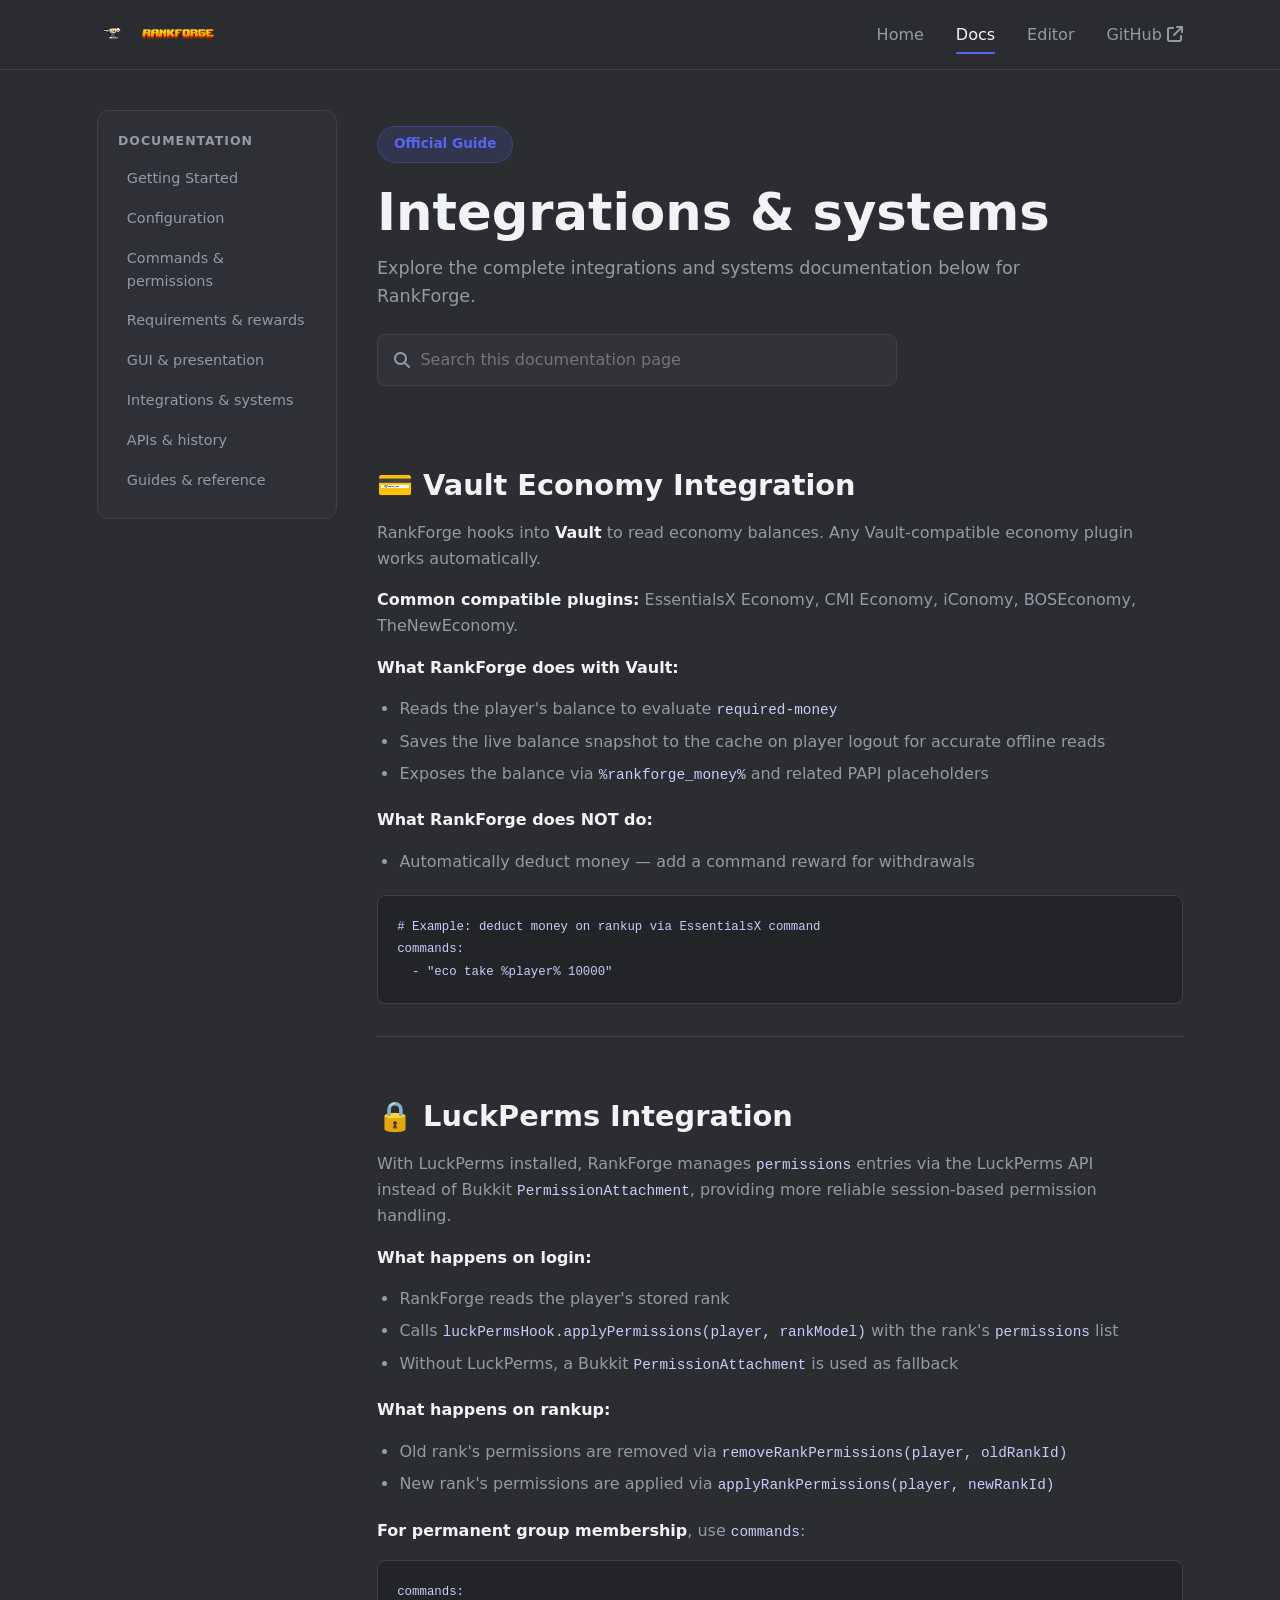
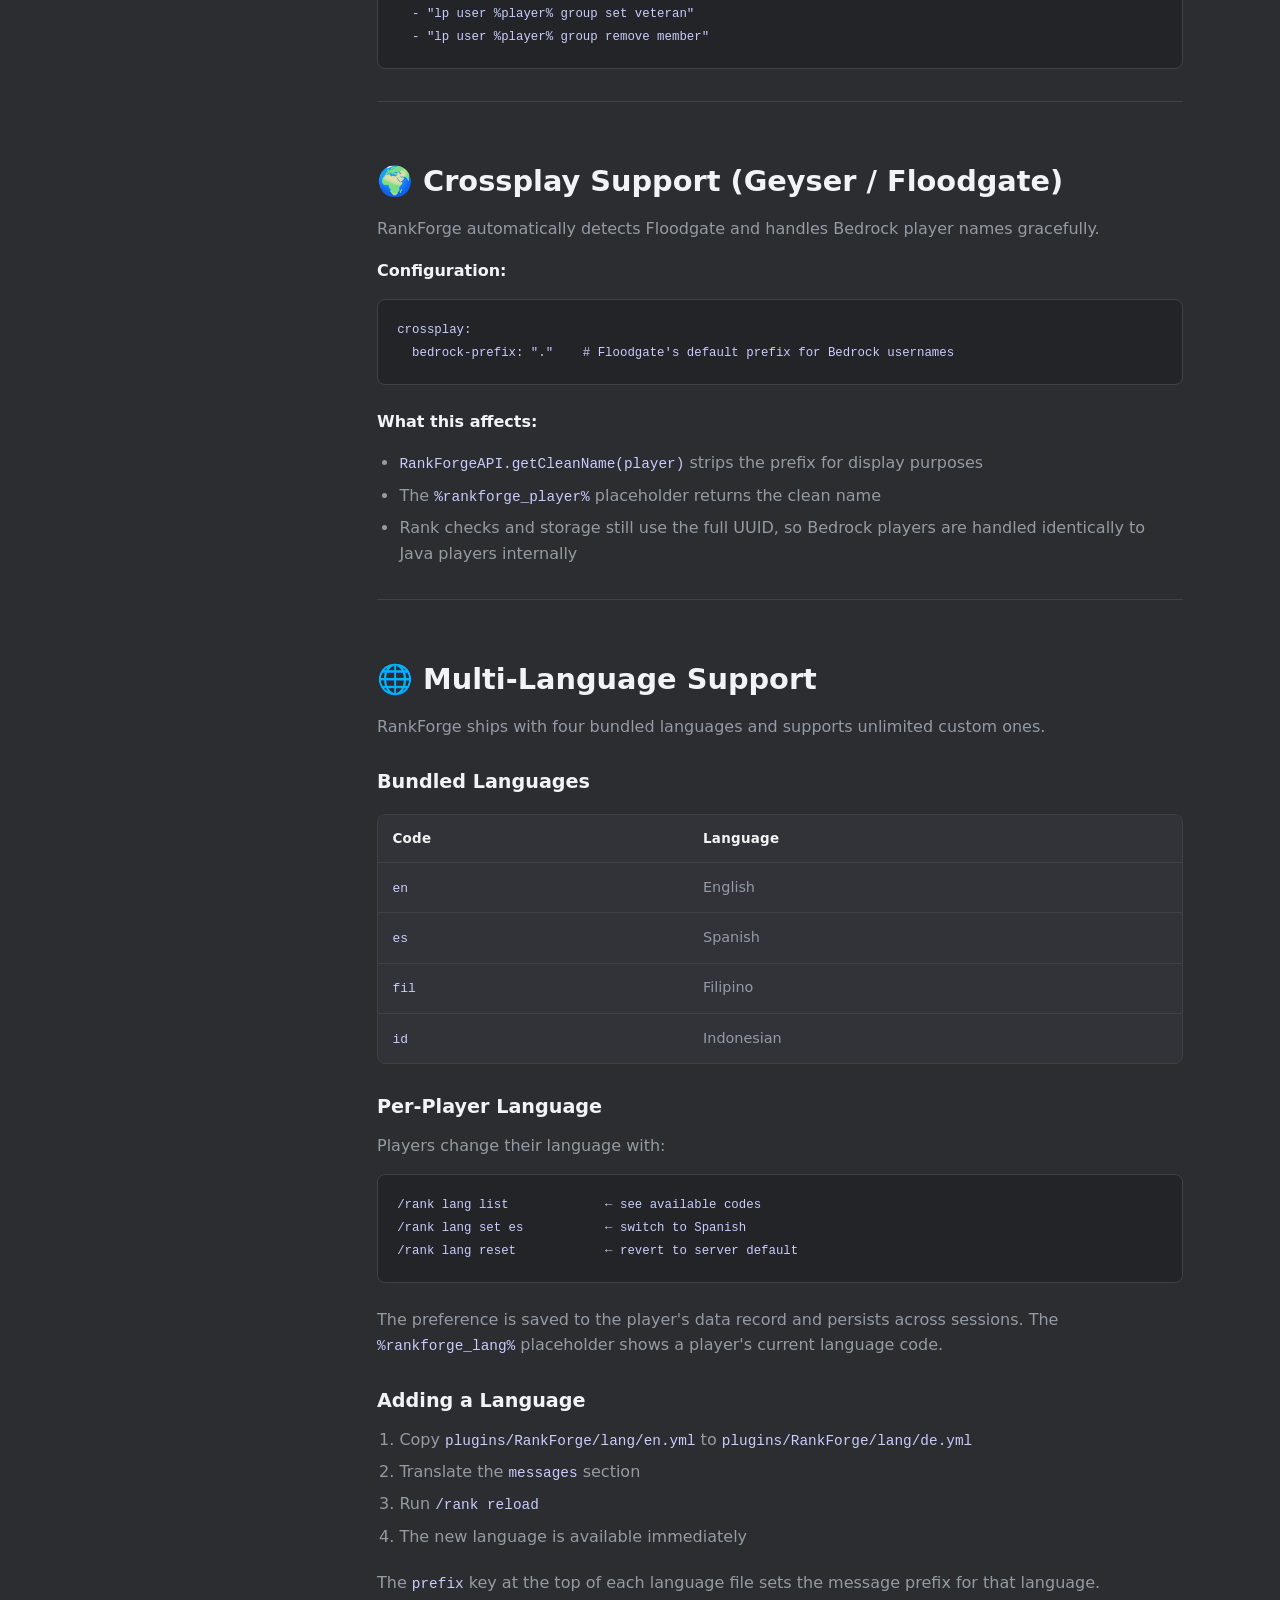
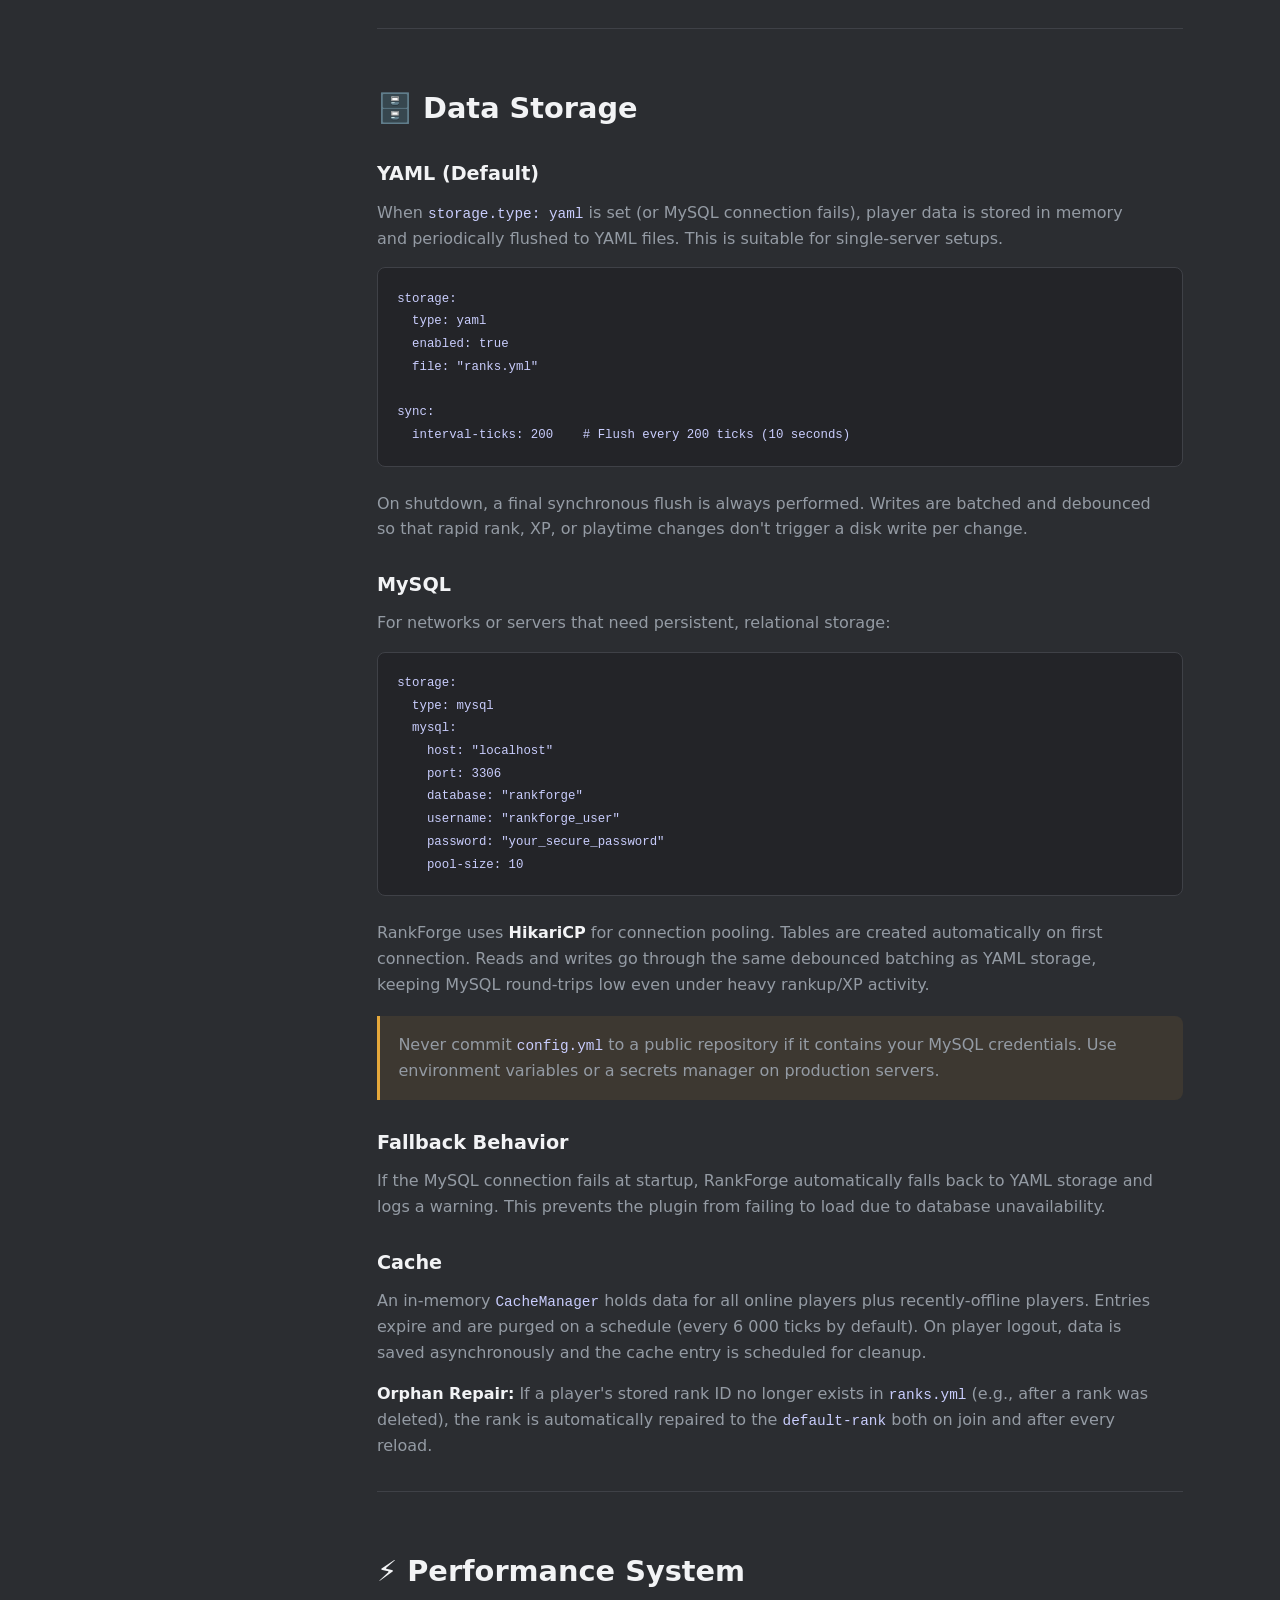
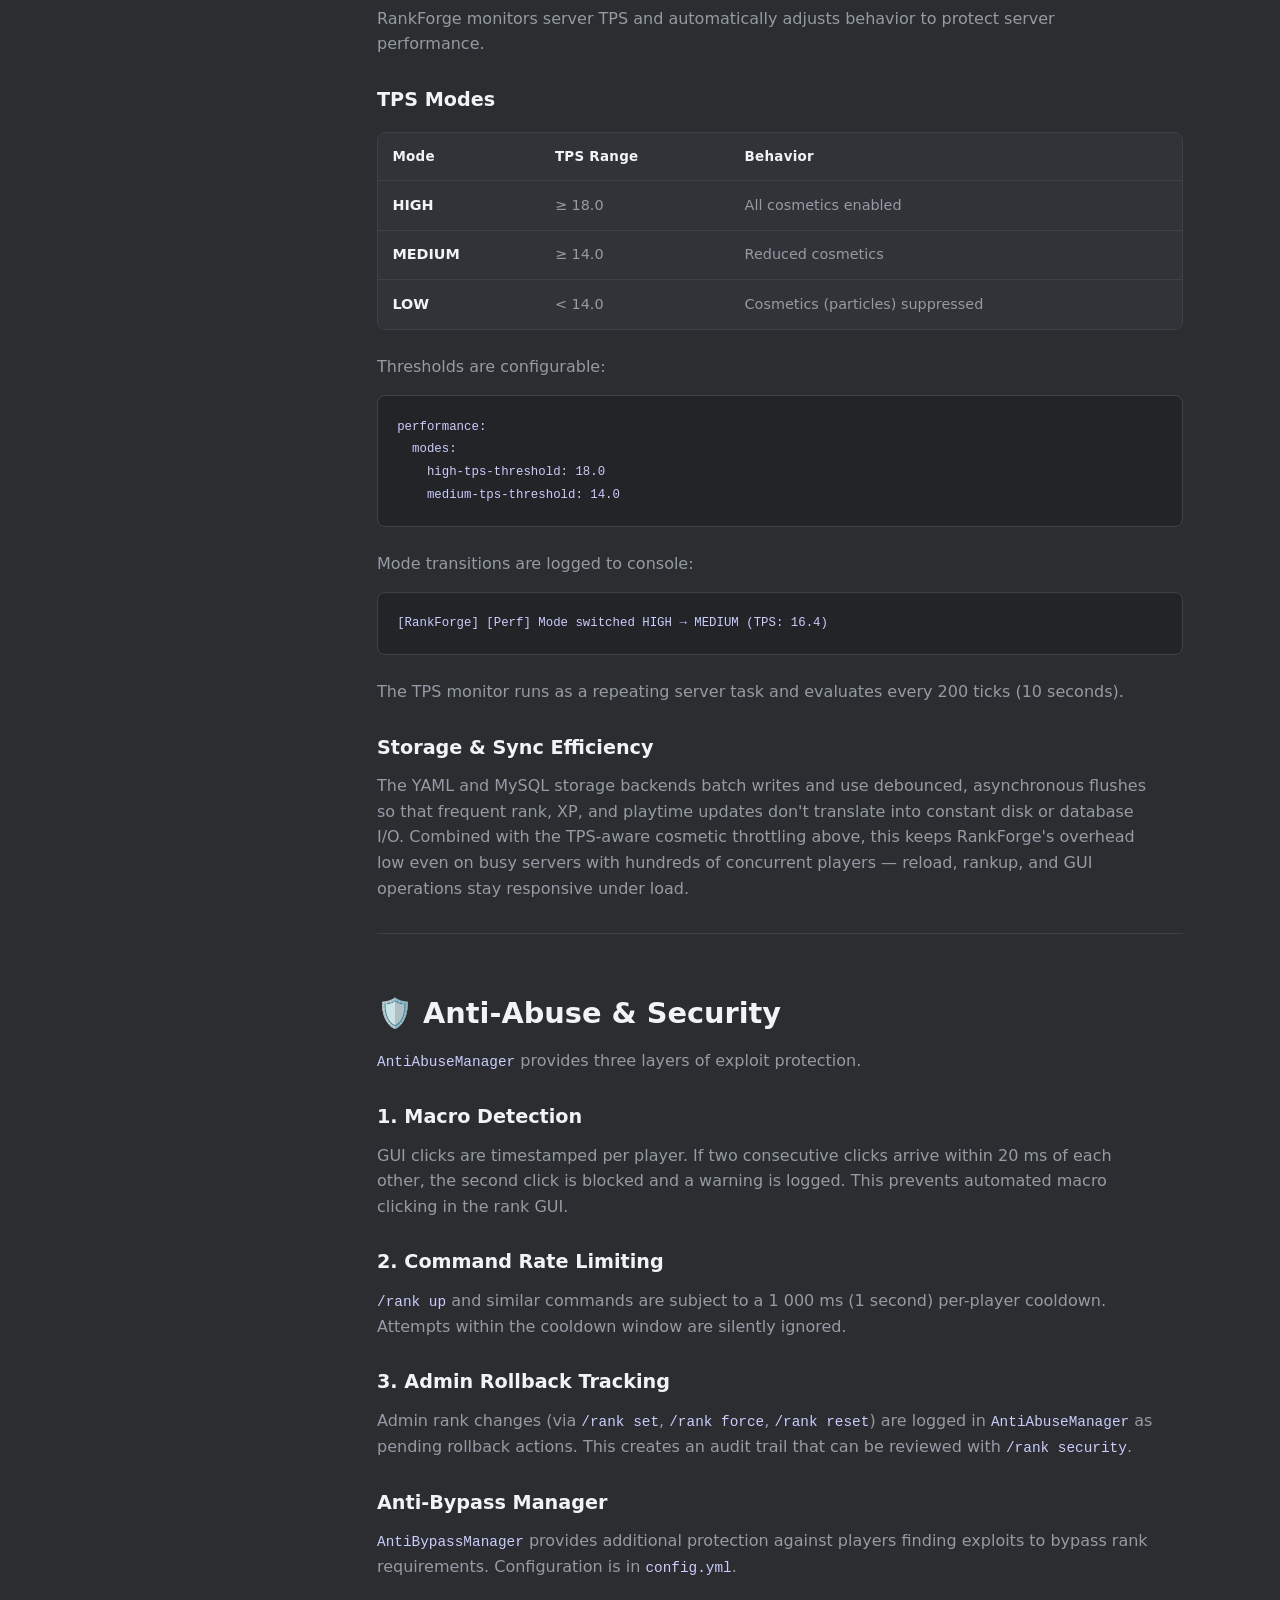
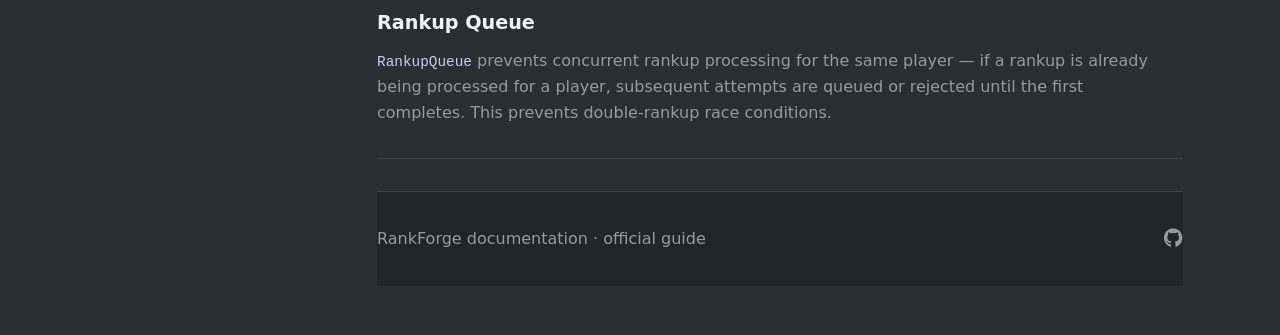
<file: docs/integrations.html>
<!DOCTYPE html>
<html lang="en">
<head>
    <meta charset="UTF-8">
    <meta name="viewport" content="width=device-width, initial-scale=1.0">
    <meta name="description" content="Complete RankForge documentation for integrations and systems.">
    <link rel="icon" href="../assets/img/icon.png">
    <title>Integrations &amp; systems · RankForge Docs</title>
    <link rel="stylesheet" href="../css/style.css">
    <link rel="stylesheet" href="docs.css">
    <link rel="stylesheet" href="https://cdnjs.cloudflare.com/ajax/libs/font-awesome/6.4.0/css/all.min.css">
</head>
<body>
    <header class="navbar">
        <div class="container nav-container">
            <a href="../index.html" class="logo-brand">
                <img src="../assets/img/icon.png" alt="RankForge Icon" class="nav-icon">
                <img src="../assets/img/logo.png" alt="RankForge Logo" class="nav-logo-img">
            </a>
            <nav class="nav-links" id="navLinks">
                <a href="../index.html">Home</a>
                <a href="index.html" class="active">Docs</a>
                <a href="../editor/index.html">Editor</a>
                <a href="https://github.com/JoshuaOP/RankForge" target="_blank" rel="noreferrer">GitHub <i class="fa-solid fa-arrow-up-right-from-square"></i></a>
            </nav>
            <div class="hamburger" id="hamburger"><i class="fa-solid fa-bars"></i></div>
        </div>
    </header>

    <div class="docs-shell">
        <aside class="docs-sidebar" aria-label="Documentation pages">
            <h2>Documentation</h2>
            <ul><li><a href="index.html">Getting Started</a></li><li><a href="configuration.html">Configuration</a></li><li><a href="commands.html">Commands &amp; permissions</a></li><li><a href="requirements.html">Requirements &amp; rewards</a></li><li><a href="gui.html">GUI &amp; presentation</a></li><li><a href="integrations.html" class="active">Integrations &amp; systems</a></li><li><a href="api.html">APIs &amp; history</a></li><li><a href="guides.html">Guides &amp; reference</a></li></ul>
        </aside>
        <main class="docs-main">
            <section class="docs-hero">
                <span class="badge">Official Guide</span>
                <h1>Integrations &amp; systems</h1>
                <p>Explore the complete integrations and systems documentation below for RankForge.</p>
                <label class="docs-search" for="docsSearch">
                    <i class="fa-solid fa-magnifying-glass" aria-hidden="true"></i>
                    <input id="docsSearch" type="search" placeholder="Search this documentation page" autocomplete="off">
                </label>
            </section>
            <div class="docs-prose"><section class="docs-section"><h2 id="vault-economy-integration">💳 Vault Economy Integration</h2>
<p>RankForge hooks into <strong>Vault</strong> to read economy balances. Any Vault-compatible economy plugin works automatically.</p>
<p><strong>Common compatible plugins:</strong> EssentialsX Economy, CMI Economy, iConomy, BOSEconomy, TheNewEconomy.</p>
<p><strong>What RankForge does with Vault:</strong></p>
<ul><li>Reads the player's balance to evaluate <code>required-money</code></li><li>Saves the live balance snapshot to the cache on player logout for accurate offline reads</li><li>Exposes the balance via <code>%rankforge_money%</code> and related PAPI placeholders</li></ul>
<p><strong>What RankForge does NOT do:</strong></p>
<ul><li>Automatically deduct money — add a command reward for withdrawals</li></ul>
<pre class="docs-code"><code class="language-yaml"># Example: deduct money on rankup via EssentialsX command
commands:
  - "eco take %player% 10000"</code></pre>
<hr></section>
<section class="docs-section"><h2 id="luckperms-integration">🔒 LuckPerms Integration</h2>
<p>With LuckPerms installed, RankForge manages <code>permissions</code> entries via the LuckPerms API instead of Bukkit <code>PermissionAttachment</code>, providing more reliable session-based permission handling.</p>
<p><strong>What happens on login:</strong></p>
<ul><li>RankForge reads the player's stored rank</li><li>Calls <code>luckPermsHook.applyPermissions(player, rankModel)</code> with the rank's <code>permissions</code> list</li><li>Without LuckPerms, a Bukkit <code>PermissionAttachment</code> is used as fallback</li></ul>
<p><strong>What happens on rankup:</strong></p>
<ul><li>Old rank's permissions are removed via <code>removeRankPermissions(player, oldRankId)</code></li><li>New rank's permissions are applied via <code>applyRankPermissions(player, newRankId)</code></li></ul>
<p><strong>For permanent group membership</strong>, use <code>commands</code>:</p>
<pre class="docs-code"><code class="language-yaml">commands:
  - "lp user %player% group set veteran"
  - "lp user %player% group remove member"</code></pre>
<hr></section>
<section class="docs-section"><h2 id="crossplay-support-geyser-floodgate">🌍 Crossplay Support (Geyser / Floodgate)</h2>
<p>RankForge automatically detects Floodgate and handles Bedrock player names gracefully.</p>
<p><strong>Configuration:</strong></p>
<pre class="docs-code"><code class="language-yaml">crossplay:
  bedrock-prefix: "."    # Floodgate's default prefix for Bedrock usernames</code></pre>
<p><strong>What this affects:</strong></p>
<ul><li><code>RankForgeAPI.getCleanName(player)</code> strips the prefix for display purposes</li><li>The <code>%rankforge_player%</code> placeholder returns the clean name</li><li>Rank checks and storage still use the full UUID, so Bedrock players are handled identically to Java players internally</li></ul>
<hr></section>
<section class="docs-section"><h2 id="multi-language-support">🌐 Multi-Language Support</h2>
<p>RankForge ships with four bundled languages and supports unlimited custom ones.</p>
<h3 id="bundled-languages">Bundled Languages</h3>
<div class="docs-table-wrap"><table class="docs-table"><thead><tr><th>Code</th><th>Language</th></tr></thead><tbody><tr><td><code>en</code></td><td>English</td></tr><tr><td><code>es</code></td><td>Spanish</td></tr><tr><td><code>fil</code></td><td>Filipino</td></tr><tr><td><code>id</code></td><td>Indonesian</td></tr></tbody></table></div>
<h3 id="per-player-language">Per-Player Language</h3>
<p>Players change their language with:</p>
<pre class="docs-code"><code>/rank lang list             ← see available codes
/rank lang set es           ← switch to Spanish
/rank lang reset            ← revert to server default</code></pre>
<p>The preference is saved to the player's data record and persists across sessions. The <code>%rankforge_lang%</code> placeholder shows a player's current language code.</p>
<h3 id="adding-a-language">Adding a Language</h3>
<ol><li>Copy <code>plugins/RankForge/lang/en.yml</code> to <code>plugins/RankForge/lang/de.yml</code></li><li>Translate the <code>messages</code> section</li><li>Run <code>/rank reload</code></li><li>The new language is available immediately</li></ol>
<p>The <code>prefix</code> key at the top of each language file sets the message prefix for that language.</p>
<hr></section>
<section class="docs-section"><h2 id="data-storage-1">🗄️ Data Storage</h2>
<h3 id="yaml-default">YAML (Default)</h3>
<p>When <code>storage.type: yaml</code> is set (or MySQL connection fails), player data is stored in memory and periodically flushed to YAML files. This is suitable for single-server setups.</p>
<pre class="docs-code"><code class="language-yaml">storage:
  type: yaml
  enabled: true
  file: "ranks.yml"

sync:
  interval-ticks: 200    # Flush every 200 ticks (10 seconds)</code></pre>
<p>On shutdown, a final synchronous flush is always performed. Writes are batched and debounced so that rapid rank, XP, or playtime changes don't trigger a disk write per change.</p>
<h3 id="mysql">MySQL</h3>
<p>For networks or servers that need persistent, relational storage:</p>
<pre class="docs-code"><code class="language-yaml">storage:
  type: mysql
  mysql:
    host: "localhost"
    port: 3306
    database: "rankforge"
    username: "rankforge_user"
    password: "your_secure_password"
    pool-size: 10</code></pre>
<p>RankForge uses <strong>HikariCP</strong> for connection pooling. Tables are created automatically on first connection. Reads and writes go through the same debounced batching as YAML storage, keeping MySQL round-trips low even under heavy rankup/XP activity.</p>
<div class="docs-callout warning"><p>Never commit <code>config.yml</code> to a public repository if it contains your MySQL credentials. Use environment variables or a secrets manager on production servers.</p></div>
<h3 id="fallback-behavior">Fallback Behavior</h3>
<p>If the MySQL connection fails at startup, RankForge automatically falls back to YAML storage and logs a warning. This prevents the plugin from failing to load due to database unavailability.</p>
<h3 id="cache">Cache</h3>
<p>An in-memory <code>CacheManager</code> holds data for all online players plus recently-offline players. Entries expire and are purged on a schedule (every 6 000 ticks by default). On player logout, data is saved asynchronously and the cache entry is scheduled for cleanup.</p>
<p><strong>Orphan Repair:</strong> If a player's stored rank ID no longer exists in <code>ranks.yml</code> (e.g., after a rank was deleted), the rank is automatically repaired to the <code>default-rank</code> both on join and after every reload.</p>
<hr></section>
<section class="docs-section"><h2 id="performance-system">⚡ Performance System</h2>
<p>RankForge monitors server TPS and automatically adjusts behavior to protect server performance.</p>
<h3 id="tps-modes">TPS Modes</h3>
<div class="docs-table-wrap"><table class="docs-table"><thead><tr><th>Mode</th><th>TPS Range</th><th>Behavior</th></tr></thead><tbody><tr><td><strong>HIGH</strong></td><td>≥ 18.0</td><td>All cosmetics enabled</td></tr><tr><td><strong>MEDIUM</strong></td><td>≥ 14.0</td><td>Reduced cosmetics</td></tr><tr><td><strong>LOW</strong></td><td>&lt; 14.0</td><td>Cosmetics (particles) suppressed</td></tr></tbody></table></div>
<p>Thresholds are configurable:</p>
<pre class="docs-code"><code class="language-yaml">performance:
  modes:
    high-tps-threshold: 18.0
    medium-tps-threshold: 14.0</code></pre>
<p>Mode transitions are logged to console:</p>
<pre class="docs-code"><code>[RankForge] [Perf] Mode switched HIGH → MEDIUM (TPS: 16.4)</code></pre>
<p>The TPS monitor runs as a repeating server task and evaluates every 200 ticks (10 seconds).</p>
<h3 id="storage-sync-efficiency">Storage &amp; Sync Efficiency</h3>
<p>The YAML and MySQL storage backends batch writes and use debounced, asynchronous flushes so that frequent rank, XP, and playtime updates don't translate into constant disk or database I/O. Combined with the TPS-aware cosmetic throttling above, this keeps RankForge's overhead low even on busy servers with hundreds of concurrent players — reload, rankup, and GUI operations stay responsive under load.</p>
<hr></section>
<section class="docs-section"><h2 id="anti-abuse-security">🛡️ Anti-Abuse &amp; Security</h2>
<p><code>AntiAbuseManager</code> provides three layers of exploit protection.</p>
<h3 id="1-macro-detection">1. Macro Detection</h3>
<p>GUI clicks are timestamped per player. If two consecutive clicks arrive within 20 ms of each other, the second click is blocked and a warning is logged. This prevents automated macro clicking in the rank GUI.</p>
<h3 id="2-command-rate-limiting">2. Command Rate Limiting</h3>
<p><code>/rank up</code> and similar commands are subject to a 1 000 ms (1 second) per-player cooldown. Attempts within the cooldown window are silently ignored.</p>
<h3 id="3-admin-rollback-tracking">3. Admin Rollback Tracking</h3>
<p>Admin rank changes (via <code>/rank set</code>, <code>/rank force</code>, <code>/rank reset</code>) are logged in <code>AntiAbuseManager</code> as pending rollback actions. This creates an audit trail that can be reviewed with <code>/rank security</code>.</p>
<h3 id="anti-bypass-manager">Anti-Bypass Manager</h3>
<p><code>AntiBypassManager</code> provides additional protection against players finding exploits to bypass rank requirements. Configuration is in <code>config.yml</code>.</p>
<h3 id="rankup-queue">Rankup Queue</h3>
<p><code>RankupQueue</code> prevents concurrent rankup processing for the same player — if a rankup is already being processed for a player, subsequent attempts are queued or rejected until the first completes. This prevents double-rankup race conditions.</p>
<hr></section></div>
            <footer class="docs-footer">
                <div class="footer-content">
                    <span>RankForge documentation · official guide</span>
                    <div class="social-links">
                        <a href="https://github.com/JoshuaOP/RankForge" target="_blank" rel="noreferrer" aria-label="RankForge on GitHub"><i class="fa-brands fa-github"></i></a>
                    </div>
                </div>
            </footer>
        </main>
    </div>
    <script src="../js/main.js"></script>
    <script src="docs.js"></script>
</body>
</html>
</file>
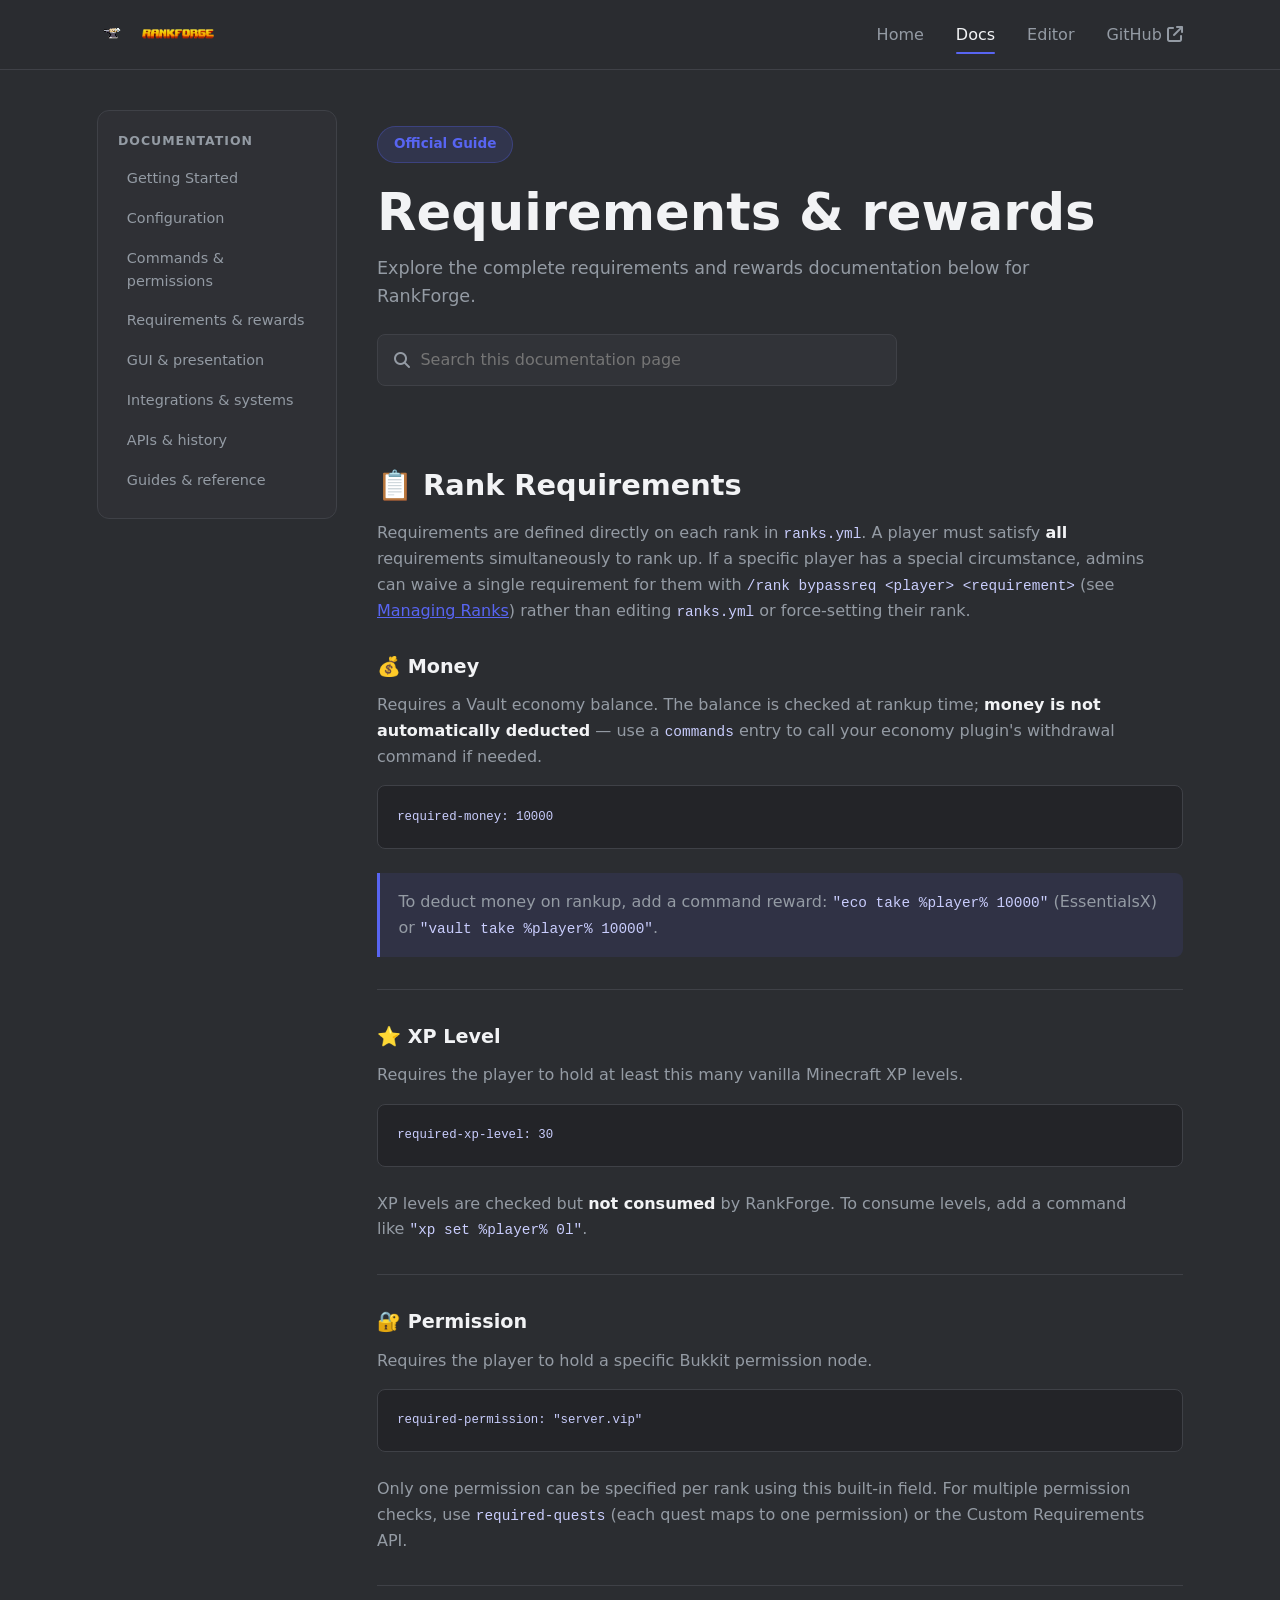
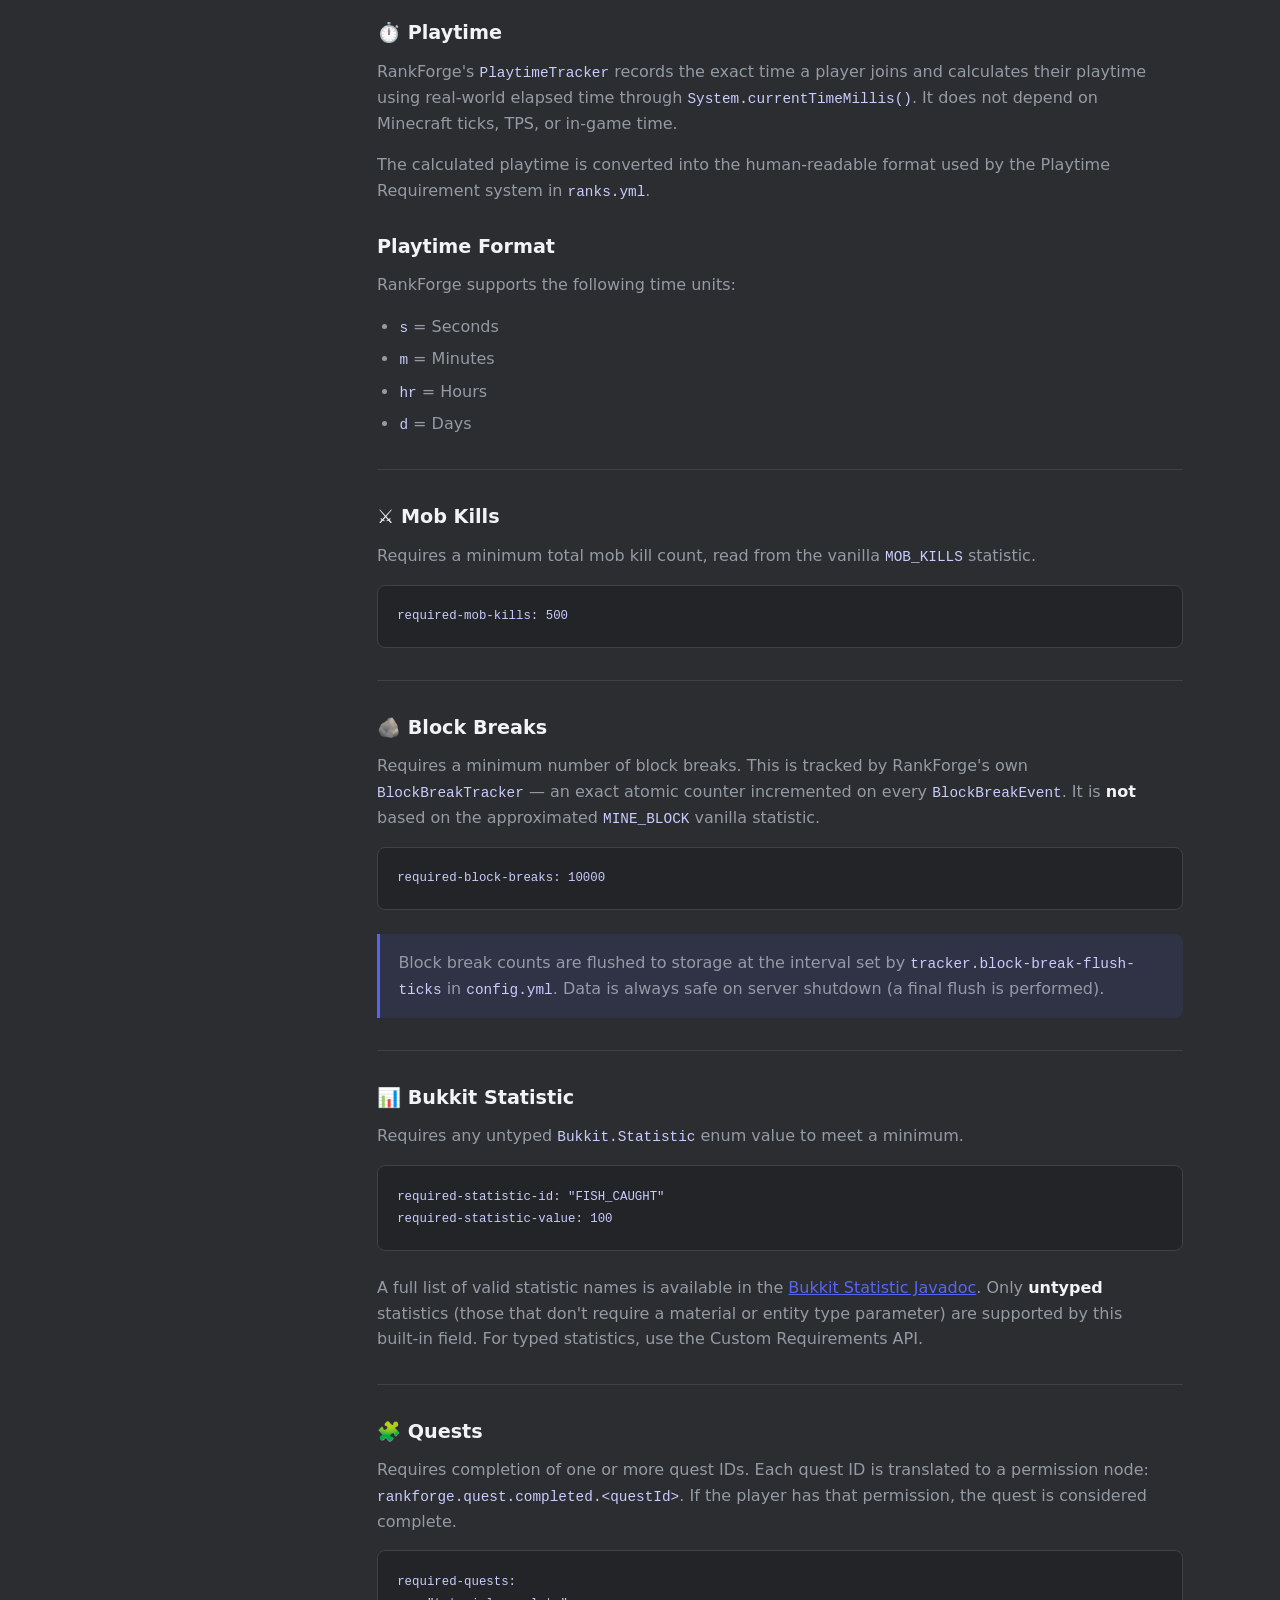
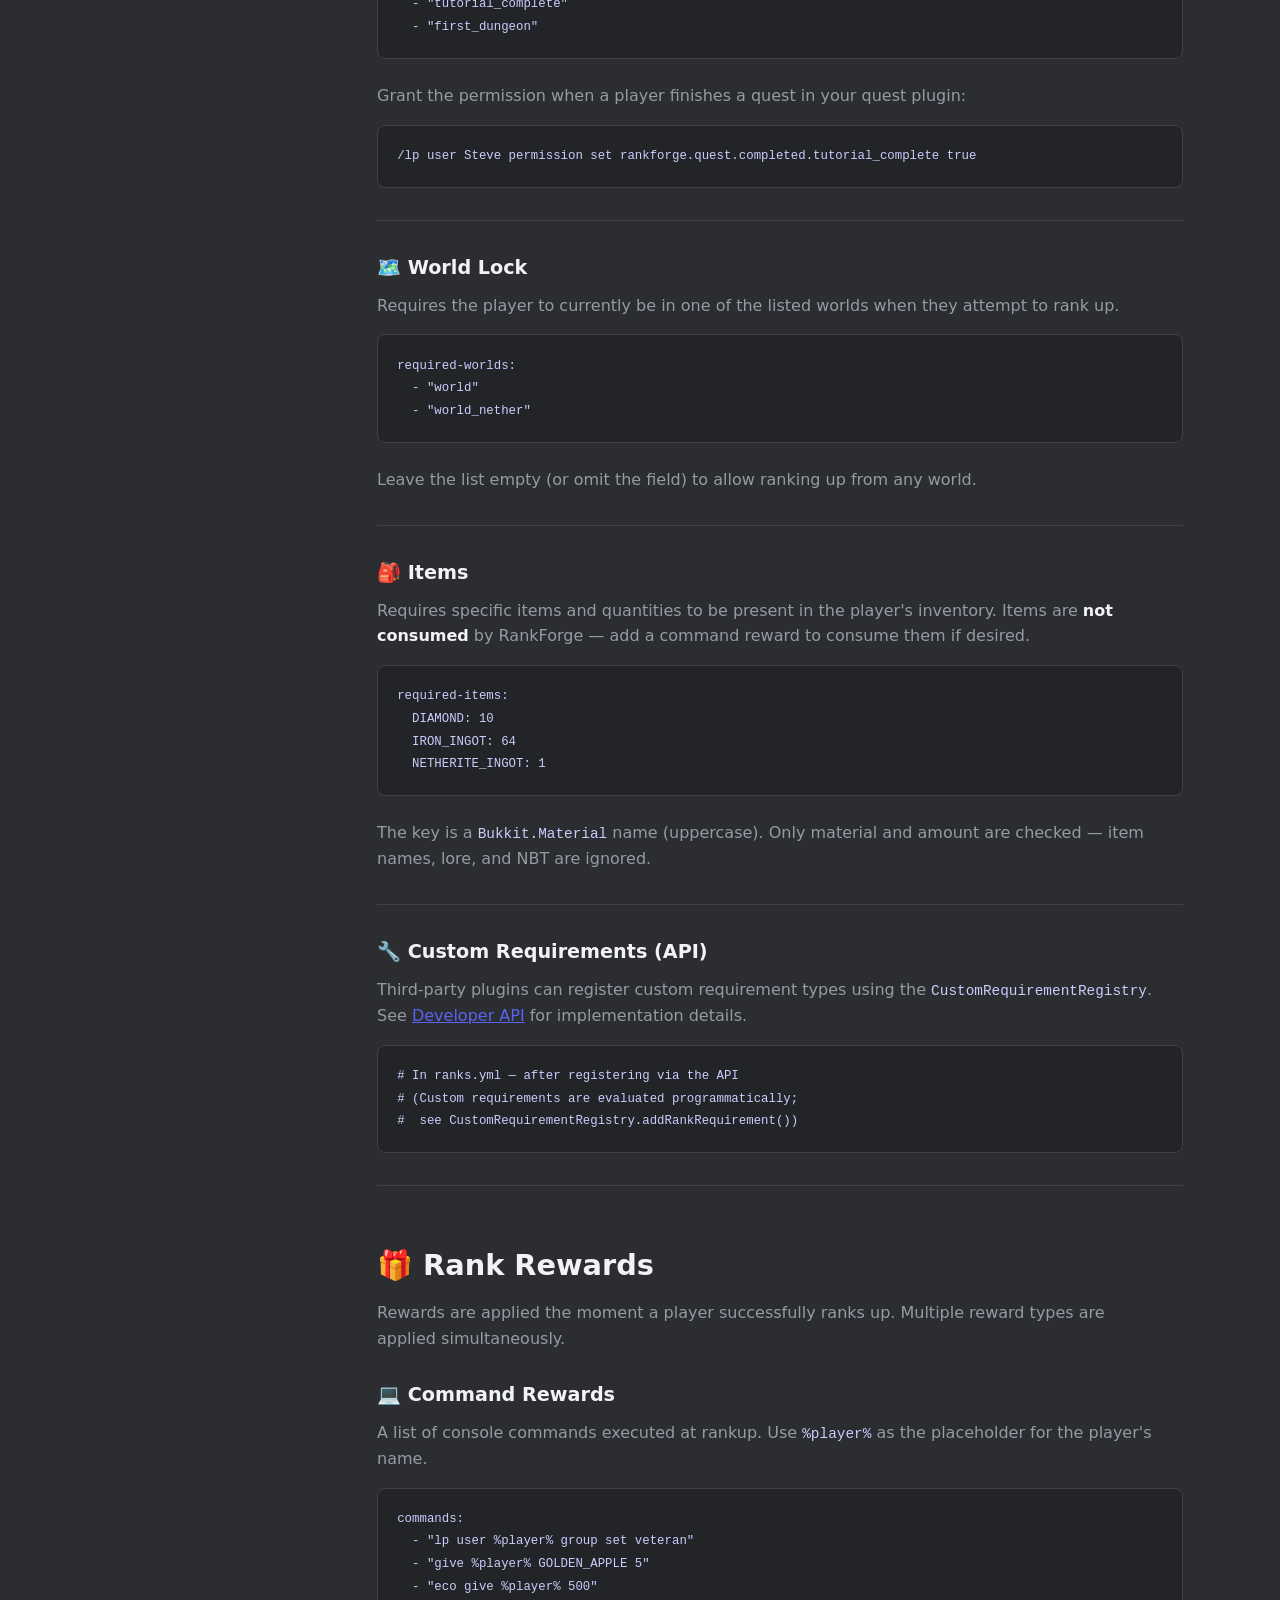
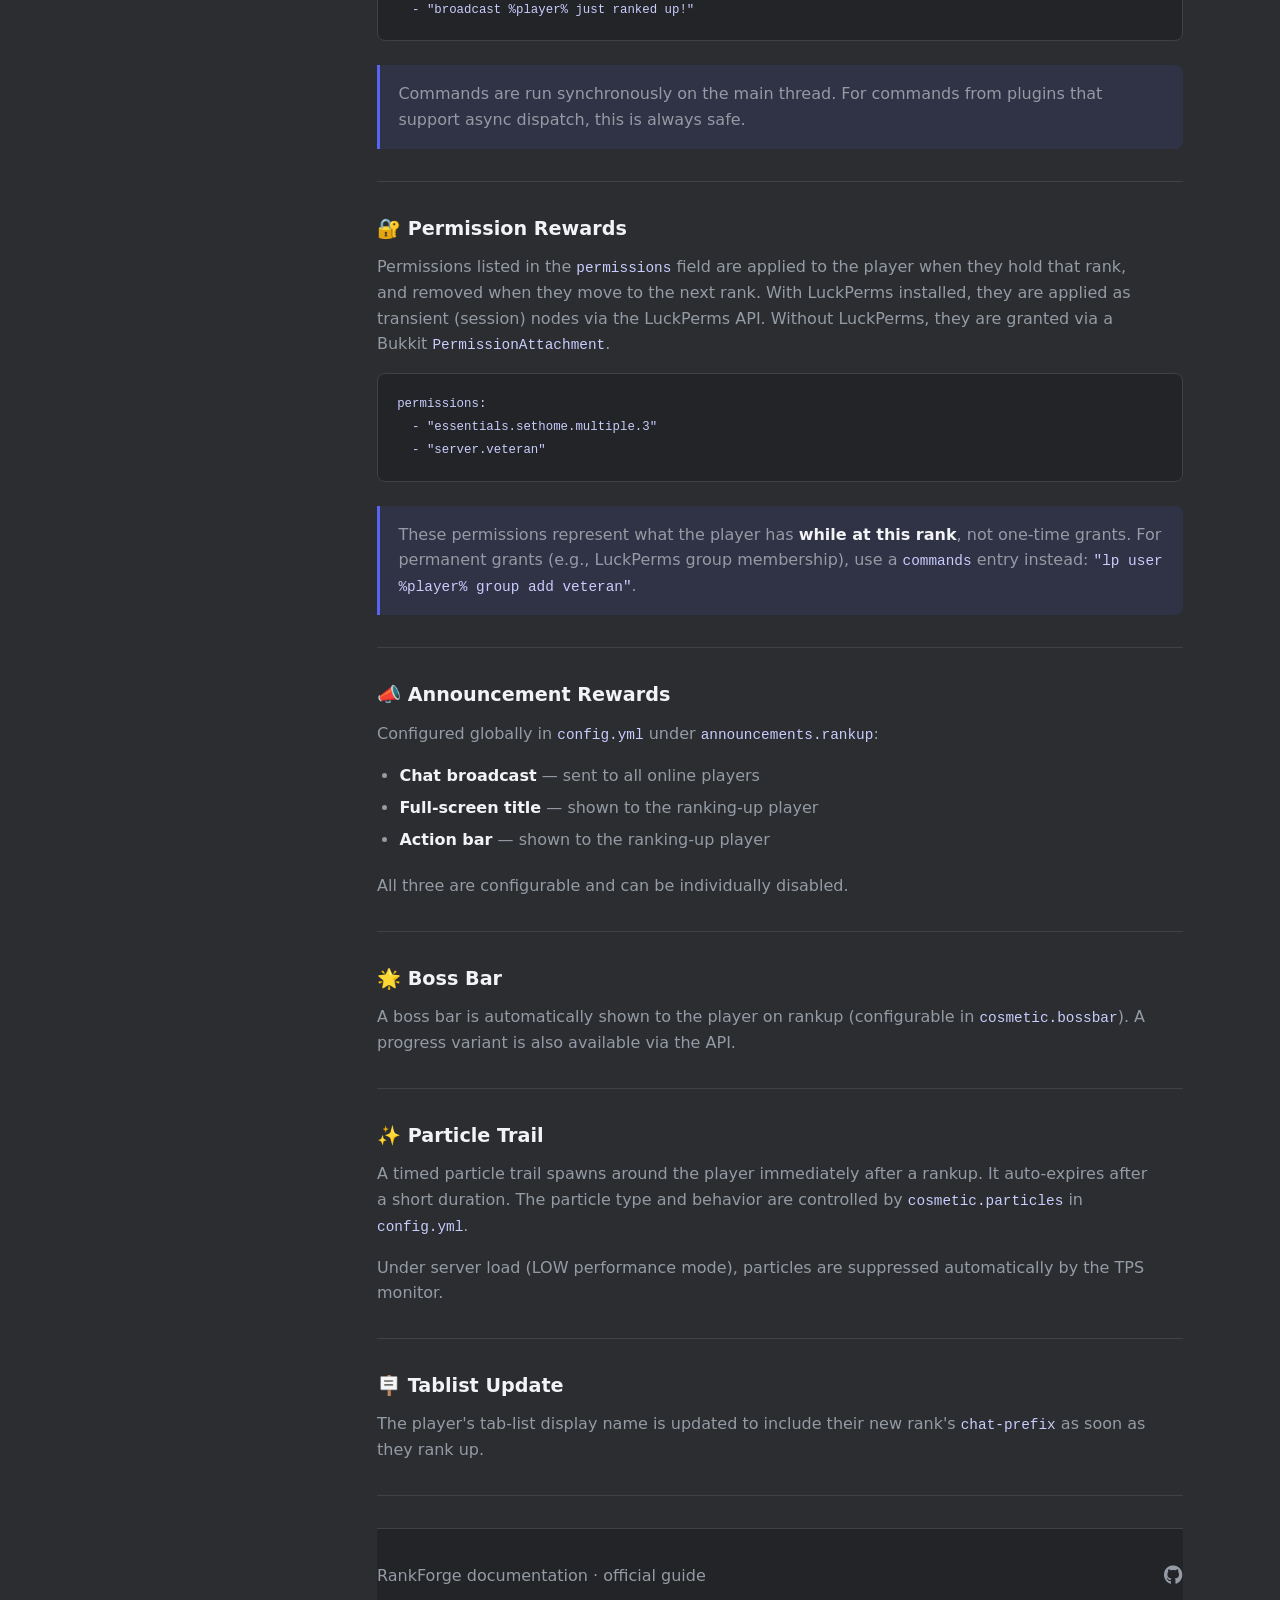
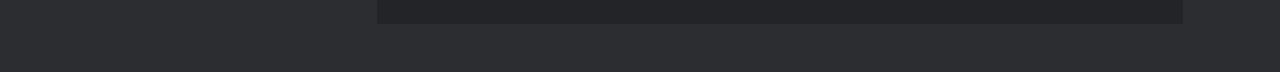
<file: docs/requirements.html>
<!DOCTYPE html>
<html lang="en">
<head>
    <meta charset="UTF-8">
    <meta name="viewport" content="width=device-width, initial-scale=1.0">
    <meta name="description" content="Complete RankForge documentation for requirements and rewards.">
    <link rel="icon" href="../assets/img/icon.png">
    <title>Requirements &amp; rewards · RankForge Docs</title>
    <link rel="stylesheet" href="../css/style.css">
    <link rel="stylesheet" href="docs.css">
    <link rel="stylesheet" href="https://cdnjs.cloudflare.com/ajax/libs/font-awesome/6.4.0/css/all.min.css">
</head>
<body>
    <header class="navbar">
        <div class="container nav-container">
            <a href="../index.html" class="logo-brand">
                <img src="../assets/img/icon.png" alt="RankForge Icon" class="nav-icon">
                <img src="../assets/img/logo.png" alt="RankForge Logo" class="nav-logo-img">
            </a>
            <nav class="nav-links" id="navLinks">
                <a href="../index.html">Home</a>
                <a href="index.html" class="active">Docs</a>
                <a href="../editor/index.html">Editor</a>
                <a href="https://github.com/JoshuaOP/RankForge" target="_blank" rel="noreferrer">GitHub <i class="fa-solid fa-arrow-up-right-from-square"></i></a>
            </nav>
            <div class="hamburger" id="hamburger"><i class="fa-solid fa-bars"></i></div>
        </div>
    </header>

    <div class="docs-shell">
        <aside class="docs-sidebar" aria-label="Documentation pages">
            <h2>Documentation</h2>
            <ul><li><a href="index.html">Getting Started</a></li><li><a href="configuration.html">Configuration</a></li><li><a href="commands.html">Commands &amp; permissions</a></li><li><a href="requirements.html" class="active">Requirements &amp; rewards</a></li><li><a href="gui.html">GUI &amp; presentation</a></li><li><a href="integrations.html">Integrations &amp; systems</a></li><li><a href="api.html">APIs &amp; history</a></li><li><a href="guides.html">Guides &amp; reference</a></li></ul>
        </aside>
        <main class="docs-main">
            <section class="docs-hero">
                <span class="badge">Official Guide</span>
                <h1>Requirements &amp; rewards</h1>
                <p>Explore the complete requirements and rewards documentation below for RankForge.</p>
                <label class="docs-search" for="docsSearch">
                    <i class="fa-solid fa-magnifying-glass" aria-hidden="true"></i>
                    <input id="docsSearch" type="search" placeholder="Search this documentation page" autocomplete="off">
                </label>
            </section>
            <div class="docs-prose"><section class="docs-section"><h2 id="rank-requirements">📋 Rank Requirements</h2>
<p>Requirements are defined directly on each rank in <code>ranks.yml</code>. A player must satisfy <strong>all</strong> requirements simultaneously to rank up. If a specific player has a special circumstance, admins can waive a single requirement for them with <code>/rank bypassreq &lt;player&gt; &lt;requirement&gt;</code> (see <a href="commands.html#managing-ranks">Managing Ranks</a>) rather than editing <code>ranks.yml</code> or force-setting their rank.</p>
<h3 id="money">💰 Money</h3>
<p>Requires a Vault economy balance. The balance is checked at rankup time; <strong>money is not automatically deducted</strong> — use a <code>commands</code> entry to call your economy plugin's withdrawal command if needed.</p>
<pre class="docs-code"><code class="language-yaml">required-money: 10000</code></pre>
<div class="docs-callout tip"><p>To deduct money on rankup, add a command reward: <code>"eco take %player% 10000"</code> (EssentialsX) or <code>"vault take %player% 10000"</code>.</p></div>
<hr>
<h3 id="xp-level">⭐ XP Level</h3>
<p>Requires the player to hold at least this many vanilla Minecraft XP levels.</p>
<pre class="docs-code"><code class="language-yaml">required-xp-level: 30</code></pre>
<p>XP levels are checked but <strong>not consumed</strong> by RankForge. To consume levels, add a command like <code>"xp set %player% 0l"</code>.</p>
<hr>
<h3 id="permission">🔐 Permission</h3>
<p>Requires the player to hold a specific Bukkit permission node.</p>
<pre class="docs-code"><code class="language-yaml">required-permission: "server.vip"</code></pre>
<p>Only one permission can be specified per rank using this built-in field. For multiple permission checks, use <code>required-quests</code> (each quest maps to one permission) or the Custom Requirements API.</p>
<hr>
<h3 id="playtime">⏱️ Playtime</h3>
<p>RankForge's <code>PlaytimeTracker</code> records the exact time a player joins and calculates their playtime using real-world elapsed time through <code>System.currentTimeMillis()</code>. It does not depend on Minecraft ticks, TPS, or in-game time.</p>
<p>The calculated playtime is converted into the human-readable format used by the Playtime Requirement system in <code>ranks.yml</code>.</p>
<h3 id="playtime-format">Playtime Format</h3>
<p>RankForge supports the following time units:</p>
<ul><li><code>s</code> = Seconds</li><li><code>m</code> = Minutes</li><li><code>hr</code> = Hours</li><li><code>d</code> = Days</li></ul>
<hr>
<h3 id="mob-kills">⚔️ Mob Kills</h3>
<p>Requires a minimum total mob kill count, read from the vanilla <code>MOB_KILLS</code> statistic.</p>
<pre class="docs-code"><code class="language-yaml">required-mob-kills: 500</code></pre>
<hr>
<h3 id="block-breaks">🪨 Block Breaks</h3>
<p>Requires a minimum number of block breaks. This is tracked by RankForge's own <code>BlockBreakTracker</code> — an exact atomic counter incremented on every <code>BlockBreakEvent</code>. It is <strong>not</strong> based on the approximated <code>MINE_BLOCK</code> vanilla statistic.</p>
<pre class="docs-code"><code class="language-yaml">required-block-breaks: 10000</code></pre>
<div class="docs-callout tip"><p>Block break counts are flushed to storage at the interval set by <code>tracker.block-break-flush-ticks</code> in <code>config.yml</code>. Data is always safe on server shutdown (a final flush is performed).</p></div>
<hr>
<h3 id="bukkit-statistic">📊 Bukkit Statistic</h3>
<p>Requires any untyped <code>Bukkit.Statistic</code> enum value to meet a minimum.</p>
<pre class="docs-code"><code class="language-yaml">required-statistic-id: "FISH_CAUGHT"
required-statistic-value: 100</code></pre>
<p>A full list of valid statistic names is available in the <a href="https://hub.spigotmc.org/javadocs/bukkit/org/bukkit/Statistic.html" target="_blank" rel="noreferrer">Bukkit Statistic Javadoc</a>. Only <strong>untyped</strong> statistics (those that don't require a material or entity type parameter) are supported by this built-in field. For typed statistics, use the Custom Requirements API.</p>
<hr>
<h3 id="quests">🧩 Quests</h3>
<p>Requires completion of one or more quest IDs. Each quest ID is translated to a permission node: <code>rankforge.quest.completed.&lt;questId&gt;</code>. If the player has that permission, the quest is considered complete.</p>
<pre class="docs-code"><code class="language-yaml">required-quests:
  - "tutorial_complete"
  - "first_dungeon"</code></pre>
<p>Grant the permission when a player finishes a quest in your quest plugin:</p>
<pre class="docs-code"><code class="language-bash">/lp user Steve permission set rankforge.quest.completed.tutorial_complete true</code></pre>
<hr>
<h3 id="world-lock">🗺️ World Lock</h3>
<p>Requires the player to currently be in one of the listed worlds when they attempt to rank up.</p>
<pre class="docs-code"><code class="language-yaml">required-worlds:
  - "world"
  - "world_nether"</code></pre>
<p>Leave the list empty (or omit the field) to allow ranking up from any world.</p>
<hr>
<h3 id="items">🎒 Items</h3>
<p>Requires specific items and quantities to be present in the player's inventory. Items are <strong>not consumed</strong> by RankForge — add a command reward to consume them if desired.</p>
<pre class="docs-code"><code class="language-yaml">required-items:
  DIAMOND: 10
  IRON_INGOT: 64
  NETHERITE_INGOT: 1</code></pre>
<p>The key is a <code>Bukkit.Material</code> name (uppercase). Only material and amount are checked — item names, lore, and NBT are ignored.</p>
<hr>
<h3 id="custom-requirements-api">🔧 Custom Requirements (API)</h3>
<p>Third-party plugins can register custom requirement types using the <code>CustomRequirementRegistry</code>. See <a href="api.html#developer-api">Developer API</a> for implementation details.</p>
<pre class="docs-code"><code class="language-yaml"># In ranks.yml — after registering via the API
# (Custom requirements are evaluated programmatically;
#  see CustomRequirementRegistry.addRankRequirement())</code></pre>
<hr></section>
<section class="docs-section"><h2 id="rank-rewards">🎁 Rank Rewards</h2>
<p>Rewards are applied the moment a player successfully ranks up. Multiple reward types are applied simultaneously.</p>
<h3 id="command-rewards">💻 Command Rewards</h3>
<p>A list of console commands executed at rankup. Use <code>%player%</code> as the placeholder for the player's name.</p>
<pre class="docs-code"><code class="language-yaml">commands:
  - "lp user %player% group set veteran"
  - "give %player% GOLDEN_APPLE 5"
  - "eco give %player% 500"
  - "broadcast %player% just ranked up!"</code></pre>
<div class="docs-callout tip"><p>Commands are run synchronously on the main thread. For commands from plugins that support async dispatch, this is always safe.</p></div>
<hr>
<h3 id="permission-rewards">🔐 Permission Rewards</h3>
<p>Permissions listed in the <code>permissions</code> field are applied to the player when they hold that rank, and removed when they move to the next rank. With LuckPerms installed, they are applied as transient (session) nodes via the LuckPerms API. Without LuckPerms, they are granted via a Bukkit <code>PermissionAttachment</code>.</p>
<pre class="docs-code"><code class="language-yaml">permissions:
  - "essentials.sethome.multiple.3"
  - "server.veteran"</code></pre>
<div class="docs-callout important"><p>These permissions represent what the player has <strong>while at this rank</strong>, not one-time grants. For permanent grants (e.g., LuckPerms group membership), use a <code>commands</code> entry instead: <code>"lp user %player% group add veteran"</code>.</p></div>
<hr>
<h3 id="announcement-rewards">📣 Announcement Rewards</h3>
<p>Configured globally in <code>config.yml</code> under <code>announcements.rankup</code>:</p>
<ul><li><strong>Chat broadcast</strong> — sent to all online players</li><li><strong>Full-screen title</strong> — shown to the ranking-up player</li><li><strong>Action bar</strong> — shown to the ranking-up player</li></ul>
<p>All three are configurable and can be individually disabled.</p>
<hr>
<h3 id="boss-bar">🌟 Boss Bar</h3>
<p>A boss bar is automatically shown to the player on rankup (configurable in <code>cosmetic.bossbar</code>). A progress variant is also available via the API.</p>
<hr>
<h3 id="particle-trail">✨ Particle Trail</h3>
<p>A timed particle trail spawns around the player immediately after a rankup. It auto-expires after a short duration. The particle type and behavior are controlled by <code>cosmetic.particles</code> in <code>config.yml</code>.</p>
<p>Under server load (LOW performance mode), particles are suppressed automatically by the TPS monitor.</p>
<hr>
<h3 id="tablist-update">🪧 Tablist Update</h3>
<p>The player's tab-list display name is updated to include their new rank's <code>chat-prefix</code> as soon as they rank up.</p>
<hr></section></div>
            <footer class="docs-footer">
                <div class="footer-content">
                    <span>RankForge documentation · official guide</span>
                    <div class="social-links">
                        <a href="https://github.com/JoshuaOP/RankForge" target="_blank" rel="noreferrer" aria-label="RankForge on GitHub"><i class="fa-brands fa-github"></i></a>
                    </div>
                </div>
            </footer>
        </main>
    </div>
    <script src="../js/main.js"></script>
    <script src="docs.js"></script>
</body>
</html>
</file>
<file: css/style.css>
:root {
    --bg-color: #2b2d31;        /* Neutral medium slate gray background */
    --card-bg: #313338;         /* Slightly lighter gray for cards */
    --accent-color: #5865f2;    /* Vibrant accent */
    --accent-hover: #4752c4;
    --text-main: #f2f3f5;       /* High-contrast readable text */
    --text-muted: #949ba4;      /* Muted gray text */
    --border-color: #3f4147;    /* Subtle matching border */
}

* {
    margin: 0;
    padding: 0;
    box-sizing: border-box;
    font-family: 'Segoe UI', system-ui, -apple-system, sans-serif;
}

body {
    background-color: var(--bg-color);
    color: var(--text-main);
    line-height: 1.6;
}

/* Container */
.container {
    max-width: 1150px;
    margin: 0 auto;
    padding: 0 2rem;
}

/* Navbar */
.navbar {
    position: fixed;
    top: 0;
    left: 0;
    width: 100%;
    background: rgba(43, 45, 49, 0.9);
    backdrop-filter: blur(10px);
    border-bottom: 1px solid var(--border-color);
    z-index: 1000;
    height: 70px;
    display: flex;
    align-items: center;
    transition: background 0.3s ease, border-color 0.3s ease;
}

.nav-container {
    display: flex;
    justify-content: space-between;
    align-items: center;
    width: 100%;
}

/* Navbar Logo Branding */
.logo-brand {
    display: flex;
    align-items: center;
    gap: 0.6rem;
    text-decoration: none;
}

.nav-icon {
    width: 32px;
    height: 32px;
    object-fit: contain;
    image-rendering: pixelated;
}

.nav-logo-img {
    height: 26px;
    width: auto;
    object-fit: contain;
}

.nav-links {
    display: flex;
    gap: 2rem;
    align-items: center;
}

.nav-links a {
    position: relative;
    color: var(--text-muted);
    text-decoration: none;
    font-weight: 500;
    padding: 0.2rem 0;
    transition: color 0.3s ease;
}

.nav-links a::after {
    content: '';
    position: absolute;
    bottom: -4px;
    left: 50%;
    width: 0;
    height: 2px;
    background: var(--accent-color);
    transition: width 0.3s ease, left 0.3s ease;
    border-radius: 2px;
}

.nav-links a:hover, 
.nav-links a.active {
    color: var(--text-main);
}

.nav-links a:hover::after, 
.nav-links a.active::after {
    width: 100%;
    left: 0;
}

.hamburger {
    display: none;
    cursor: pointer;
    font-size: 1.5rem;
    color: var(--text-main);
}

/* Hero Section & Animations */
@keyframes fadeInUp {
    from {
        opacity: 0;
        transform: translateY(25px);
    }
    to {
        opacity: 1;
        transform: translateY(0);
    }
}

@keyframes floatLogo {
    0%, 100% {
        transform: translateY(0);
    }
    50% {
        transform: translateY(-8px);
    }
}

@keyframes pulseGlow {
    0%, 100% {
        opacity: 0.15;
        transform: translate(-50%, -50%) scale(1);
    }
    50% {
        opacity: 0.3;
        transform: translate(-50%, -50%) scale(1.08);
    }
}

.hero {
    position: relative;
    padding: 10rem 0 6rem;
    text-align: center;
    overflow: hidden;
}

.hero-glow {
    position: absolute;
    top: 20%;
    left: 50%;
    transform: translate(-50%, -50%);
    width: 400px;
    height: 400px;
    background: var(--accent-color);
    filter: blur(140px);
    opacity: 0.15;
    z-index: -1;
    animation: pulseGlow 6s ease-in-out infinite;
}

.badge {
    background: rgba(88, 101, 242, 0.15);
    color: var(--accent-color);
    padding: 0.4rem 1rem;
    border-radius: 50px;
    font-size: 0.85rem;
    font-weight: 600;
    border: 1px solid rgba(88, 101, 242, 0.3);
    animation: fadeInUp 0.8s cubic-bezier(0.16, 1, 0.3, 1) 0.1s forwards;
    opacity: 0;
    display: inline-block;
}

/* Custom Hero Graphic Banner */
.hero-logo-container {
    margin: 1.5rem auto 1rem;
    animation: fadeInUp 0.8s cubic-bezier(0.16, 1, 0.3, 1) 0.2s forwards, floatLogo 4s ease-in-out infinite 1s;
    opacity: 0;
}

.hero-logo {
    max-width: 100%;
    width: 550px;
    height: auto;
    object-fit: contain;
    filter: drop-shadow(0 10px 20px rgba(0, 0, 0, 0.3));
}

.hero p {
    color: var(--text-muted);
    font-size: 1.15rem;
    max-width: 600px;
    margin: 0 auto 2.5rem;
    animation: fadeInUp 0.8s cubic-bezier(0.16, 1, 0.3, 1) 0.3s forwards;
    opacity: 0;
}

.hero-btns {
    display: flex;
    gap: 1rem;
    justify-content: center;
    flex-wrap: wrap;
    animation: fadeInUp 0.8s cubic-bezier(0.16, 1, 0.3, 1) 0.4s forwards;
    opacity: 0;
}

.btn {
    display: inline-flex;
    align-items: center;
    gap: 0.6rem;
    padding: 0.75rem 1.5rem;
    border-radius: 8px;
    font-weight: 600;
    text-decoration: none;
    transition: background 0.2s, transform 0.1s, box-shadow 0.2s;
}

.btn:active {
    transform: scale(0.97);
}

.btn-primary {
    background-color: var(--accent-color);
    color: white;
}

.btn-primary:hover {
    background-color: var(--accent-hover);
    box-shadow: 0 4px 12px rgba(88, 101, 242, 0.35);
}

.btn-secondary {
    background-color: var(--card-bg);
    color: var(--text-main);
    border: 1px solid var(--border-color);
}

.btn-secondary:hover {
    background-color: #383a40;
    border-color: var(--text-muted);
}

/* Features Section */
.features {
    padding: 5rem 0;
    text-align: center;
}

.features h2 {
    font-size: 2.2rem;
    margin-bottom: 0.5rem;
}

.section-subtitle {
    color: var(--text-muted);
    margin-bottom: 3rem;
}

.feature-grid {
    display: grid;
    grid-template-columns: repeat(auto-fit, minmax(300px, 1fr));
    gap: 2rem;
    text-align: left;
}

.feature-card {
    background-color: var(--card-bg);
    border: 1px solid var(--border-color);
    padding: 2.5rem;
    border-radius: 12px;
    box-shadow: 0 4px 6px -1px rgba(0, 0, 0, 0.1);
    transition: transform 0.3s cubic-bezier(0.16, 1, 0.3, 1), border-color 0.3s, box-shadow 0.3s;
}

.feature-card:hover {
    transform: translateY(-6px);
    border-color: rgba(88, 101, 242, 0.5);
    box-shadow: 0 12px 30px -10px rgba(0, 0, 0, 0.4);
}

.icon-box {
    font-size: 1.5rem;
    color: var(--accent-color);
    margin-bottom: 1.2rem;
    transition: transform 0.3s ease;
}

.feature-card:hover .icon-box {
    transform: scale(1.1);
}

.feature-card h3 {
    margin-bottom: 0.75rem;
    font-size: 1.25rem;
}

.feature-card p {
    color: var(--text-muted);
    font-size: 0.95rem;
}

/* Footer */
footer {
    border-top: 1px solid var(--border-color);
    padding: 2rem 0;
    margin-top: 4rem;
    color: var(--text-muted);
    background-color: #232428;
}

.footer-content {
    display: flex;
    justify-content: space-between;
    align-items: center;
}

.social-links {
    display: flex;
    gap: 1.5rem;
    font-size: 1.2rem;
}

.social-links a {
    color: var(--text-muted);
    transition: color 0.2s, transform 0.2s;
    display: inline-block;
}

.social-links a:hover {
    color: var(--text-main);
    transform: translateY(-2px);
}

/* Responsive Design & Mobile Menu Fixes */
@media (max-width: 768px) {
    .nav-links {
        display: none;
        flex-direction: column;
        position: absolute;
        top: 70px;
        left: 0;
        width: 100%;
        background-color: var(--card-bg);
        padding: 1.5rem 2rem;
        border-bottom: 1px solid var(--border-color);
        box-shadow: 0 10px 25px rgba(0, 0, 0, 0.4);
        gap: 1.2rem;
    }

    .nav-links.active {
        display: flex;
    }

    .hamburger {
        display: block;
    }

    .hero {
        padding: 8rem 0 4rem;
    }

    .hero-logo {
        width: 100%;
        max-width: 320px;
    }

    .hero-btns {
        flex-direction: column;
        width: 100%;
        padding: 0 1rem;
    }

    .btn {
        width: 100%;
        justify-content: center;
    }

    .footer-content {
        flex-direction: column;
        gap: 1rem;
        text-align: center;
    }
}
</file>
<file: editor/editor.css>
/* Navbar & Links Animation Enhancements */
.navbar {
    position: fixed;
    top: 0;
    left: 0;
    width: 100%;
    z-index: 1000;
    background: rgba(43, 45, 49, 0.9);
    backdrop-filter: blur(10px);
    border-bottom: 1px solid var(--border-color);
    height: 70px;
    display: flex;
    align-items: center;
    transition: background 0.3s ease, border-color 0.3s ease;
}

.nav-links a {
    position: relative;
    color: var(--text-muted);
    text-decoration: none;
    font-weight: 500;
    padding: 0.5rem 0.75rem;
    transition: color 0.3s ease;
}

.nav-links a::after {
    content: '';
    position: absolute;
    bottom: -2px;
    left: 50%;
    width: 0;
    height: 2px;
    background: var(--accent-color);
    transition: width 0.3s ease, left 0.3s ease;
    border-radius: 2px;
}

.nav-links a:hover,
.nav-links a.active {
    color: var(--text-main);
}

.nav-links a:hover::after,
.nav-links a.active::after {
    width: 100%;
    left: 0;
}

/* Editor Shell Layout */
.editor-shell {
    display: grid;
    grid-template-columns: 280px minmax(0, 1fr);
    gap: 2rem;
    max-width: 1300px;
    min-height: calc(100vh - 70px);
    margin: 70px auto 0;
    padding: 2.5rem 2rem;
}

/* Editor Sidebar */
.editor-sidebar {
    align-self: start;
    position: sticky;
    top: 90px;
    max-height: calc(100vh - 110px);
    overflow-y: auto;
    padding: 1.5rem;
    background: var(--card-bg);
    border: 1px solid var(--border-color);
    border-radius: 12px;
    box-shadow: 0 4px 6px -1px rgba(0, 0, 0, 0.1);
    scrollbar-width: thin;
    scrollbar-color: var(--border-color) transparent;
}

.editor-sidebar::-webkit-scrollbar {
    width: 6px;
}

.editor-sidebar::-webkit-scrollbar-track {
    background: transparent;
}

.editor-sidebar::-webkit-scrollbar-thumb {
    background-color: var(--border-color);
    border-radius: 3px;
}

.editor-sidebar h2 {
    font-size: 1.15rem;
    margin-bottom: 0.3rem;
    color: var(--text-main);
}

.editor-sidebar > p {
    color: var(--text-muted);
    font-size: 0.85rem;
    margin-bottom: 1.5rem;
}

/* Labels & Form Elements */
.editor-label,
.editor-field label {
    display: block;
    color: var(--text-muted);
    font-size: 0.8rem;
    font-weight: 600;
    letter-spacing: 0.03em;
    margin-bottom: 0.4rem;
}

.editor-input,
.editor-select,
.editor-textarea {
    width: 100%;
    padding: 0.7rem 0.85rem;
    color: var(--text-main);
    background: #232428;
    border: 1px solid var(--border-color);
    border-radius: 8px;
    outline: 0;
    font: inherit;
    font-size: 0.95rem;
    transition: border-color 0.2s, box-shadow 0.2s;
}

.editor-input:focus,
.editor-select:focus,
.editor-textarea:focus {
    border-color: var(--accent-color);
    box-shadow: 0 0 0 2px rgba(88, 101, 242, 0.15);
}

.editor-select option {
    background: var(--card-bg);
}

.editor-sidebar .editor-input {
    margin-bottom: 1.5rem;
}

/* Rank List Navigation in Sidebar */
.editor-rank-list {
    display: grid;
    gap: 0.4rem;
    margin-bottom: 1.25rem;
}

.editor-rank {
    display: flex;
    align-items: center;
    justify-content: space-between;
    gap: 0.5rem;
    width: 100%;
    padding: 0.7rem 0.85rem;
    color: var(--text-muted);
    background: transparent;
    border: 1px solid transparent;
    border-radius: 8px;
    cursor: pointer;
    text-align: left;
    font: inherit;
    font-weight: 500;
    transition: all 0.2s;
}

.editor-rank:hover {
    color: var(--text-main);
    background: rgba(88, 101, 242, 0.1);
}

.editor-rank.active {
    color: var(--text-main);
    background: rgba(88, 101, 242, 0.16);
    border-color: rgba(88, 101, 242, 0.5);
}

.editor-rank small {
    color: var(--text-muted);
    font-size: 0.75rem;
}

.editor-sidebar-actions {
    display: grid;
    gap: 0.75rem;
}

.editor-sidebar-actions .btn {
    justify-content: center;
    padding: 0.65rem 0.85rem;
    font-size: 0.9rem;
    width: 100%;
}

/* Main Workspace */
.editor-main {
    min-width: 0;
}

.editor-toolbar {
    display: flex;
    align-items: flex-start;
    justify-content: space-between;
    gap: 1.5rem;
    margin-bottom: 1.5rem;
}

.editor-toolbar h1 {
    font-size: clamp(1.8rem, 3vw, 2.2rem);
    line-height: 1.2;
    margin-bottom: 0.4rem;
    color: var(--text-main);
}

.editor-toolbar p {
    color: var(--text-muted);
    margin: 0;
    font-size: 1rem;
}

.editor-toolbar-actions {
    display: flex;
    flex-wrap: wrap;
    gap: 0.75rem;
    justify-content: flex-end;
}

.editor-toolbar-actions .btn {
    padding: 0.65rem 1rem;
    font-size: 0.9rem;
    cursor: pointer;
}

#importFile {
    display: none;
}

/* Status & Notices */
.editor-status {
    min-height: 1.5rem;
    margin-bottom: 1.2rem;
    color: var(--text-muted);
    font-size: 0.9rem;
    font-weight: 500;
}

.editor-status.saved {
    color: #7dd3a7;
}

.editor-notice {
    margin-bottom: 1.5rem;
    padding: 1rem 1.25rem;
    color: var(--text-muted);
    background: rgba(88, 101, 242, 0.1);
    border: 1px solid rgba(88, 101, 242, 0.25);
    border-radius: 10px;
    font-size: 0.95rem;
    line-height: 1.5;
}

.editor-notice strong {
    color: var(--text-main);
}

/* View Switcher Tabs (Legacy support) */
.editor-view-tabs {
    display: none;
}

/* Bottom Collapsible YAML Preview Panel */
.yaml-preview-bottom-panel {
    margin-top: 2.5rem;
    background: var(--card-bg);
    border: 1px solid var(--border-color);
    border-radius: 12px;
    box-shadow: 0 4px 6px -1px rgba(0, 0, 0, 0.1);
    overflow: hidden;
    transition: all 0.3s ease;
}

.yaml-preview-header {
    display: flex;
    justify-content: space-between;
    align-items: center;
    padding: 1rem 1.25rem;
    background: rgba(255, 255, 255, 0.02);
    cursor: pointer;
    user-select: none;
    transition: background 0.2s ease;
}

.yaml-preview-header:hover {
    background: rgba(255, 255, 255, 0.05);
}

.yaml-preview-body {
    padding: 1.5rem;
    border-top: 1px solid var(--border-color);
    display: none;
    animation: fadeInSlide 0.3s ease forwards;
}

@keyframes fadeInSlide {
    from {
        opacity: 0;
        transform: translateY(-8px);
    }
    to {
        opacity: 1;
        transform: translateY(0);
    }
}

.yaml-preview-body p {
    margin-bottom: 0.75rem;
    color: var(--text-muted);
    font-size: 0.9rem;
}

.yaml-preview-body pre {
    background: #1e1f22;
    border: 1px solid var(--border-color);
    border-radius: 8px;
    padding: 1.25rem;
    color: #a9b7c6;
    font-family: 'Fira Code', Consolas, Monaco, monospace;
    font-size: 0.9rem;
    overflow-x: auto;
    max-height: 450px;
    line-height: 1.5;
    margin: 0;
}

/* Editor Cards & Grids */
.editor-card {
    margin-bottom: 1.5rem;
    padding: 1.75rem;
    background: var(--card-bg);
    border: 1px solid var(--border-color);
    border-radius: 12px;
    box-shadow: 0 4px 6px -1px rgba(0, 0, 0, 0.1);
}

.editor-card h2 {
    margin-bottom: 0.4rem;
    font-size: 1.3rem;
    color: var(--text-main);
}

.editor-card > p {
    color: var(--text-muted);
    margin-bottom: 1.25rem;
    font-size: 0.95rem;
}

.editor-grid {
    display: grid;
    grid-template-columns: repeat(3, minmax(0, 1fr));
    gap: 1.25rem;
}

.editor-grid.two {
    grid-template-columns: repeat(2, minmax(0, 1fr));
}

.editor-field.full {
    grid-column: 1 / -1;
}

.editor-textarea {
    min-height: 100px;
    resize: vertical;
}

/* Dynamic Rows and Lists */
.editor-list {
    display: grid;
    gap: 0.75rem;
}

.editor-list-row,
.editor-map-row {
    display: flex;
    align-items: center;
    gap: 0.5rem;
}

.editor-list-row .editor-input,
.editor-map-row .editor-input {
    flex: 1;
}

.editor-remove {
    display: inline-grid;
    flex: 0 0 auto;
    place-items: center;
    width: 38px;
    height: 38px;
    color: var(--text-muted);
    background: var(--card-bg);
    border: 1px solid var(--border-color);
    border-radius: 8px;
    cursor: pointer;
    transition: all 0.2s;
}

.editor-remove:hover {
    color: #ff8f8f;
    border-color: #a75a5a;
    background: rgba(255, 143, 143, 0.1);
}

.editor-add {
    width: fit-content;
    margin-top: 0.75rem;
    padding: 0.5rem 0.85rem;
    color: var(--accent-color);
    background: #232428;
    border: 1px dashed rgba(88, 101, 242, 0.55);
    border-radius: 8px;
    cursor: pointer;
    font: inherit;
    font-size: 0.9rem;
    font-weight: 500;
    transition: background 0.2s;
}

.editor-add:hover {
    background: rgba(88, 101, 242, 0.1);
}

/* Button Styles */
.btn {
    display: inline-flex;
    align-items: center;
    gap: 0.6rem;
    padding: 0.75rem 1.5rem;
    border-radius: 8px;
    font-weight: 600;
    text-decoration: none;
    transition: background 0.2s, transform 0.1s, border-color 0.2s;
}

.btn-primary {
    background-color: var(--accent-color);
    color: #ffffff;
    border: 1px solid var(--accent-color);
}

.btn-primary:hover {
    background-color: #4752c4;
    border-color: #4752c4;
}

.btn-secondary {
    background-color: #232428;
    color: var(--text-main);
    border: 1px solid var(--border-color);
}

.btn-secondary:hover {
    background-color: #2b2d31;
    border-color: var(--text-muted);
}

/* Previews & Empty States */
.editor-preview {
    display: flex;
    align-items: center;
    gap: 1.25rem;
    padding: 1.25rem;
    background: #232428;
    border: 1px solid var(--border-color);
    border-radius: 10px;
}

.editor-preview-icon {
    display: grid;
    flex: 0 0 52px;
    place-items: center;
    width: 52px;
    height: 52px;
    color: var(--accent-color);
    background: rgba(88, 101, 242, 0.13);
    border: 1px solid rgba(88, 101, 242, 0.35);
    border-radius: 10px;
    font-size: 1.4rem;
}

.editor-preview h3 {
    margin-bottom: 0.2rem;
    color: var(--text-main);
}

.editor-preview p {
    color: var(--text-muted);
    margin: 0;
    font-size: 0.9rem;
}

.editor-empty {
    padding: 4rem 2rem;
    text-align: center;
    color: var(--text-muted);
    background: var(--card-bg);
    border: 1px dashed var(--border-color);
    border-radius: 12px;
    font-size: 1.05rem;
}

.editor-empty[hidden] {
    display: none;
}

/* Responsive Media Queries */
@media (max-width: 980px) {
    .editor-shell {
        grid-template-columns: 240px minmax(0, 1fr);
        padding: 2rem 1.5rem;
    }

    .editor-grid {
        grid-template-columns: repeat(2, minmax(0, 1fr));
    }
}

@media (max-width: 768px) {
    .editor-shell {
        display: block;
        padding: 1.5rem 1rem 3rem;
        margin-top: 70px;
    }

    .editor-sidebar {
        position: static;
        max-height: none;
        margin-bottom: 1.5rem;
    }

    .editor-toolbar {
        flex-direction: column;
        align-items: stretch;
        gap: 1rem;
    }

    .editor-toolbar-actions {
        justify-content: flex-start;
    }

    .editor-grid,
    .editor-grid.two {
        grid-template-columns: 1fr;
    }
}
</file>
<file: docs/docs.css>
:root {
    --bg-color: #2b2d31;        /* Neutral medium slate gray background */
    --card-bg: #313338;         /* Slightly lighter gray for cards */
    --accent-color: #5865f2;    /* Vibrant accent */
    --accent-hover: #4752c4;
    --text-main: #f2f3f5;       /* High-contrast readable text */
    --text-muted: #949ba4;      /* Muted gray text */
    --border-color: #3f4147;    /* Subtle matching border */
}

* {
    margin: 0;
    padding: 0;
    box-sizing: border-box;
    font-family: 'Segoe UI', system-ui, -apple-system, sans-serif;
}

body {
    background-color: var(--bg-color);
    color: var(--text-main);
    line-height: 1.6;
}

/* Container */
.container {
    max-width: 1150px;
    margin: 0 auto;
    padding: 0 2rem;
}

/* Navbar */
.navbar {
    position: fixed;
    top: 0;
    left: 0;
    width: 100%;
    background: rgba(43, 45, 49, 0.9);
    backdrop-filter: blur(10px);
    border-bottom: 1px solid var(--border-color);
    z-index: 1000;
    height: 70px;
    display: flex;
    align-items: center;
    transition: background 0.3s ease, border-color 0.3s ease;
}

.nav-container {
    display: flex;
    justify-content: space-between;
    align-items: center;
    width: 100%;
}

/* Navbar Logo Branding */
.logo-brand {
    display: flex;
    align-items: center;
    gap: 0.6rem;
    text-decoration: none;
}

.nav-icon {
    width: 32px;
    height: 32px;
    object-fit: contain;
    image-rendering: pixelated;
}

.nav-logo-img {
    height: 26px;
    width: auto;
    object-fit: contain;
}

.nav-links {
    display: flex;
    gap: 2rem;
    align-items: center;
}

.nav-links a {
    position: relative;
    color: var(--text-muted);
    text-decoration: none;
    font-weight: 500;
    padding: 0.2rem 0;
    transition: color 0.3s ease;
}

.nav-links a::after {
    content: '';
    position: absolute;
    bottom: -4px;
    left: 50%;
    width: 0;
    height: 2px;
    background: var(--accent-color);
    transition: width 0.3s ease, left 0.3s ease;
    border-radius: 2px;
}

.nav-links a:hover, 
.nav-links a.active {
    color: var(--text-main);
}

.nav-links a:hover::after, 
.nav-links a.active::after {
    width: 100%;
    left: 0;
}

.hamburger {
    display: none;
    cursor: pointer;
    font-size: 1.5rem;
    color: var(--text-main);
}

/* Hero Section */
.hero {
    position: relative;
    padding: 10rem 0 6rem;
    text-align: center;
    overflow: hidden;
}

.hero-glow {
    position: absolute;
    top: 20%;
    left: 50%;
    transform: translate(-50%, -50%);
    width: 400px;
    height: 400px;
    background: var(--accent-color);
    filter: blur(140px);
    opacity: 0.15;
    z-index: -1;
}

.badge {
    background: rgba(88, 101, 242, 0.15);
    color: var(--accent-color);
    padding: 0.4rem 1rem;
    border-radius: 50px;
    font-size: 0.85rem;
    font-weight: 600;
    border: 1px solid rgba(88, 101, 242, 0.3);
}

/* Custom Hero Graphic Banner */
.hero-logo-container {
    margin: 1.5rem auto 1rem;
}

.hero-logo {
    max-width: 100%;
    width: 550px;
    height: auto;
    object-fit: contain;
    filter: drop-shadow(0 10px 20px rgba(0, 0, 0, 0.3));
}

.hero p {
    color: var(--text-muted);
    font-size: 1.15rem;
    max-width: 600px;
    margin: 0 auto 2.5rem;
}

.hero-btns {
    display: flex;
    gap: 1rem;
    justify-content: center;
}

.btn {
    display: inline-flex;
    align-items: center;
    gap: 0.6rem;
    padding: 0.75rem 1.5rem;
    border-radius: 8px;
    font-weight: 600;
    text-decoration: none;
    transition: background 0.2s, transform 0.1s;
}

.btn-primary {
    background-color: var(--accent-color);
    color: white;
}

.btn-primary:hover {
    background-color: var(--accent-hover);
}

.btn-secondary {
    background-color: var(--card-bg);
    color: var(--text-main);
    border: 1px solid var(--border-color);
}

.btn-secondary:hover {
    background-color: #383a40;
}

/* Features Section */
.features {
    padding: 5rem 0;
    text-align: center;
}

.features h2 {
    font-size: 2.2rem;
    margin-bottom: 0.5rem;
}

.section-subtitle {
    color: var(--text-muted);
    margin-bottom: 3rem;
}

.feature-grid {
    display: grid;
    grid-template-columns: repeat(auto-fit, minmax(300px, 1fr));
    gap: 2rem;
    text-align: left;
}

.feature-card {
    background-color: var(--card-bg);
    border: 1px solid var(--border-color);
    padding: 2.5rem;
    border-radius: 12px;
    box-shadow: 0 4px 6px -1px rgba(0, 0, 0, 0.1);
    transition: transform 0.2s, border-color 0.2s;
}

.feature-card:hover {
    transform: translateY(-4px);
    border-color: var(--accent-color);
}

.icon-box {
    font-size: 1.5rem;
    color: var(--accent-color);
    margin-bottom: 1.2rem;
}

.feature-card h3 {
    margin-bottom: 0.75rem;
    font-size: 1.25rem;
}

.feature-card p {
    color: var(--text-muted);
    font-size: 0.95rem;
}

/* Footer */
footer {
    border-top: 1px solid var(--border-color);
    padding: 2rem 0;
    margin-top: 4rem;
    color: var(--text-muted);
    background-color: #232428;
}

.footer-content {
    display: flex;
    justify-content: space-between;
    align-items: center;
}

.social-links {
    display: flex;
    gap: 1.5rem;
    font-size: 1.2rem;
}

.social-links a {
    color: var(--text-muted);
    transition: color 0.2s;
}

.social-links a:hover {
    color: var(--text-main);
}

/* RankForge documentation layout additions. */
.docs-shell {
    display: grid;
    grid-template-columns: 240px minmax(0, 1fr);
    gap: 2.5rem;
    max-width: 1150px;
    margin: 70px auto 0;
    padding: 2.5rem 2rem 4rem;
}

.docs-sidebar {
    position: sticky;
    top: 94px;
    align-self: start;
    max-height: calc(100vh - 116px);
    overflow-y: auto;
    padding: 1.25rem;
    background: rgba(49, 51, 56, 0.72);
    border: 1px solid var(--border-color);
    border-radius: 12px;
}

.docs-sidebar h2 {
    font-size: 0.78rem;
    letter-spacing: 0.08em;
    text-transform: uppercase;
    color: var(--text-muted);
    margin: 1.25rem 0 0.6rem;
}

.docs-sidebar h2:first-child {
    margin-top: 0;
}

.docs-sidebar ul {
    list-style: none;
    display: grid;
    gap: 0.25rem;
}

.docs-sidebar a {
    display: block;
    color: var(--text-muted);
    font-size: 0.9rem;
    padding: 0.4rem 0.55rem;
    border-radius: 6px;
    text-decoration: none;
    transition: color 0.2s, background 0.2s;
}

.docs-sidebar a:hover,
.docs-sidebar a.active {
    color: var(--text-main);
    background: rgba(88, 101, 242, 0.14);
}

.docs-main {
    min-width: 0;
}

.docs-hero {
    padding: 1rem 0 2.5rem;
}

.docs-hero h1 {
    font-size: clamp(2.2rem, 5vw, 3.2rem);
    line-height: 1.15;
    margin: 1.25rem 0 0.8rem;
}

.docs-hero p {
    max-width: 720px;
    color: var(--text-muted);
    font-size: 1.1rem;
}

.docs-search {
    display: flex;
    align-items: center;
    gap: 0.65rem;
    max-width: 520px;
    margin-top: 1.5rem;
    padding: 0.75rem 1rem;
    background: var(--card-bg);
    border: 1px solid var(--border-color);
    border-radius: 8px;
    color: var(--text-muted);
}

.docs-search input {
    width: 100%;
    border: 0;
    outline: 0;
    color: var(--text-main);
    background: transparent;
    font: inherit;
}

.docs-search:focus-within {
    border-color: var(--accent-color);
}

.docs-section {
    scroll-margin-top: 92px;
    margin-top: 3.5rem;
}

.docs-section:first-of-type {
    margin-top: 0;
}

.docs-section h2 {
    font-size: 1.8rem;
    margin-bottom: 0.75rem;
}

.docs-section h3 {
    font-size: 1.15rem;
    margin: 2rem 0 0.6rem;
}

.docs-section p,
.docs-section li {
    color: var(--text-muted);
}

.docs-section p {
    max-width: 780px;
    margin-bottom: 1rem;
}

.docs-section ul,
.docs-section ol {
    padding-left: 1.25rem;
    margin: 0.6rem 0 1.4rem;
}

.docs-section li + li {
    margin-top: 0.45rem;
}

.docs-section strong {
    color: var(--text-main);
}

.docs-section a:not(.btn) {
    color: var(--accent-color);
}

.docs-prose {
    min-width: 0;
}

.docs-prose h1,
.docs-prose h2,
.docs-prose h3,
.docs-prose h4,
.docs-prose h5,
.docs-prose h6 {
    scroll-margin-top: 92px;
}

.docs-prose h1 {
    font-size: 2.25rem;
    margin: 2rem 0 0.75rem;
}

.docs-prose h2 {
    font-size: 1.8rem;
    margin: 2.25rem 0 0.75rem;
}

.docs-prose h3 {
    font-size: 1.2rem;
    margin: 1.75rem 0 0.6rem;
}

.docs-prose h4,
.docs-prose h5,
.docs-prose h6 {
    font-size: 1rem;
    margin: 1.25rem 0 0.5rem;
}

.docs-prose p,
.docs-prose li {
    color: var(--text-muted);
}

.docs-prose p {
    margin-bottom: 1rem;
}

.docs-prose ul,
.docs-prose ol {
    padding-left: 1.4rem;
    margin: 0.6rem 0 1.3rem;
}

.docs-prose li + li {
    margin-top: 0.4rem;
}

.docs-prose a {
    color: var(--accent-color);
}

.docs-prose hr {
    border: 0;
    border-top: 1px solid var(--border-color);
    margin: 2rem 0;
}

.docs-prose blockquote {
    margin: 1rem 0;
    padding-left: 1rem;
    border-left: 3px solid var(--accent-color);
    color: var(--text-muted);
}

.docs-prose img.docs-badge {
    max-width: 100%;
    vertical-align: middle;
}

.docs-details {
    margin: 1rem 0 1.5rem;
    padding: 0.9rem 1rem;
    background: rgba(49, 51, 56, 0.55);
    border: 1px solid var(--border-color);
    border-radius: 8px;
}

.docs-details summary {
    color: var(--text-main);
    cursor: pointer;
}

.docs-details[open] summary {
    margin-bottom: 1rem;
}

.docs-section code,
.docs-callout code {
    color: #c9cdfd;
    font-family: ui-monospace, SFMono-Regular, Menlo, Monaco, Consolas, monospace;
    font-size: 0.9em;
}

.docs-code {
    overflow-x: auto;
    margin: 1rem 0 1.5rem;
    padding: 1.2rem;
    color: var(--text-main);
    background: #232428;
    border: 1px solid var(--border-color);
    border-radius: 8px;
    font: 0.86rem/1.65 ui-monospace, SFMono-Regular, Menlo, Monaco, Consolas, monospace;
}

.docs-callout {
    margin: 1.2rem 0;
    padding: 1rem 1.15rem;
    background: rgba(88, 101, 242, 0.1);
    border-left: 3px solid var(--accent-color);
    border-radius: 0 8px 8px 0;
}

.docs-callout p {
    margin: 0;
}

.docs-callout.warning {
    background: rgba(237, 169, 50, 0.09);
    border-left-color: #e5a83b;
}

.docs-grid {
    display: grid;
    grid-template-columns: repeat(2, minmax(0, 1fr));
    gap: 1rem;
    margin-top: 1.25rem;
}

.docs-card {
    padding: 1.25rem;
    background: var(--card-bg);
    border: 1px solid var(--border-color);
    border-radius: 10px;
}

.docs-card h3 {
    margin: 0 0 0.45rem;
    font-size: 1.05rem;
}

.docs-card p {
    margin: 0;
    font-size: 0.93rem;
}

.docs-table-wrap {
    overflow-x: auto;
    margin: 1rem 0 1.5rem;
    border: 1px solid var(--border-color);
    border-radius: 8px;
}

.docs-table {
    width: 100%;
    min-width: 560px;
    border-collapse: collapse;
    background: var(--card-bg);
    text-align: left;
}

.docs-table th,
.docs-table td {
    padding: 0.8rem 0.9rem;
    border-bottom: 1px solid var(--border-color);
    vertical-align: top;
}

.docs-table th {
    color: var(--text-main);
    font-size: 0.84rem;
    letter-spacing: 0.02em;
}

.docs-table td {
    color: var(--text-muted);
    font-size: 0.9rem;
}

.docs-table tr:last-child td {
    border-bottom: 0;
}

.docs-filtered {
    display: none;
}

.docs-footer {
    margin-top: 1rem;
}

/* Responsive Design & Media Queries */
@media (max-width: 900px) {
    .docs-shell {
        grid-template-columns: 1fr;
    }

    .docs-sidebar {
        position: static;
        max-height: none;
    }

    .docs-sidebar ul {
        grid-template-columns: repeat(2, minmax(0, 1fr));
    }
}

@media (max-width: 768px) {
    .nav-links {
        display: none;
        flex-direction: column;
        position: absolute;
        top: 70px;
        left: 0;
        width: 100%;
        background-color: var(--card-bg);
        padding: 1.5rem 2rem;
        border-bottom: 1px solid var(--border-color);
        box-shadow: 0 10px 25px rgba(0, 0, 0, 0.4);
        gap: 1.2rem;
    }

    .nav-links.active {
        display: flex;
    }

    .hamburger {
        display: block;
    }

    .hero {
        padding: 8rem 0 4rem;
    }

    .hero-logo {
        width: 100%;
        max-width: 320px;
    }

    .hero-btns {
        flex-direction: column;
        width: 100%;
        padding: 0 1rem;
    }

    .btn {
        width: 100%;
        justify-content: center;
    }

    .footer-content {
        flex-direction: column;
        gap: 1rem;
        text-align: center;
    }
}

@media (max-width: 600px) {
    .docs-shell {
        padding: 1.5rem 1rem 3rem;
    }

    .docs-sidebar ul,
    .docs-grid {
        grid-template-columns: 1fr;
    }

    .docs-hero h1 {
        font-size: 2.2rem;
    }
}
</file>
